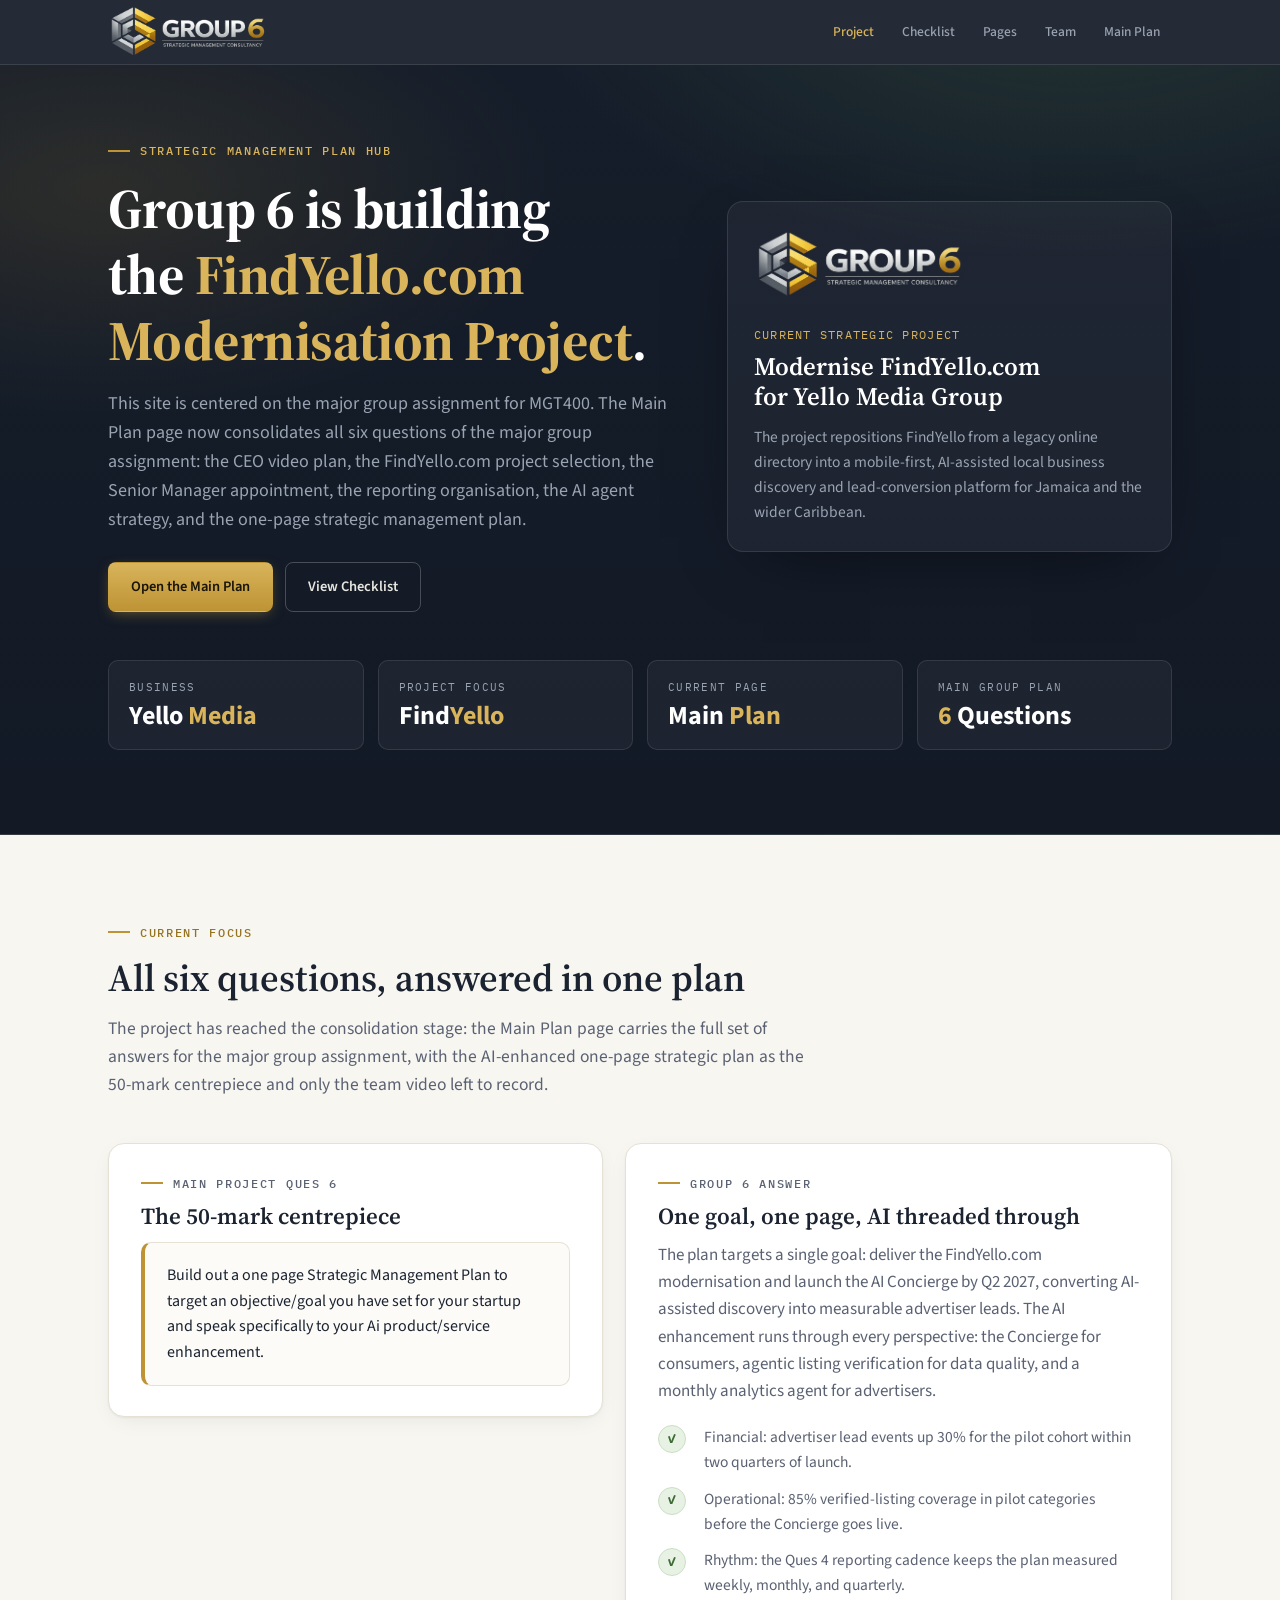
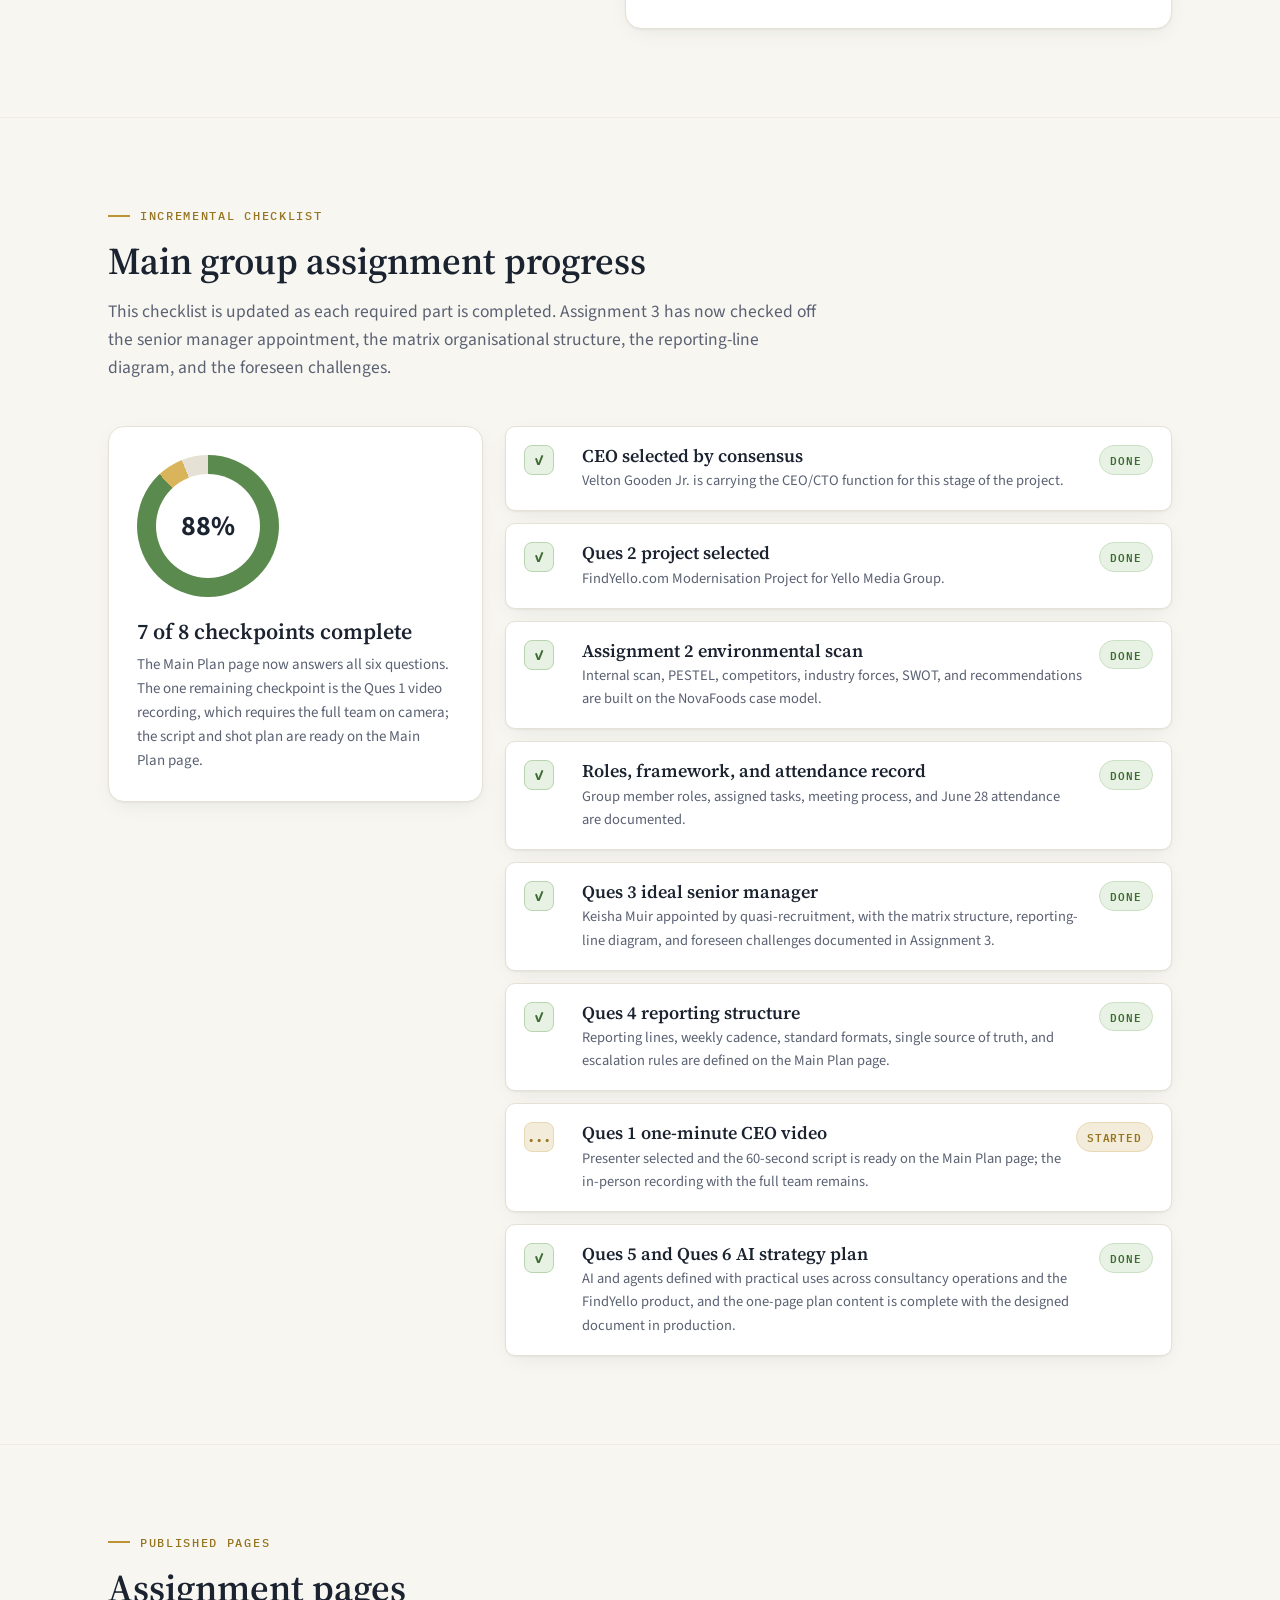
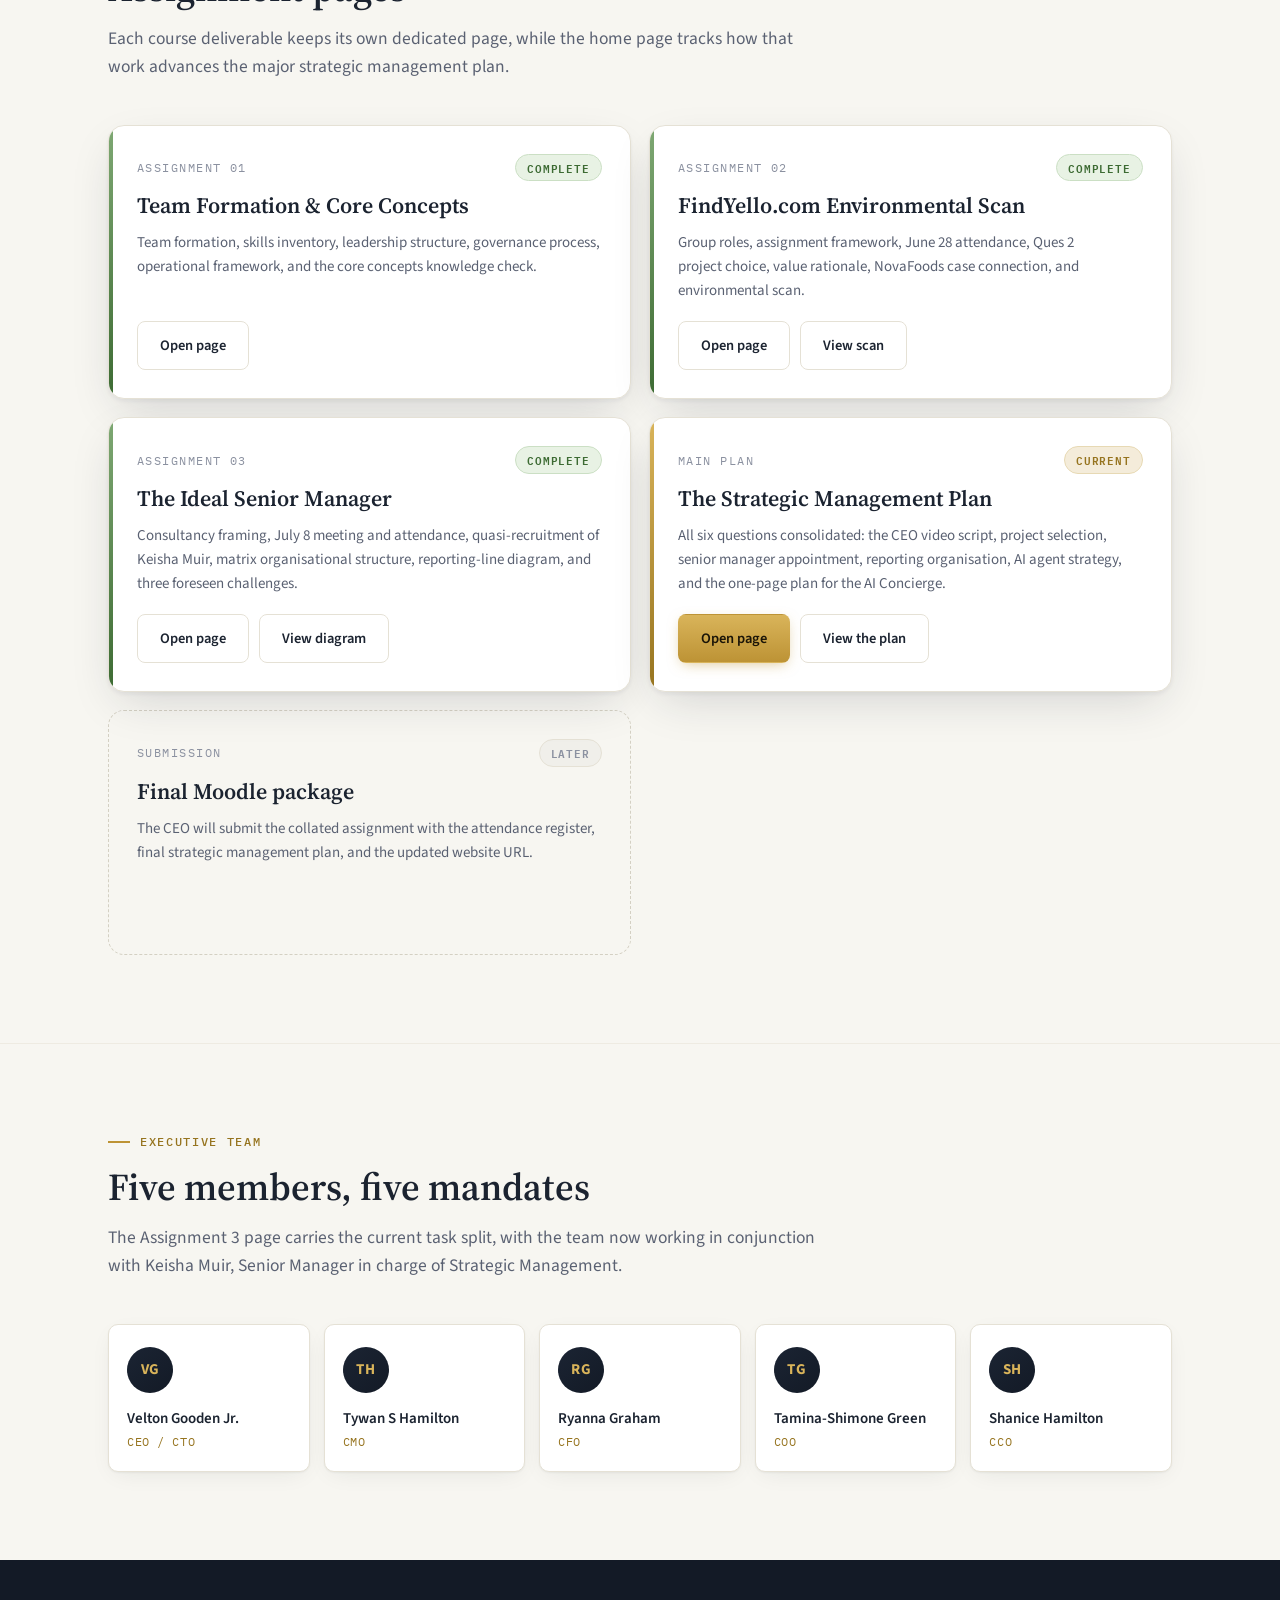
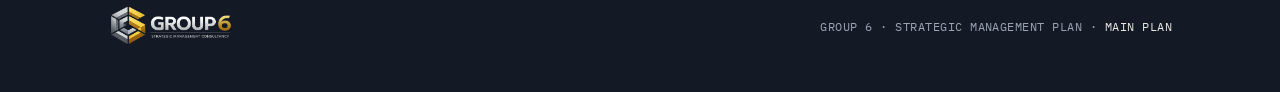
<file: index.html>
<!DOCTYPE html>
<html lang="en">
<head>
<meta charset="UTF-8">
<meta name="viewport" content="width=device-width, initial-scale=1.0">
<title>Group 6 | Strategic Management Plan Hub</title>
<link rel="preconnect" href="https://fonts.googleapis.com">
<link rel="preconnect" href="https://fonts.gstatic.com" crossorigin>
<link href="https://fonts.googleapis.com/css2?family=Source+Serif+4:wght@500;600;700&family=Source+Sans+3:wght@400;500;600;700&family=IBM+Plex+Mono:wght@400;500;600&display=swap" rel="stylesheet">
<link rel="stylesheet" href="assets/site.css">
<link rel="stylesheet" href="assets/charts.css">
<style>
  .project-hero {
    background:
      radial-gradient(900px 460px at 84% -12%, rgba(91, 138, 78, 0.22), transparent 62%),
      radial-gradient(720px 360px at 8% 16%, rgba(189, 147, 53, 0.14), transparent 64%),
      linear-gradient(180deg, #151D2A 0%, var(--dark) 100%);
    color: var(--dark-text);
    padding: 76px 0 84px;
    border-bottom: 1px solid var(--dark-line);
  }
  .project-hero .hero-grid {
    display: grid;
    grid-template-columns: minmax(0, 1.12fr) minmax(300px, 0.88fr);
    gap: 52px;
    align-items: center;
  }
  .project-hero h1 {
    font-size: clamp(34px, 4.6vw, 56px);
    font-weight: 700;
    color: #fff;
    letter-spacing: -0.01em;
    margin: 16px 0 16px;
    max-width: 820px;
  }
  .project-hero h1 span { color: var(--gold-bright); }
  .project-hero .hero-lede {
    font-size: 18px;
    color: var(--dark-text-soft);
    max-width: 660px;
    margin-bottom: 28px;
  }
  .hero-actions { display: flex; gap: 12px; flex-wrap: wrap; }
  .project-brief {
    background: rgba(255, 255, 255, 0.045);
    border: 1px solid var(--dark-line);
    border-radius: var(--radius-lg);
    padding: 26px;
    box-shadow: 0 22px 70px -36px rgba(0, 0, 0, 0.75);
  }
  .project-brief img {
    width: 210px;
    margin-bottom: 24px;
  }
  .brief-kicker {
    font-family: var(--font-mono);
    font-size: 11.5px;
    letter-spacing: 0.11em;
    text-transform: uppercase;
    color: var(--gold-bright);
    margin-bottom: 8px;
  }
  .project-brief h2 {
    color: #fff;
    font-size: 25px;
    margin-bottom: 14px;
  }
  .project-brief p {
    color: var(--dark-text-soft);
    font-size: 15.5px;
  }
  .project-hero .stat-grid { margin-top: 48px; }

  .assignment-focus {
    display: grid;
    grid-template-columns: minmax(0, 0.95fr) minmax(0, 1.05fr);
    gap: 22px;
    align-items: start;
  }
  .focus-card {
    padding: 30px 32px;
  }
  .focus-card h3 {
    font-size: 23px;
    margin: 10px 0 12px;
  }
  .focus-card p { color: var(--ink-soft); }
  .question-panel {
    background: #FCFBF8;
    border: 1px solid var(--line);
    border-left: 4px solid var(--gold);
    border-radius: var(--radius);
    padding: 20px 22px;
    color: var(--ink);
    font-size: 16px;
  }
  .decision-list {
    list-style: none;
    display: grid;
    gap: 12px;
    margin-top: 20px;
  }
  .decision-list li {
    display: grid;
    grid-template-columns: 34px 1fr;
    gap: 12px;
    align-items: start;
    color: var(--ink-soft);
    font-size: 15.5px;
  }
  .decision-list .marker {
    width: 28px;
    height: 28px;
    border-radius: 50%;
    background: #E8F2E4;
    color: #3D6B33;
    border: 1px solid #CBDFC4;
    display: flex;
    align-items: center;
    justify-content: center;
    font-family: var(--font-mono);
    font-size: 13px;
    font-weight: 700;
  }

  .checklist-layout {
    display: grid;
    grid-template-columns: minmax(260px, 0.36fr) minmax(0, 0.64fr);
    gap: 22px;
    align-items: start;
  }
  .progress-panel {
    padding: 28px;
    position: sticky;
    top: 88px;
  }
  .progress-ring {
    width: 142px;
    height: 142px;
    border-radius: 50%;
    background:
      conic-gradient(#5B8A4E 0 88%, #D9B45A 88% 94%, #E5E1D5 94% 100%);
    display: grid;
    place-items: center;
    margin-bottom: 22px;
  }
  .progress-ring::before {
    content: "88%";
    width: 104px;
    height: 104px;
    border-radius: 50%;
    background: var(--surface);
    display: grid;
    place-items: center;
    color: var(--ink);
    font-size: 28px;
    font-weight: 700;
  }
  .progress-panel h3 {
    font-size: 22px;
    margin-bottom: 8px;
  }
  .progress-panel p {
    color: var(--ink-soft);
    font-size: 15px;
  }
  .checklist {
    display: grid;
    gap: 12px;
  }
  .check-item {
    background: var(--surface);
    border: 1px solid var(--line);
    border-radius: var(--radius);
    box-shadow: var(--shadow);
    display: grid;
    grid-template-columns: 44px 1fr auto;
    gap: 14px;
    align-items: start;
    padding: 18px;
  }
  .check-box {
    width: 30px;
    height: 30px;
    border-radius: 8px;
    border: 1.5px solid var(--line);
    background: #F8F7F2;
    display: flex;
    align-items: center;
    justify-content: center;
    font-family: var(--font-mono);
    font-size: 14px;
    font-weight: 700;
    color: transparent;
  }
  .check-item.done .check-box {
    background: #E8F2E4;
    border-color: #B9D5B0;
    color: #3D6B33;
  }
  .check-item.active .check-box {
    background: var(--gold-tint);
    border-color: #E7D9B4;
    color: var(--gold-deep);
  }
  .check-copy h3 {
    font-size: 18px;
    margin-bottom: 3px;
  }
  .check-copy p {
    color: var(--ink-soft);
    font-size: 14.5px;
  }
  .check-status {
    font-family: var(--font-mono);
    font-size: 11px;
    font-weight: 600;
    letter-spacing: 0.08em;
    text-transform: uppercase;
    border-radius: 999px;
    padding: 5px 10px;
    white-space: nowrap;
  }
  .check-status.done {
    color: #3D6B33;
    background: #E8F2E4;
    border: 1px solid #CBDFC4;
  }
  .check-status.active {
    color: var(--gold-deep);
    background: var(--gold-tint);
    border: 1px solid #E7D9B4;
  }
  .check-status.todo {
    color: var(--ink-faint);
    background: #F0EFEA;
    border: 1px solid var(--line);
  }

  .assignment-grid {
    display: grid;
    grid-template-columns: repeat(2, 1fr);
    gap: 18px;
  }
  .assignment-card {
    border-radius: var(--radius-lg);
    padding: 28px;
    display: flex;
    flex-direction: column;
    gap: 12px;
    min-height: 245px;
  }
  .assignment-card.live {
    background: var(--surface);
    border: 1px solid var(--line);
    box-shadow: var(--shadow-lg);
    position: relative;
    overflow: hidden;
  }
  .assignment-card.live::before {
    content: "";
    position: absolute;
    inset: 0 auto 0 0;
    width: 4px;
    background: linear-gradient(180deg, var(--gold-bright), var(--gold-deep));
  }
  .assignment-card.complete::before {
    background: linear-gradient(180deg, #7EA873, #3D6B33);
  }
  .assignment-card.soon {
    border: 1.5px dashed #D4D0C3;
    background: transparent;
    justify-content: center;
  }
  .assignment-no {
    font-family: var(--font-mono);
    font-size: 12px;
    letter-spacing: 0.12em;
    text-transform: uppercase;
    color: var(--ink-faint);
    display: flex;
    align-items: center;
    gap: 10px;
    width: 100%;
  }
  .assignment-card h3 { font-size: 22px; }
  .assignment-card p {
    font-size: 15px;
    color: var(--ink-soft);
    flex-grow: 1;
  }
  .assignment-card .card-actions {
    display: flex;
    gap: 10px;
    flex-wrap: wrap;
    margin-top: 6px;
  }
  .status-pill {
    margin-left: auto;
    font-family: var(--font-mono);
    font-size: 11px;
    font-weight: 600;
    letter-spacing: 0.08em;
    text-transform: uppercase;
    padding: 4px 11px;
    border-radius: 999px;
    border: 1px solid var(--line);
  }
  .status-pill.live-pill {
    background: var(--gold-tint);
    color: var(--gold-deep);
    border-color: #E7D9B4;
  }
  .status-pill.done-pill {
    background: #E8F2E4;
    color: #3D6B33;
    border-color: #CBDFC4;
  }
  .status-pill.soon-pill {
    background: #F0EFEA;
    color: var(--ink-faint);
  }

  .roster-grid {
    display: grid;
    grid-template-columns: repeat(5, 1fr);
    gap: 14px;
  }
  .roster-card {
    background: var(--surface);
    border: 1px solid var(--line);
    border-radius: var(--radius);
    box-shadow: var(--shadow);
    padding: 22px 18px 20px;
    text-decoration: none;
    display: flex;
    flex-direction: column;
    gap: 4px;
    transition: transform 0.18s, box-shadow 0.18s, border-color 0.18s;
  }
  .roster-card:hover {
    transform: translateY(-3px);
    box-shadow: var(--shadow-lg);
    border-color: #DCCB9A;
  }
  .roster-avatar {
    width: 46px;
    height: 46px;
    border-radius: 50%;
    background: linear-gradient(140deg, var(--dark-2), var(--dark));
    color: var(--gold-bright);
    font-weight: 700;
    font-size: 15px;
    display: flex;
    align-items: center;
    justify-content: center;
    margin-bottom: 12px;
    letter-spacing: 0.03em;
  }
  .roster-card .roster-name {
    font-weight: 600;
    font-size: 15px;
    line-height: 1.3;
  }
  .roster-card .roster-role {
    font-family: var(--font-mono);
    font-size: 11.5px;
    letter-spacing: 0.05em;
    color: var(--gold-deep);
  }

  @media (max-width: 920px) {
    .project-hero .hero-grid,
    .assignment-focus,
    .checklist-layout {
      grid-template-columns: 1fr;
    }
    .progress-panel { position: static; }
    .assignment-grid { grid-template-columns: 1fr; }
    .roster-grid { grid-template-columns: repeat(2, 1fr); }
  }
  @media (max-width: 640px) {
    .check-item {
      grid-template-columns: 38px 1fr;
    }
    .check-status {
      grid-column: 2;
      justify-self: start;
    }
    .project-brief img { width: 180px; }
  }
</style>
</head>
<body>

<nav class="site-nav">
  <div class="container nav-inner">
    <a class="nav-brand" href="index.html">
      <img src="assets/img/group6-logo.png" alt="Group 6 logo">
    </a>
    <div class="nav-links">
      <a href="#project">Project</a>
      <a href="#checklist">Checklist</a>
      <a href="#assignments">Pages</a>
      <a href="#team">Team</a>
      <a href="assignments/main-plan.html">Main Plan</a>
    </div>
  </div>
</nav>

<header class="project-hero on-dark" id="project">
  <div class="container">
    <div class="hero-grid">
      <div>
        <p class="eyebrow">Strategic Management Plan Hub</p>
        <h1>Group 6 is building the <span>FindYello.com Modernisation Project</span>.</h1>
        <p class="hero-lede">This site is centered on the major group assignment for MGT400. The Main Plan page now consolidates all six questions of the major group assignment: the CEO video plan, the FindYello.com project selection, the Senior Manager appointment, the reporting organisation, the AI agent strategy, and the one-page strategic management plan.</p>
        <div class="hero-actions">
          <a class="btn btn-gold" href="assignments/main-plan.html">Open the Main Plan</a>
          <a class="btn btn-ghost-dark" href="#checklist">View Checklist</a>
        </div>
      </div>
      <aside class="project-brief">
        <img src="assets/img/group6-logo.png" alt="Group 6 Strategic Management Consultancy">
        <div class="brief-kicker">Current Strategic Project</div>
        <h2>Modernise FindYello.com for Yello Media Group</h2>
        <p>The project repositions FindYello from a legacy online directory into a mobile-first, AI-assisted local business discovery and lead-conversion platform for Jamaica and the wider Caribbean.</p>
      </aside>
    </div>
    <div class="stat-grid">
      <div class="stat-card">
        <div class="stat-label">Business</div>
        <div class="stat-value">Yello <span>Media</span></div>
      </div>
      <div class="stat-card">
        <div class="stat-label">Project Focus</div>
        <div class="stat-value">Find<span>Yello</span></div>
      </div>
      <div class="stat-card">
        <div class="stat-label">Current Page</div>
        <div class="stat-value">Main <span>Plan</span></div>
      </div>
      <div class="stat-card">
        <div class="stat-label">Main Group Plan</div>
        <div class="stat-value"><span>6</span> Questions</div>
      </div>
    </div>
  </div>
</header>

<section class="section" id="current">
  <div class="container">
    <div class="section-head">
      <p class="eyebrow">Current Focus</p>
      <h2>All six questions, answered in one plan</h2>
      <p class="lede">The project has reached the consolidation stage: the Main Plan page carries the full set of answers for the major group assignment, with the AI-enhanced one-page strategic plan as the 50-mark centrepiece and only the team video left to record.</p>
    </div>
    <div class="assignment-focus">
      <article class="card focus-card reveal">
        <p class="eyebrow">Main Project Ques 6</p>
        <h3>The 50-mark centrepiece</h3>
        <div class="question-panel">Build out a one page Strategic Management Plan to target an objective/goal you have set for your startup and speak specifically to your Ai product/service enhancement.</div>
      </article>
      <article class="card focus-card reveal">
        <p class="eyebrow">Group 6 Answer</p>
        <h3>One goal, one page, AI threaded through</h3>
        <p>The plan targets a single goal: deliver the FindYello.com modernisation and launch the AI Concierge by Q2 2027, converting AI-assisted discovery into measurable advertiser leads. The AI enhancement runs through every perspective: the Concierge for consumers, agentic listing verification for data quality, and a monthly analytics agent for advertisers.</p>
        <ul class="decision-list">
          <li><span class="marker">&#10003;</span><span>Financial: advertiser lead events up 30% for the pilot cohort within two quarters of launch.</span></li>
          <li><span class="marker">&#10003;</span><span>Operational: 85% verified-listing coverage in pilot categories before the Concierge goes live.</span></li>
          <li><span class="marker">&#10003;</span><span>Rhythm: the Ques 4 reporting cadence keeps the plan measured weekly, monthly, and quarterly.</span></li>
        </ul>
      </article>
    </div>
  </div>
</section>

<section class="section" id="checklist">
  <div class="container">
    <div class="section-head">
      <p class="eyebrow">Incremental Checklist</p>
      <h2>Main group assignment progress</h2>
      <p class="lede">This checklist is updated as each required part is completed. Assignment 3 has now checked off the senior manager appointment, the matrix organisational structure, the reporting-line diagram, and the foreseen challenges.</p>
    </div>
    <div class="checklist-layout">
      <aside class="card progress-panel reveal">
        <div class="progress-ring" aria-label="88 percent complete"></div>
        <h3>7 of 8 checkpoints complete</h3>
        <p>The Main Plan page now answers all six questions. The one remaining checkpoint is the Ques 1 video recording, which requires the full team on camera; the script and shot plan are ready on the Main Plan page.</p>
      </aside>
      <div class="checklist">
        <article class="check-item done reveal">
          <div class="check-box">&#10003;</div>
          <div class="check-copy">
            <h3>CEO selected by consensus</h3>
            <p>Velton Gooden Jr. is carrying the CEO/CTO function for this stage of the project.</p>
          </div>
          <div class="check-status done">Done</div>
        </article>
        <article class="check-item done reveal">
          <div class="check-box">&#10003;</div>
          <div class="check-copy">
            <h3>Ques 2 project selected</h3>
            <p>FindYello.com Modernisation Project for Yello Media Group.</p>
          </div>
          <div class="check-status done">Done</div>
        </article>
        <article class="check-item done reveal">
          <div class="check-box">&#10003;</div>
          <div class="check-copy">
            <h3>Assignment 2 environmental scan</h3>
            <p>Internal scan, PESTEL, competitors, industry forces, SWOT, and recommendations are built on the NovaFoods case model.</p>
          </div>
          <div class="check-status done">Done</div>
        </article>
        <article class="check-item done reveal">
          <div class="check-box">&#10003;</div>
          <div class="check-copy">
            <h3>Roles, framework, and attendance record</h3>
            <p>Group member roles, assigned tasks, meeting process, and June 28 attendance are documented.</p>
          </div>
          <div class="check-status done">Done</div>
        </article>
        <article class="check-item done reveal">
          <div class="check-box">&#10003;</div>
          <div class="check-copy">
            <h3>Ques 3 ideal senior manager</h3>
            <p>Keisha Muir appointed by quasi-recruitment, with the matrix structure, reporting-line diagram, and foreseen challenges documented in Assignment 3.</p>
          </div>
          <div class="check-status done">Done</div>
        </article>
        <article class="check-item done reveal">
          <div class="check-box">&#10003;</div>
          <div class="check-copy">
            <h3>Ques 4 reporting structure</h3>
            <p>Reporting lines, weekly cadence, standard formats, single source of truth, and escalation rules are defined on the Main Plan page.</p>
          </div>
          <div class="check-status done">Done</div>
        </article>
        <article class="check-item active reveal">
          <div class="check-box">...</div>
          <div class="check-copy">
            <h3>Ques 1 one-minute CEO video</h3>
            <p>Presenter selected and the 60-second script is ready on the Main Plan page; the in-person recording with the full team remains.</p>
          </div>
          <div class="check-status active">Started</div>
        </article>
        <article class="check-item done reveal">
          <div class="check-box">&#10003;</div>
          <div class="check-copy">
            <h3>Ques 5 and Ques 6 AI strategy plan</h3>
            <p>AI and agents defined with practical uses across consultancy operations and the FindYello product, and the one-page plan content is complete with the designed document in production.</p>
          </div>
          <div class="check-status done">Done</div>
        </article>
      </div>
    </div>
  </div>
</section>

<section class="section" id="assignments">
  <div class="container">
    <div class="section-head">
      <p class="eyebrow">Published Pages</p>
      <h2>Assignment pages</h2>
      <p class="lede">Each course deliverable keeps its own dedicated page, while the home page tracks how that work advances the major strategic management plan.</p>
    </div>
    <div class="assignment-grid">
      <article class="assignment-card live complete reveal">
        <div class="assignment-no">Assignment 01 <span class="status-pill done-pill">Complete</span></div>
        <h3>Team Formation &amp; Core Concepts</h3>
        <p>Team formation, skills inventory, leadership structure, governance process, operational framework, and the core concepts knowledge check.</p>
        <div class="card-actions">
          <a class="btn btn-ghost-light" href="assignments/assignment-1.html">Open page</a>
        </div>
      </article>
      <article class="assignment-card live complete reveal">
        <div class="assignment-no">Assignment 02 <span class="status-pill done-pill">Complete</span></div>
        <h3>FindYello.com Environmental Scan</h3>
        <p>Group roles, assignment framework, June 28 attendance, Ques 2 project choice, value rationale, NovaFoods case connection, and environmental scan.</p>
        <div class="card-actions">
          <a class="btn btn-ghost-light" href="assignments/assignment-2.html">Open page</a>
          <a class="btn btn-ghost-light" href="assignments/assignment-2.html#scan">View scan</a>
        </div>
      </article>
      <article class="assignment-card live complete reveal">
        <div class="assignment-no">Assignment 03 <span class="status-pill done-pill">Complete</span></div>
        <h3>The Ideal Senior Manager</h3>
        <p>Consultancy framing, July 8 meeting and attendance, quasi-recruitment of Keisha Muir, matrix organisational structure, reporting-line diagram, and three foreseen challenges.</p>
        <div class="card-actions">
          <a class="btn btn-ghost-light" href="assignments/assignment-3.html">Open page</a>
          <a class="btn btn-ghost-light" href="assignments/assignment-3.html#diagram">View diagram</a>
        </div>
      </article>
      <article class="assignment-card live reveal">
        <div class="assignment-no">Main Plan <span class="status-pill live-pill">Current</span></div>
        <h3>The Strategic Management Plan</h3>
        <p>All six questions consolidated: the CEO video script, project selection, senior manager appointment, reporting organisation, AI agent strategy, and the one-page plan for the AI Concierge.</p>
        <div class="card-actions">
          <a class="btn btn-gold" href="assignments/main-plan.html">Open page</a>
          <a class="btn btn-ghost-light" href="assignments/main-plan.html#q6">View the plan</a>
        </div>
      </article>
      <article class="assignment-card soon reveal">
        <div class="assignment-no">Submission <span class="status-pill soon-pill">Later</span></div>
        <h3>Final Moodle package</h3>
        <p>The CEO will submit the collated assignment with the attendance register, final strategic management plan, and the updated website URL.</p>
      </article>
    </div>
  </div>
</section>

<section class="section" id="team">
  <div class="container">
    <div class="section-head">
      <p class="eyebrow">Executive Team</p>
      <h2>Five members, five mandates</h2>
      <p class="lede">The Assignment 3 page carries the current task split, with the team now working in conjunction with Keisha Muir, Senior Manager in charge of Strategic Management.</p>
    </div>
    <div class="roster-grid">
      <a class="roster-card reveal" href="assignments/assignment-3.html#roles">
        <div class="roster-avatar">VG</div>
        <div class="roster-name">Velton Gooden Jr.</div>
        <div class="roster-role">CEO / CTO</div>
      </a>
      <a class="roster-card reveal" href="assignments/assignment-3.html#roles">
        <div class="roster-avatar">TH</div>
        <div class="roster-name">Tywan S Hamilton</div>
        <div class="roster-role">CMO</div>
      </a>
      <a class="roster-card reveal" href="assignments/assignment-3.html#roles">
        <div class="roster-avatar">RG</div>
        <div class="roster-name">Ryanna Graham</div>
        <div class="roster-role">CFO</div>
      </a>
      <a class="roster-card reveal" href="assignments/assignment-3.html#roles">
        <div class="roster-avatar">TG</div>
        <div class="roster-name">Tamina-Shimone Green</div>
        <div class="roster-role">COO</div>
      </a>
      <a class="roster-card reveal" href="assignments/assignment-3.html#roles">
        <div class="roster-avatar">SH</div>
        <div class="roster-name">Shanice Hamilton</div>
        <div class="roster-role">CCO</div>
      </a>
    </div>
  </div>
</section>

<footer class="site-footer">
  <div class="container footer-inner">
    <div class="footer-brand">
      <img src="assets/img/group6-logo.png" alt="Group 6 logo">
    </div>
    <p class="footer-meta">GROUP 6 &middot; STRATEGIC MANAGEMENT PLAN &middot; <a href="assignments/main-plan.html">MAIN PLAN</a></p>
  </div>
</footer>

<script src="assets/charts.js"></script>
</body>
</html>
</file>
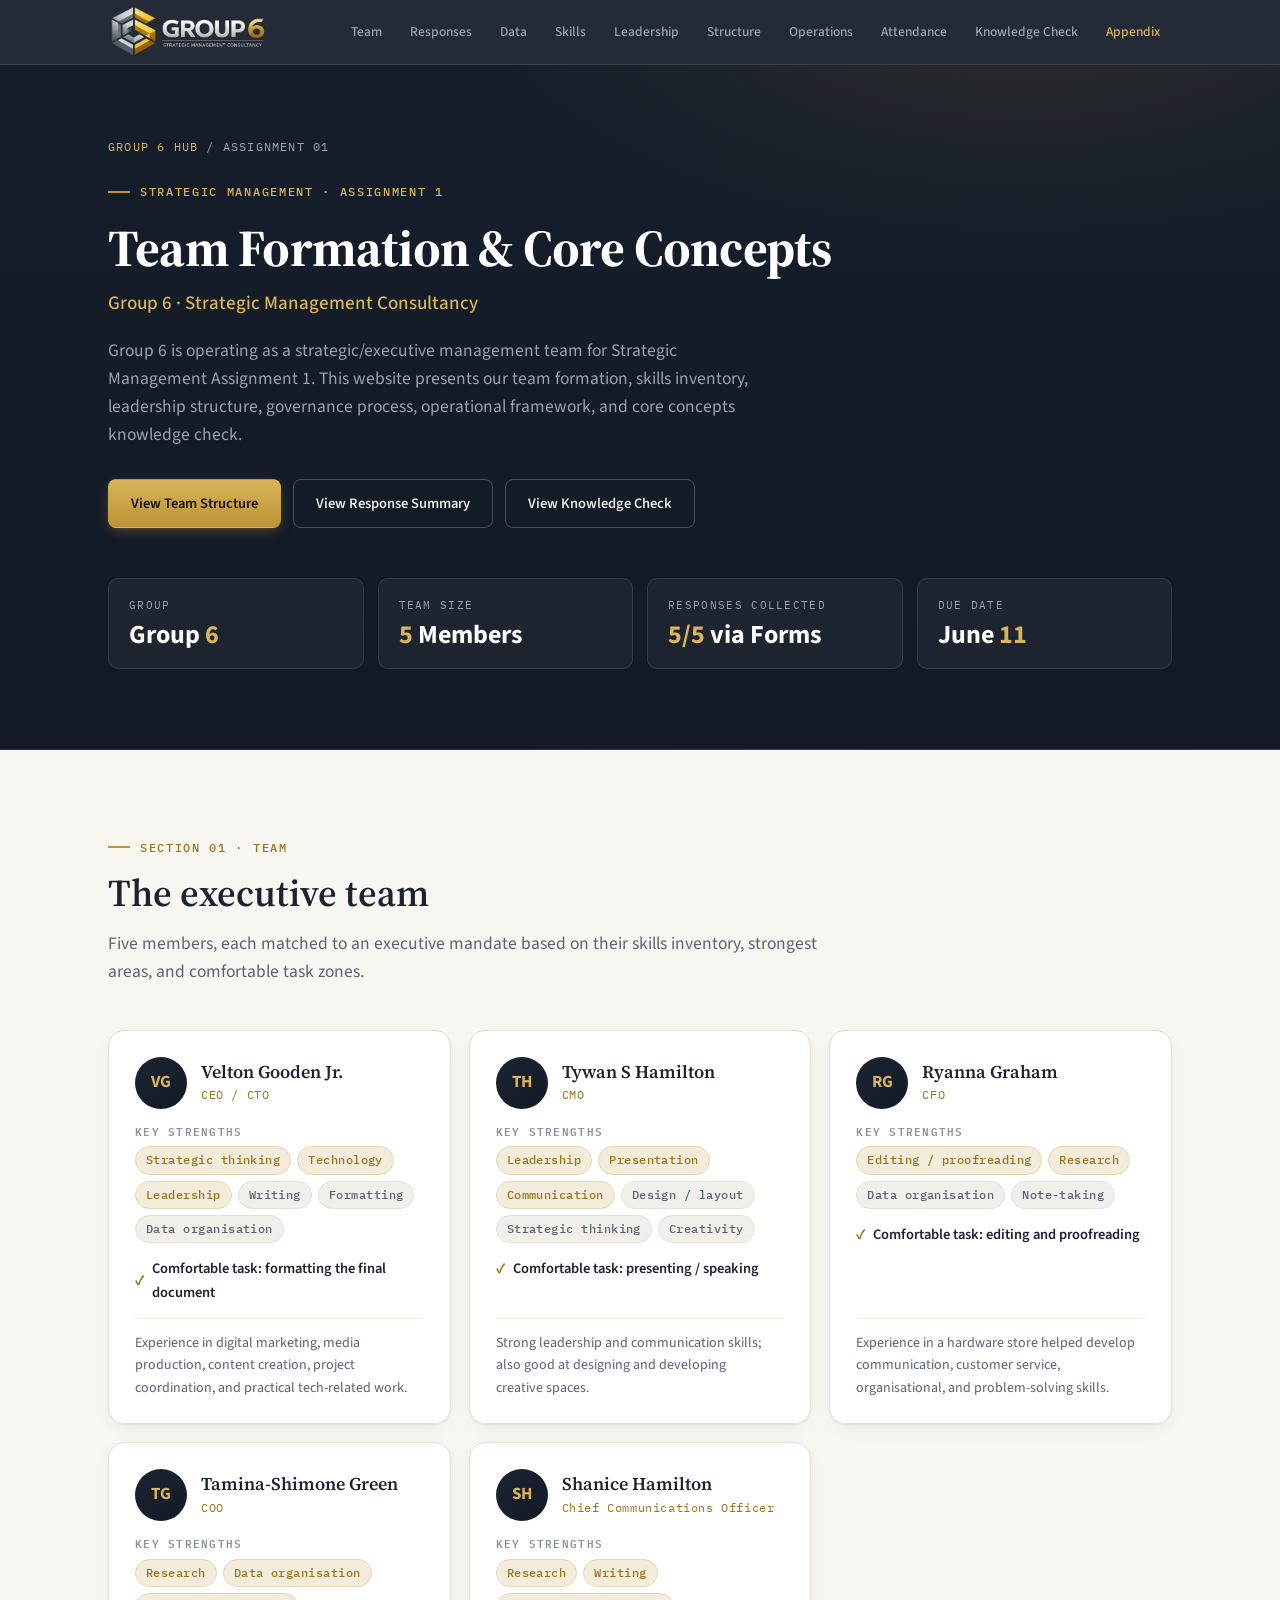
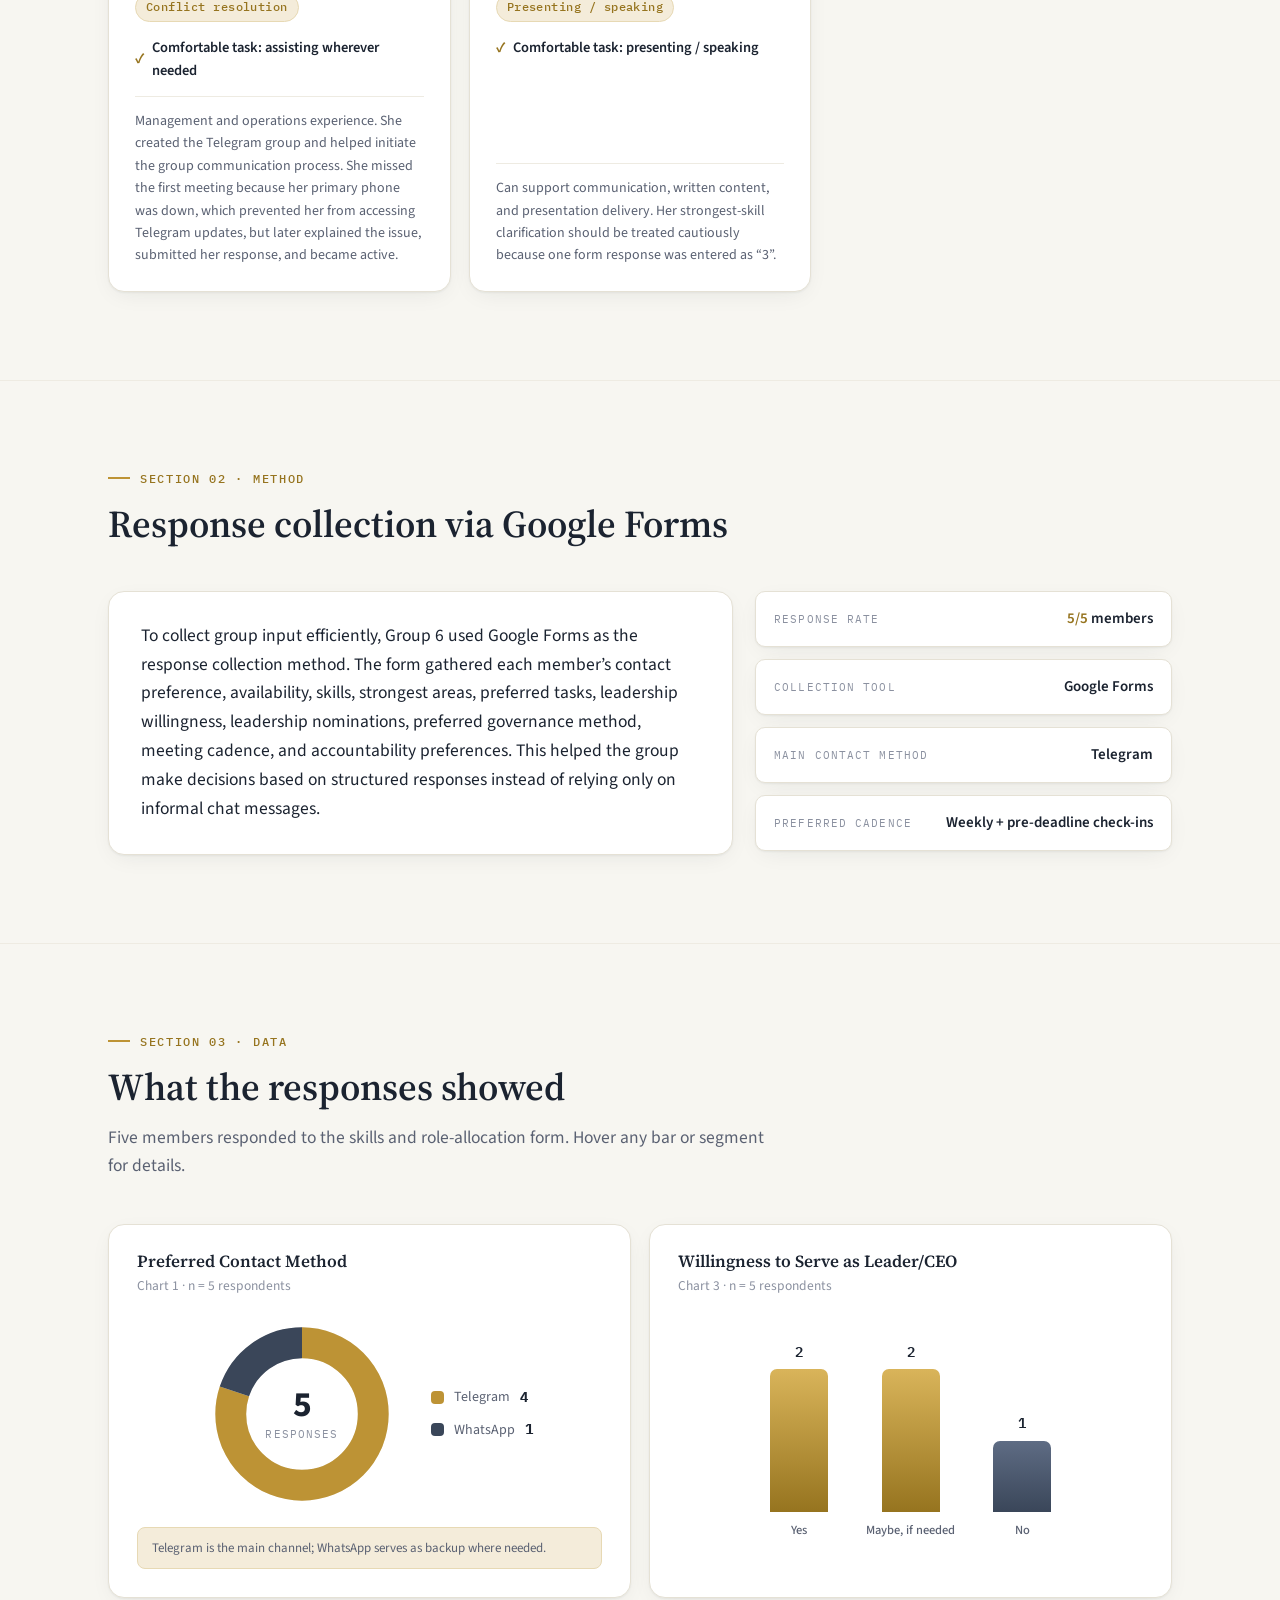
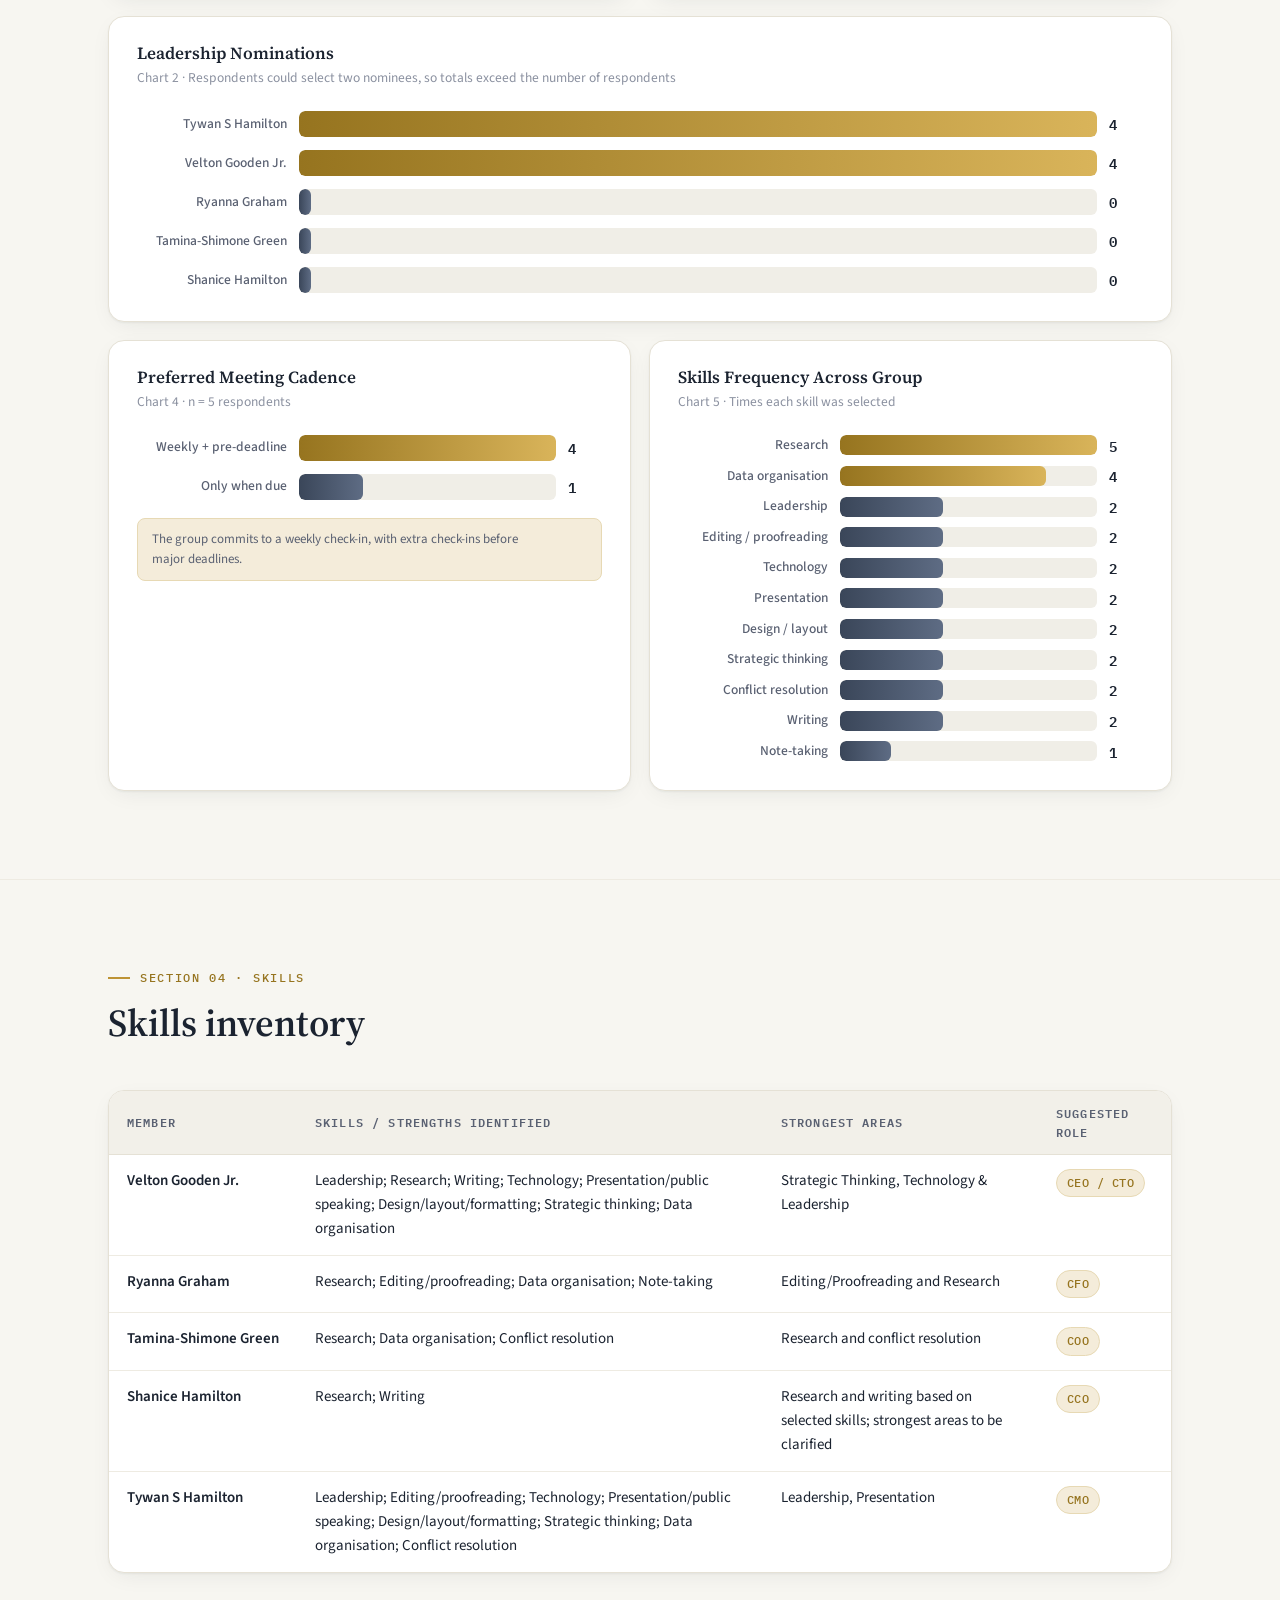
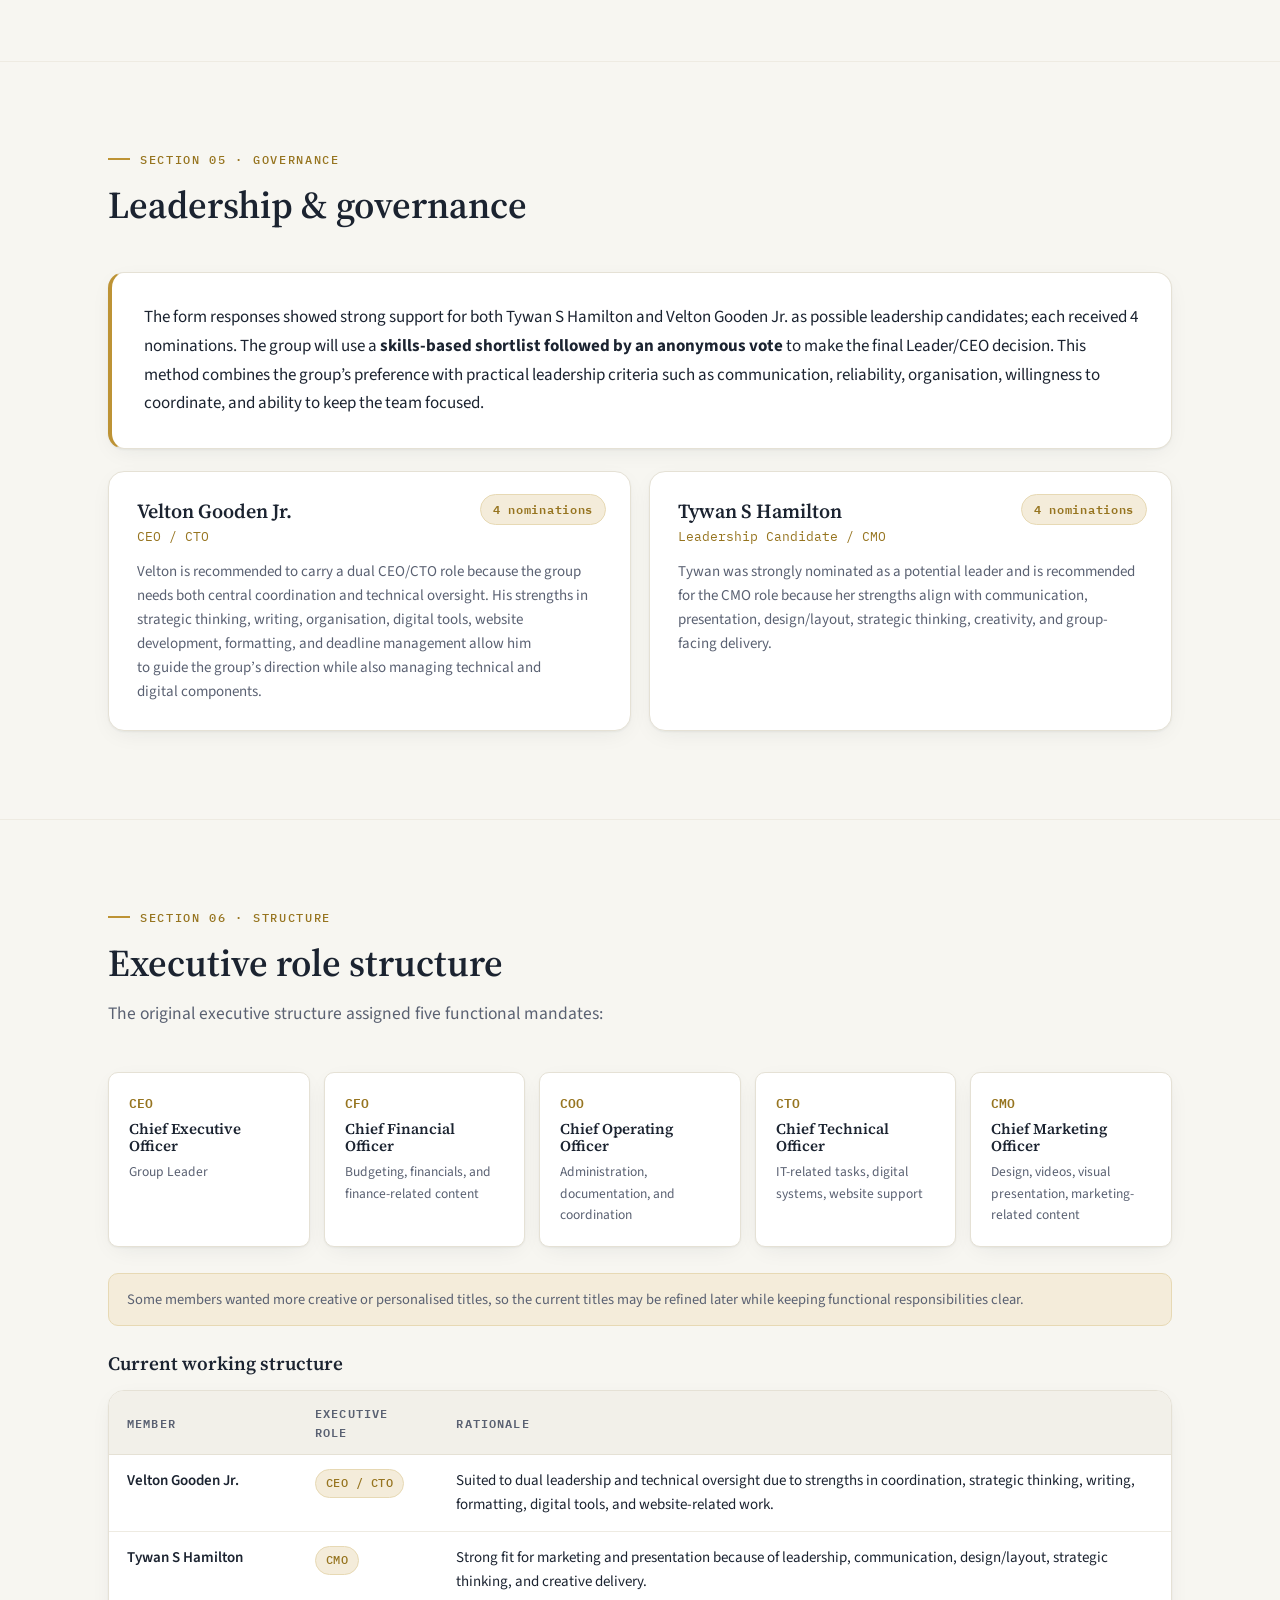
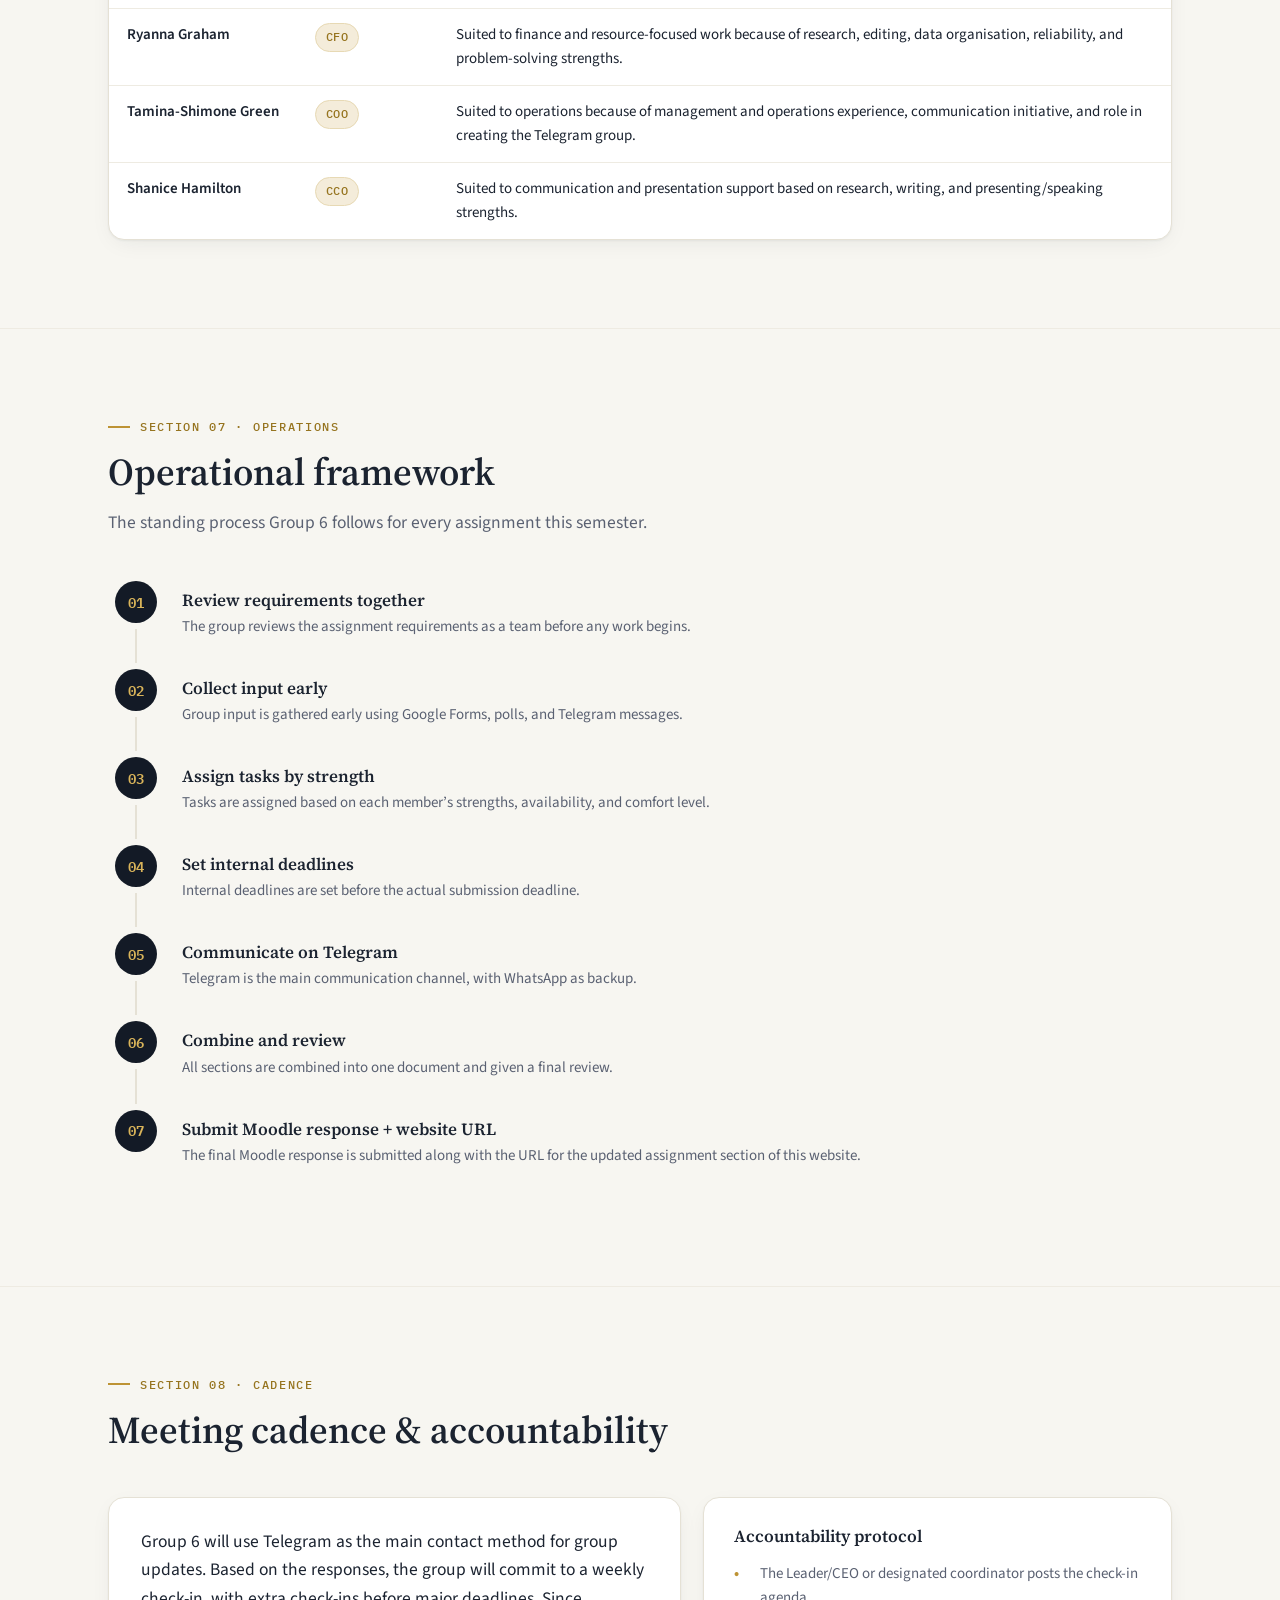
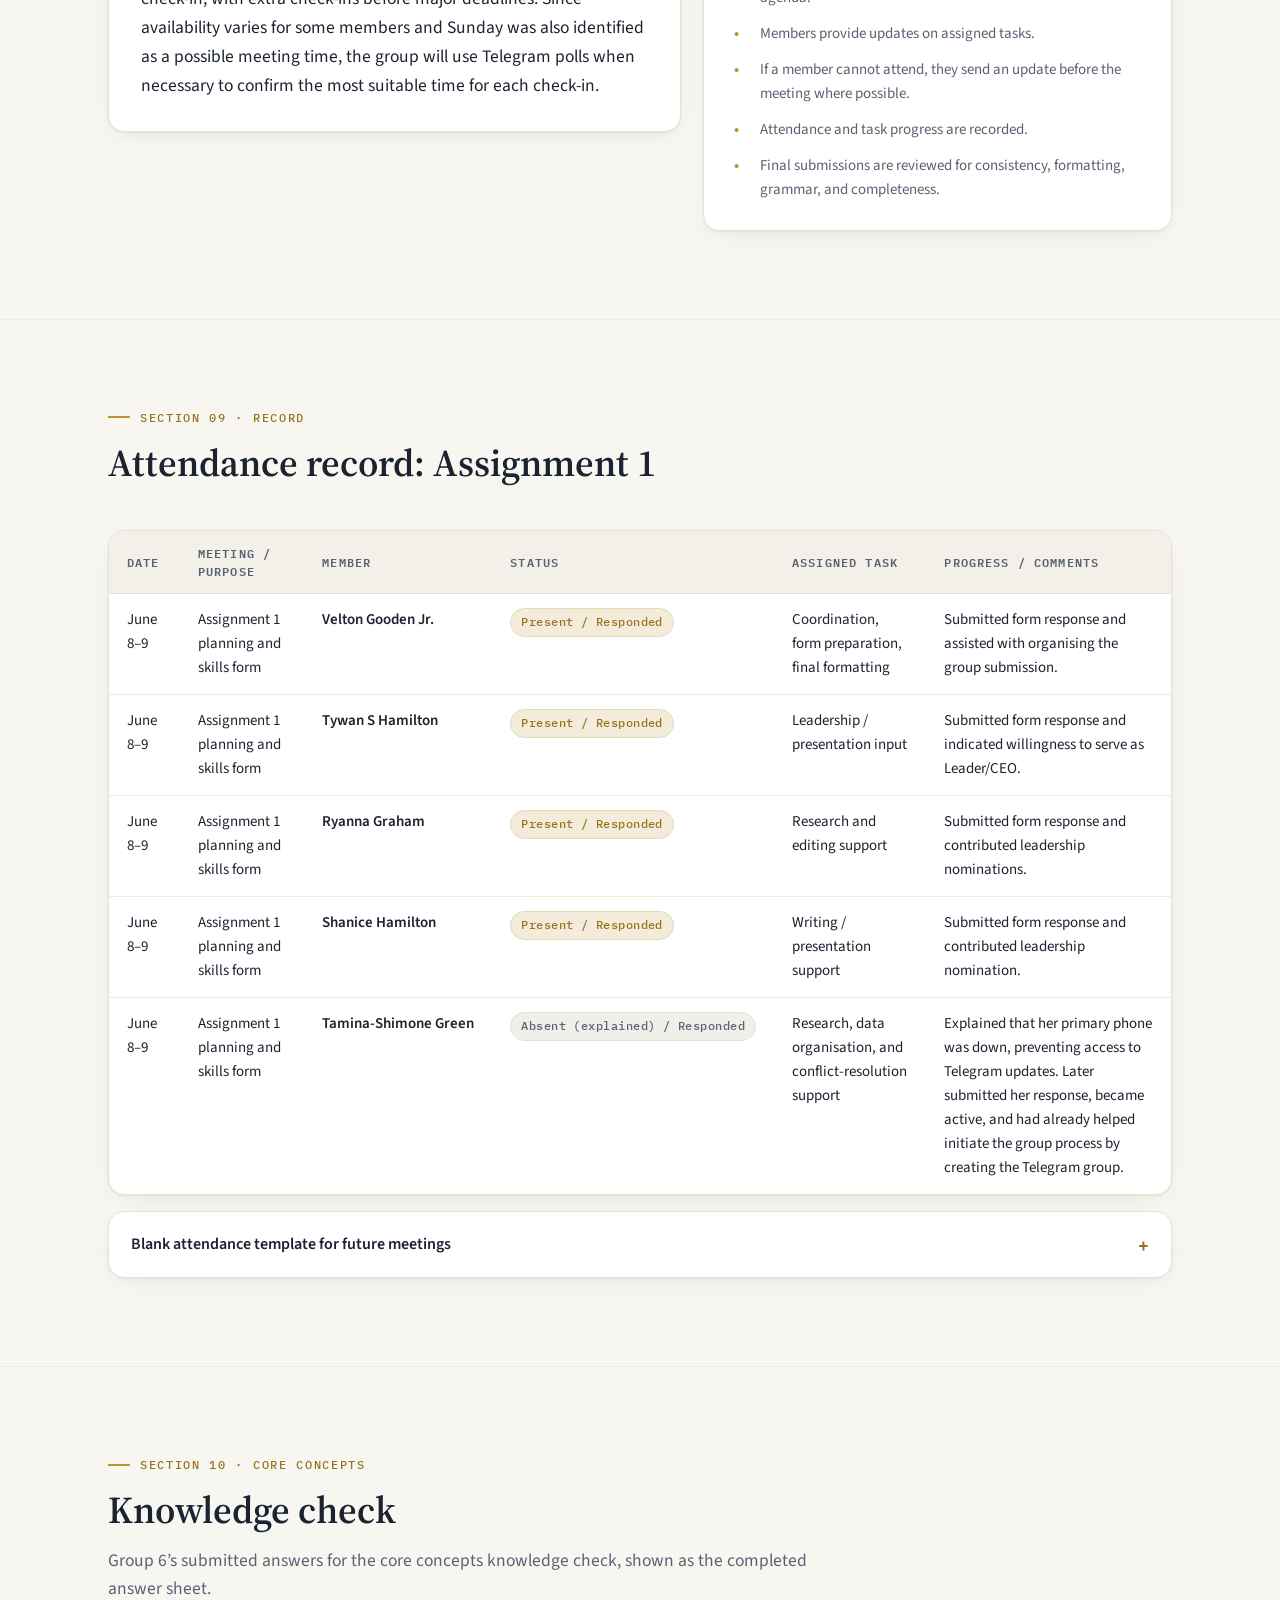
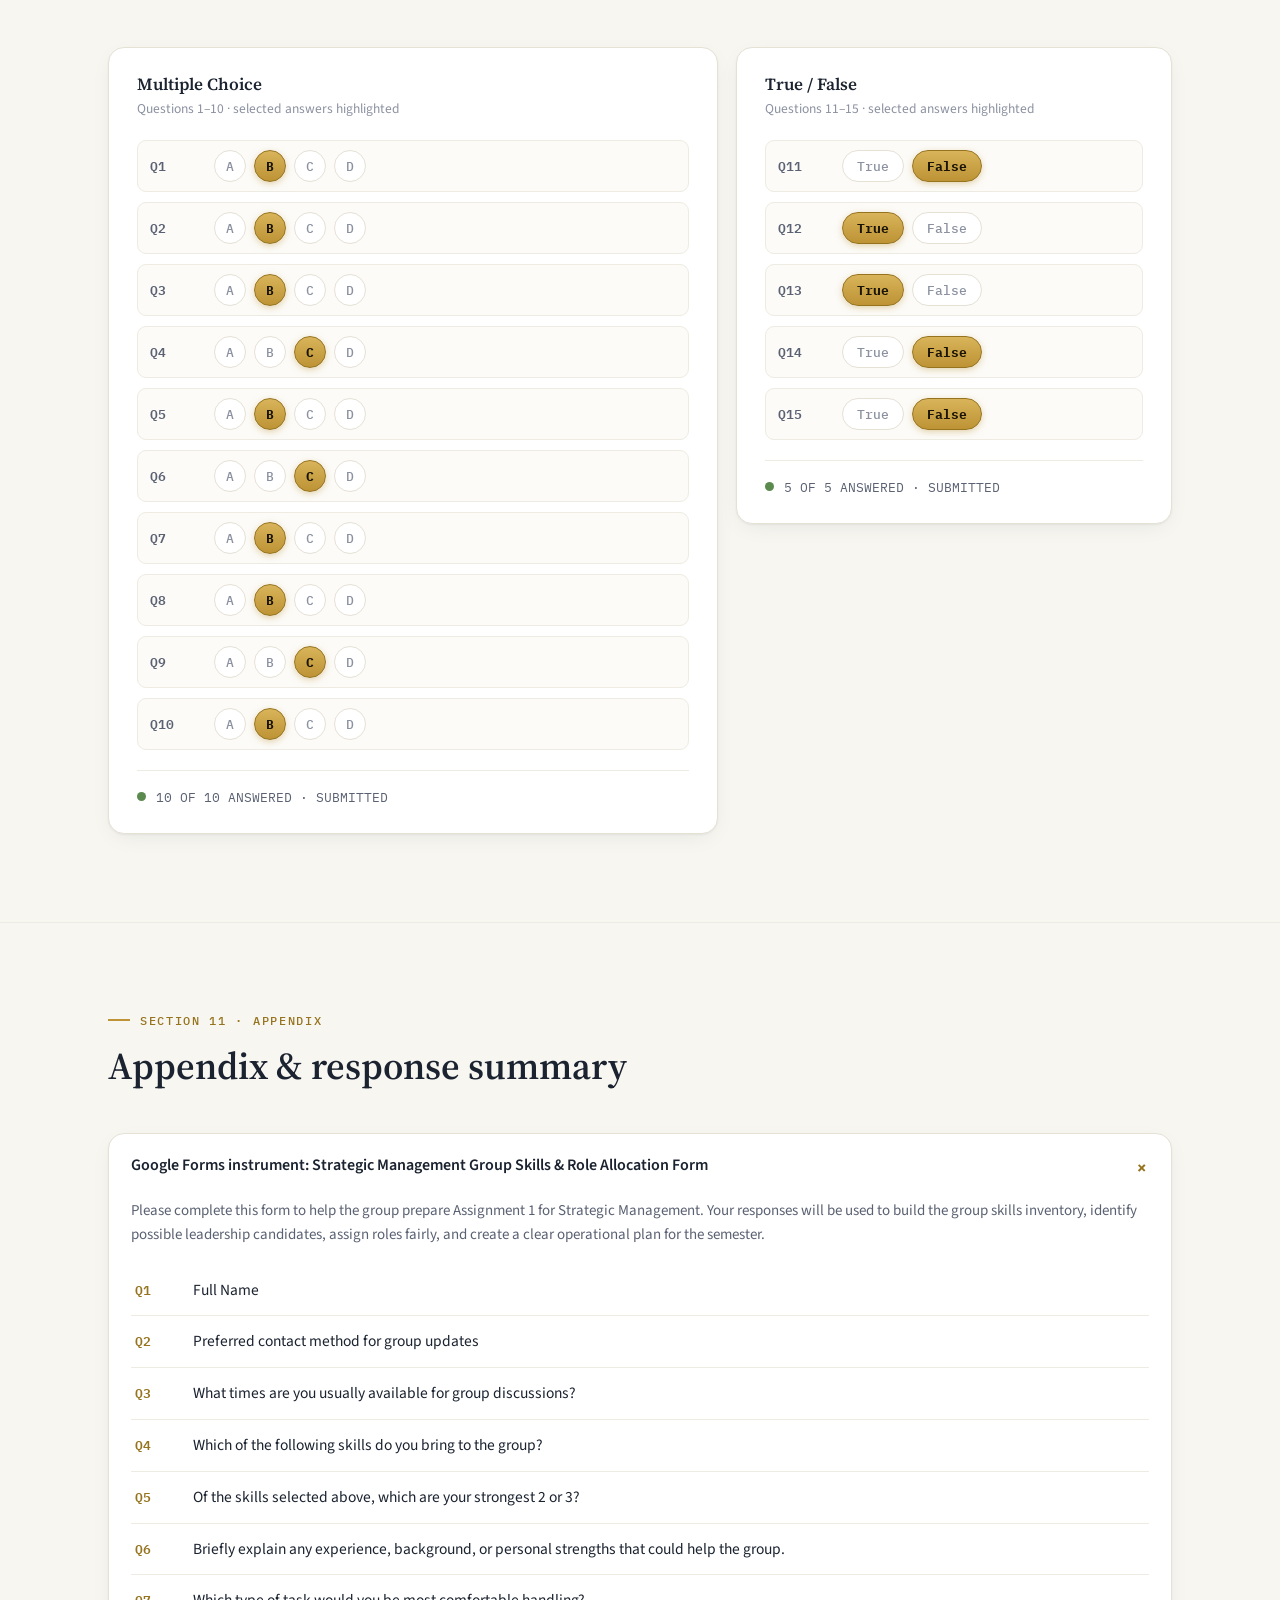
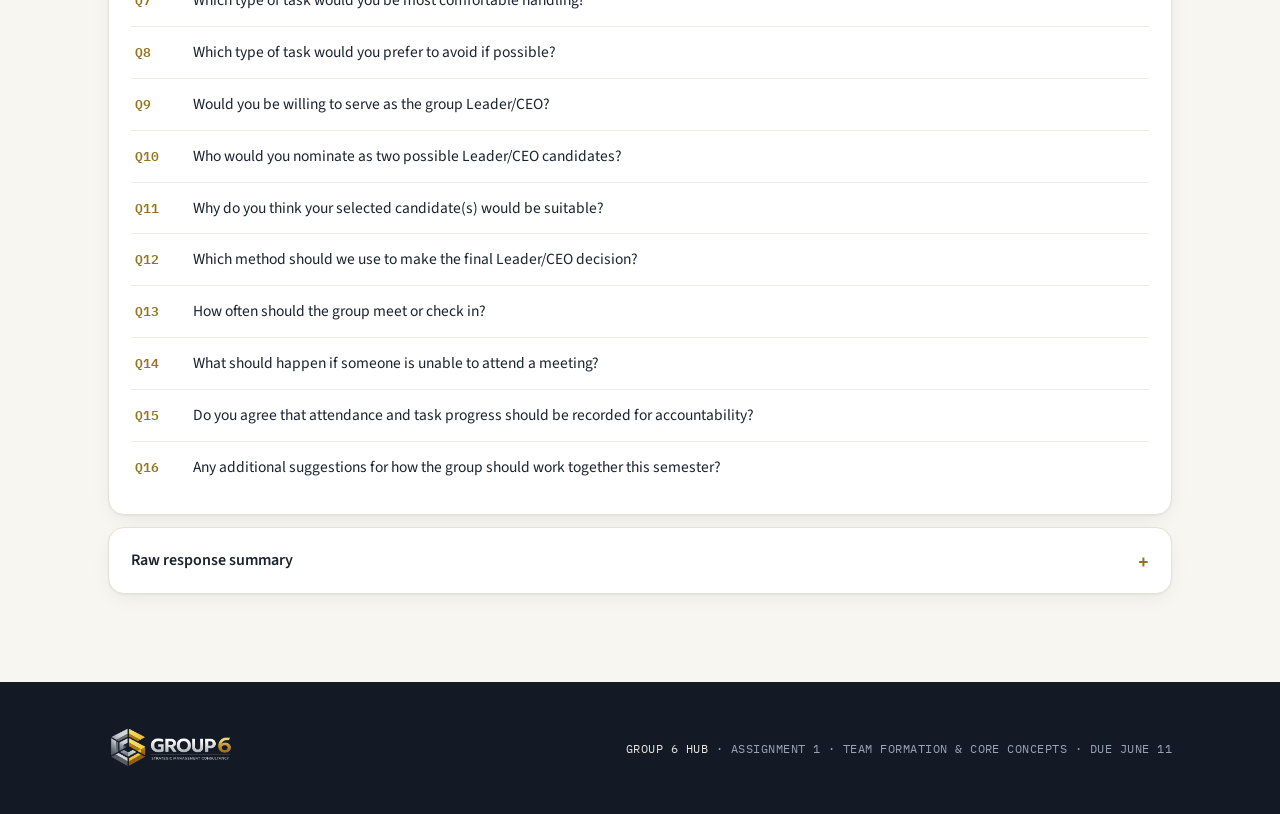
<file: assignments/assignment-1.html>
<!DOCTYPE html>
<html lang="en">
<head>
<meta charset="UTF-8">
<meta name="viewport" content="width=device-width, initial-scale=1.0">
<title>Assignment 1 | Team Formation &amp; Core Concepts · Group 6</title>
<link rel="preconnect" href="https://fonts.googleapis.com">
<link rel="preconnect" href="https://fonts.gstatic.com" crossorigin>
<link href="https://fonts.googleapis.com/css2?family=Source+Serif+4:wght@500;600;700&family=Source+Sans+3:wght@400;500;600;700&family=IBM+Plex+Mono:wght@400;500;600&display=swap" rel="stylesheet">
<link rel="stylesheet" href="../assets/site.css">
<link rel="stylesheet" href="../assets/charts.css">
<style>
  /* ---------- Hero ---------- */
  .a1-hero {
    background:
      radial-gradient(900px 420px at 80% -10%, rgba(189, 147, 53, 0.13), transparent 60%),
      linear-gradient(180deg, #161E2B 0%, var(--dark) 100%);
    color: var(--dark-text);
    padding: 72px 0 80px;
    border-bottom: 1px solid var(--dark-line);
  }
  .a1-hero .crumb {
    font-family: var(--font-mono);
    font-size: 12px;
    letter-spacing: 0.1em;
    text-transform: uppercase;
    color: var(--dark-text-soft);
    margin-bottom: 26px;
  }
  .a1-hero .crumb a { color: var(--gold-bright); text-decoration: none; }
  .a1-hero .crumb a:hover { text-decoration: underline; }
  .a1-hero h1 {
    font-size: clamp(32px, 4.4vw, 52px);
    font-weight: 700;
    color: #fff;
    letter-spacing: -0.015em;
    margin: 16px 0 10px;
    max-width: 800px;
  }
  .a1-hero .hero-sub {
    font-size: 19px;
    font-weight: 500;
    color: var(--gold-bright);
    margin-bottom: 18px;
  }
  .a1-hero .hero-lede {
    font-size: 17.5px;
    color: var(--dark-text-soft);
    max-width: 680px;
    margin-bottom: 30px;
  }
  .a1-hero .hero-ctas { display: flex; gap: 12px; flex-wrap: wrap; }
  .a1-hero .stat-grid { margin-top: 50px; }

  /* ---------- Team cards ---------- */
  .team-grid {
    display: grid;
    grid-template-columns: repeat(auto-fit, minmax(310px, 1fr));
    gap: 18px;
  }
  .member-card { padding: 26px 26px 24px; display: flex; flex-direction: column; gap: 14px; }
  .member-head { display: flex; align-items: center; gap: 14px; }
  .member-avatar {
    width: 52px;
    height: 52px;
    border-radius: 50%;
    background: linear-gradient(140deg, var(--dark-2), var(--dark));
    color: var(--gold-bright);
    font-weight: 700;
    font-size: 17px;
    display: flex;
    align-items: center;
    justify-content: center;
    flex-shrink: 0;
  }
  .member-head h3 { font-size: 18px; line-height: 1.2; }
  .member-head .member-role {
    font-family: var(--font-mono);
    font-size: 12px;
    letter-spacing: 0.05em;
    color: var(--gold-deep);
    margin-top: 3px;
  }
  .member-field .field-label {
    font-family: var(--font-mono);
    font-size: 10.5px;
    font-weight: 600;
    letter-spacing: 0.12em;
    text-transform: uppercase;
    color: var(--ink-faint);
    margin-bottom: 7px;
  }
  .strength-tags { display: flex; flex-wrap: wrap; gap: 6px; }
  .member-task {
    font-size: 14.5px;
    font-weight: 600;
    display: flex;
    align-items: center;
    gap: 8px;
  }
  .member-task::before { content: "✓"; color: var(--gold-deep); font-weight: 700; }
  .member-note {
    font-size: 14px;
    color: var(--ink-soft);
    border-top: 1px solid var(--line-soft);
    padding-top: 13px;
    margin-top: auto;
  }

  /* ---------- Forms method panel ---------- */
  .method-grid {
    display: grid;
    grid-template-columns: 1.2fr 0.8fr;
    gap: 22px;
    align-items: start;
  }
  .method-copy { padding: 30px 32px; font-size: 16.5px; color: var(--ink-soft); }
  .method-copy .big-quote {
    font-size: 17.5px;
    color: var(--ink);
    line-height: 1.65;
  }
  .mini-stats { display: grid; gap: 12px; }
  .mini-stat {
    background: var(--surface);
    border: 1px solid var(--line);
    border-radius: var(--radius);
    box-shadow: var(--shadow);
    padding: 15px 18px;
    display: flex;
    align-items: baseline;
    justify-content: space-between;
    gap: 14px;
  }
  .mini-stat .ms-label {
    font-family: var(--font-mono);
    font-size: 11px;
    letter-spacing: 0.1em;
    text-transform: uppercase;
    color: var(--ink-faint);
  }
  .mini-stat .ms-value { font-weight: 600; font-size: 15px; text-align: right; }
  .mini-stat .ms-value span { color: var(--gold-deep); }

  /* ---------- Charts grid ---------- */
  .charts-grid {
    display: grid;
    grid-template-columns: repeat(2, 1fr);
    gap: 18px;
  }
  .charts-grid .span-2 { grid-column: span 2; }

  /* ---------- Leadership ---------- */
  .governance-callout {
    padding: 30px 32px;
    font-size: 17px;
    line-height: 1.7;
    color: var(--ink);
    border-left: 4px solid var(--gold);
    margin-bottom: 22px;
  }
  .candidate-grid { display: grid; grid-template-columns: 1fr 1fr; gap: 18px; }
  .candidate-card { padding: 28px 28px 26px; position: relative; }
  .candidate-card .nom-badge {
    position: absolute;
    top: 22px;
    right: 24px;
    font-family: var(--font-mono);
    font-size: 11.5px;
    font-weight: 600;
    letter-spacing: 0.06em;
    background: var(--gold-tint);
    color: var(--gold-deep);
    border: 1px solid #E7D9B4;
    border-radius: 999px;
    padding: 5px 12px;
  }
  .candidate-card h3 { font-size: 20px; margin-bottom: 2px; padding-right: 130px; }
  .candidate-card .cand-role {
    font-family: var(--font-mono);
    font-size: 12.5px;
    color: var(--gold-deep);
    margin-bottom: 14px;
  }
  .candidate-card p { font-size: 15px; color: var(--ink-soft); }

  /* ---------- Role structure ---------- */
  .role-orig-grid {
    display: grid;
    grid-template-columns: repeat(auto-fit, minmax(200px, 1fr));
    gap: 14px;
    margin-bottom: 26px;
  }
  .role-orig {
    background: var(--surface);
    border: 1px solid var(--line);
    border-radius: var(--radius);
    box-shadow: var(--shadow);
    padding: 20px;
  }
  .role-orig .role-abbr {
    font-family: var(--font-mono);
    font-size: 13px;
    font-weight: 600;
    color: var(--gold-deep);
    margin-bottom: 6px;
  }
  .role-orig h4 { font-size: 15px; margin-bottom: 6px; }
  .role-orig p { font-size: 13.5px; color: var(--ink-soft); }
  .role-note {
    font-size: 14.5px;
    color: var(--ink-soft);
    background: var(--gold-tint);
    border: 1px solid #E7D9B4;
    border-radius: var(--radius);
    padding: 14px 18px;
    margin-bottom: 26px;
  }

  /* ---------- Timeline ---------- */
  .timeline { display: grid; gap: 0; max-width: 760px; }
  .tl-step { display: grid; grid-template-columns: 56px 1fr; gap: 18px; }
  .tl-marker { display: flex; flex-direction: column; align-items: center; }
  .tl-num {
    width: 42px;
    height: 42px;
    border-radius: 50%;
    background: var(--dark);
    color: var(--gold-bright);
    font-family: var(--font-mono);
    font-weight: 600;
    font-size: 14px;
    display: flex;
    align-items: center;
    justify-content: center;
    flex-shrink: 0;
  }
  .tl-line { width: 2px; flex-grow: 1; background: var(--line); margin: 6px 0; }
  .tl-step:last-child .tl-line { display: none; }
  .tl-body { padding-bottom: 30px; }
  .tl-body h3 { font-size: 17px; margin-top: 9px; margin-bottom: 5px; }
  .tl-body p { font-size: 15px; color: var(--ink-soft); }

  /* ---------- Accountability ---------- */
  .cadence-grid { display: grid; grid-template-columns: 1.1fr 0.9fr; gap: 22px; align-items: start; }
  .protocol-list { padding: 28px 30px; }
  .protocol-list h3 { font-size: 17px; margin-bottom: 16px; }
  .protocol-list ul { list-style: none; display: grid; gap: 12px; }
  .protocol-list li {
    font-size: 15px;
    color: var(--ink-soft);
    padding-left: 26px;
    position: relative;
  }
  .protocol-list li::before {
    content: "\2022";
    position: absolute;
    left: 0;
    color: var(--gold);
    font-weight: 700;
  }

  /* ---------- Quiz ---------- */
  .quiz-grid { display: grid; grid-template-columns: 1.4fr 1fr; gap: 18px; align-items: start; }
  .quiz-card { padding: 26px 28px; }
  .quiz-card h3 { font-size: 17px; margin-bottom: 4px; }
  .quiz-card .quiz-sub { font-size: 13.5px; color: var(--ink-faint); margin-bottom: 20px; }
  .quiz-rows { display: grid; gap: 10px; }
  .quiz-row {
    display: grid;
    grid-template-columns: 52px 1fr;
    align-items: center;
    gap: 12px;
    padding: 9px 12px;
    border: 1px solid var(--line-soft);
    border-radius: 9px;
    background: #FCFBF8;
  }
  .quiz-row .q-no {
    font-family: var(--font-mono);
    font-size: 12.5px;
    font-weight: 600;
    color: var(--ink-soft);
  }
  .quiz-opts { display: flex; gap: 8px; }
  .quiz-opt {
    width: 32px;
    height: 32px;
    border-radius: 50%;
    border: 1.5px solid var(--line);
    background: var(--surface);
    color: var(--ink-faint);
    font-family: var(--font-mono);
    font-size: 12.5px;
    font-weight: 500;
    display: flex;
    align-items: center;
    justify-content: center;
  }
  .quiz-opt.sel {
    background: linear-gradient(180deg, var(--gold-bright), var(--gold));
    border-color: var(--gold-deep);
    color: #1A1407;
    font-weight: 700;
    box-shadow: 0 2px 8px -2px rgba(189, 147, 53, 0.6);
  }
  .quiz-opt.tf { width: auto; border-radius: 999px; padding: 0 14px; }
  .quiz-score {
    display: flex;
    align-items: center;
    gap: 10px;
    margin-top: 20px;
    padding-top: 16px;
    border-top: 1px solid var(--line-soft);
    font-family: var(--font-mono);
    font-size: 12.5px;
    color: var(--ink-soft);
  }
  .quiz-score .dot { width: 9px; height: 9px; border-radius: 50%; background: #5B8A4E; }

  /* ---------- Appendix form ---------- */
  .form-q-list { list-style: none; counter-reset: fq; display: grid; gap: 0; }
  .form-q-list li {
    counter-increment: fq;
    display: grid;
    grid-template-columns: 44px 1fr;
    gap: 14px;
    align-items: baseline;
    padding: 13px 4px;
    font-size: 15.5px;
    border-bottom: 1px solid var(--line-soft);
  }
  .form-q-list li:last-child { border-bottom: none; }
  .form-q-list li::before {
    content: "Q" counter(fq);
    font-family: var(--font-mono);
    font-size: 12.5px;
    font-weight: 600;
    color: var(--gold-deep);
  }

  @media (max-width: 880px) {
    .method-grid, .candidate-grid, .charts-grid, .cadence-grid, .quiz-grid { grid-template-columns: 1fr; }
    .charts-grid .span-2 { grid-column: span 1; }
    .candidate-card h3 { padding-right: 0; }
    .candidate-card .nom-badge { position: static; display: inline-block; margin-bottom: 10px; }
  }
</style>
</head>
<body>

<nav class="site-nav">
  <div class="container nav-inner">
    <a class="nav-brand" href="../index.html">
      <img src="../assets/img/group6-logo.png" alt="Group 6 logo">
    </a>
    <div class="nav-links">
      <a href="#team">Team</a>
      <a href="#form-method">Responses</a>
      <a href="#data">Data</a>
      <a href="#skills">Skills</a>
      <a href="#leadership">Leadership</a>
      <a href="#structure">Structure</a>
      <a href="#framework">Operations</a>
      <a href="#attendance">Attendance</a>
      <a href="#knowledge">Knowledge Check</a>
      <a href="#appendix">Appendix</a>
    </div>
  </div>
</nav>

<header class="a1-hero on-dark" id="overview" data-screen-label="Hero">
  <div class="container">
    <p class="crumb"><a href="../index.html">Group 6 Hub</a> / Assignment 01</p>
    <p class="eyebrow">Strategic Management · Assignment 1</p>
    <h1>Team Formation &amp; Core Concepts</h1>
    <p class="hero-sub">Group 6 · Strategic Management Consultancy</p>
    <p class="hero-lede">Group 6 is operating as a strategic/executive management team for Strategic Management Assignment 1. This website presents our team formation, skills inventory, leadership structure, governance process, operational framework, and core concepts knowledge check.</p>
    <div class="hero-ctas">
      <a class="btn btn-gold" href="#structure">View Team Structure</a>
      <a class="btn btn-ghost-dark" href="#data">View Response Summary</a>
      <a class="btn btn-ghost-dark" href="#knowledge">View Knowledge Check</a>
    </div>
    <div class="stat-grid">
      <div class="stat-card">
        <div class="stat-label">Group</div>
        <div class="stat-value">Group <span>6</span></div>
      </div>
      <div class="stat-card">
        <div class="stat-label">Team Size</div>
        <div class="stat-value"><span>5</span> Members</div>
      </div>
      <div class="stat-card">
        <div class="stat-label">Responses Collected</div>
        <div class="stat-value"><span>5/5</span> via Forms</div>
      </div>
      <div class="stat-card">
        <div class="stat-label">Due Date</div>
        <div class="stat-value">June <span>11</span></div>
      </div>
    </div>
  </div>
</header>

<section class="section" id="team" data-screen-label="Team Members">
  <div class="container">
    <div class="section-head">
      <p class="eyebrow">Section 01 · Team</p>
      <h2>The executive team</h2>
      <p class="lede">Five members, each matched to an executive mandate based on their skills inventory, strongest areas, and comfortable task zones.</p>
    </div>
    <div class="team-grid">
      <article class="card member-card reveal">
        <div class="member-head">
          <div class="member-avatar">VG</div>
          <div>
            <h3>Velton Gooden Jr.</h3>
            <div class="member-role">CEO / CTO</div>
          </div>
        </div>
        <div class="member-field">
          <div class="field-label">Key strengths</div>
          <div class="strength-tags">
            <span class="tag">Strategic thinking</span>
            <span class="tag">Technology</span>
            <span class="tag">Leadership</span>
            <span class="tag neutral">Writing</span>
            <span class="tag neutral">Formatting</span>
            <span class="tag neutral">Data organisation</span>
          </div>
        </div>
        <div class="member-task">Comfortable task: formatting the final document</div>
        <p class="member-note">Experience in digital marketing, media production, content creation, project coordination, and practical tech-related work.</p>
      </article>

      <article class="card member-card reveal">
        <div class="member-head">
          <div class="member-avatar">TH</div>
          <div>
            <h3>Tywan S Hamilton</h3>
            <div class="member-role">CMO</div>
          </div>
        </div>
        <div class="member-field">
          <div class="field-label">Key strengths</div>
          <div class="strength-tags">
            <span class="tag">Leadership</span>
            <span class="tag">Presentation</span>
            <span class="tag">Communication</span>
            <span class="tag neutral">Design / layout</span>
            <span class="tag neutral">Strategic thinking</span>
            <span class="tag neutral">Creativity</span>
          </div>
        </div>
        <div class="member-task">Comfortable task: presenting / speaking</div>
        <p class="member-note">Strong leadership and communication skills; also good at designing and developing creative spaces.</p>
      </article>

      <article class="card member-card reveal">
        <div class="member-head">
          <div class="member-avatar">RG</div>
          <div>
            <h3>Ryanna Graham</h3>
            <div class="member-role">CFO</div>
          </div>
        </div>
        <div class="member-field">
          <div class="field-label">Key strengths</div>
          <div class="strength-tags">
            <span class="tag">Editing / proofreading</span>
            <span class="tag">Research</span>
            <span class="tag neutral">Data organisation</span>
            <span class="tag neutral">Note-taking</span>
          </div>
        </div>
        <div class="member-task">Comfortable task: editing and proofreading</div>
        <p class="member-note">Experience in a hardware store helped develop communication, customer service, organisational, and problem-solving skills.</p>
      </article>

      <article class="card member-card reveal">
        <div class="member-head">
          <div class="member-avatar">TG</div>
          <div>
            <h3>Tamina-Shimone Green</h3>
            <div class="member-role">COO</div>
          </div>
        </div>
        <div class="member-field">
          <div class="field-label">Key strengths</div>
          <div class="strength-tags">
            <span class="tag">Research</span>
            <span class="tag">Data organisation</span>
            <span class="tag">Conflict resolution</span>
          </div>
        </div>
        <div class="member-task">Comfortable task: assisting wherever needed</div>
        <p class="member-note">Management and operations experience. She created the Telegram group and helped initiate the group communication process. She missed the first meeting because her primary phone was down, which prevented her from accessing Telegram updates, but later explained the issue, submitted her response, and became active.</p>
      </article>

      <article class="card member-card reveal">
        <div class="member-head">
          <div class="member-avatar">SH</div>
          <div>
            <h3>Shanice Hamilton</h3>
            <div class="member-role">Chief Communications Officer</div>
          </div>
        </div>
        <div class="member-field">
          <div class="field-label">Key strengths</div>
          <div class="strength-tags">
            <span class="tag">Research</span>
            <span class="tag">Writing</span>
            <span class="tag">Presenting / speaking</span>
          </div>
        </div>
        <div class="member-task">Comfortable task: presenting / speaking</div>
        <p class="member-note">Can support communication, written content, and presentation delivery. Her strongest-skill clarification should be treated cautiously because one form response was entered as &ldquo;3&rdquo;.</p>
      </article>
    </div>
  </div>
</section>

<section class="section" id="form-method" data-screen-label="Response Collection">
  <div class="container">
    <div class="section-head">
      <p class="eyebrow">Section 02 · Method</p>
      <h2>Response collection via Google Forms</h2>
    </div>
    <div class="method-grid">
      <div class="card method-copy">
        <p class="big-quote">To collect group input efficiently, Group 6 used Google Forms as the response collection method. The form gathered each member&rsquo;s contact preference, availability, skills, strongest areas, preferred tasks, leadership willingness, leadership nominations, preferred governance method, meeting cadence, and accountability preferences. This helped the group make decisions based on structured responses instead of relying only on informal chat messages.</p>
      </div>
      <div class="mini-stats">
        <div class="mini-stat">
          <span class="ms-label">Response rate</span>
          <span class="ms-value"><span>5/5</span> members</span>
        </div>
        <div class="mini-stat">
          <span class="ms-label">Collection tool</span>
          <span class="ms-value">Google Forms</span>
        </div>
        <div class="mini-stat">
          <span class="ms-label">Main contact method</span>
          <span class="ms-value">Telegram</span>
        </div>
        <div class="mini-stat">
          <span class="ms-label">Preferred cadence</span>
          <span class="ms-value">Weekly + pre-deadline check-ins</span>
        </div>
      </div>
    </div>
  </div>
</section>

<section class="section" id="data" data-screen-label="Data Visualisation">
  <div class="container">
    <div class="section-head">
      <p class="eyebrow">Section 03 · Data</p>
      <h2>What the responses showed</h2>
      <p class="lede">Five members responded to the skills and role-allocation form. Hover any bar or segment for details.</p>
    </div>
    <div class="charts-grid">

      <div class="chart-card chart-animate reveal">
        <h3>Preferred Contact Method</h3>
        <p class="chart-sub">Chart 1 · n = 5 respondents</p>
        <div class="donut-wrap">
          <svg class="donut-svg" viewBox="0 0 160 160" aria-label="Pie chart: Telegram 4, WhatsApp 1">
            <g transform="rotate(-90 80 80)">
              <circle cx="80" cy="80" r="60" fill="none" stroke="#F0EEE7" stroke-width="26"></circle>
              <circle class="donut-seg" cx="80" cy="80" r="60" stroke="#BD9335" style="--arc: 301.6 376.99;" data-tip="Telegram: 4 of 5 members (80%)"></circle>
              <circle class="donut-seg" cx="80" cy="80" r="60" stroke="#3A4659" stroke-dashoffset="-301.6" style="--arc: 75.4 376.99;" data-tip="WhatsApp: 1 of 5 members (20%)"></circle>
            </g>
            <text class="donut-center-num" x="80" y="82" text-anchor="middle">5</text>
            <text class="donut-center-label" x="80" y="100" text-anchor="middle">RESPONSES</text>
          </svg>
          <div class="legend">
            <div class="legend-item"><span class="legend-swatch" style="background: #BD9335;"></span> Telegram <strong>4</strong></div>
            <div class="legend-item"><span class="legend-swatch" style="background: #3A4659;"></span> WhatsApp <strong>1</strong></div>
          </div>
        </div>
        <p class="chart-note">Telegram is the main channel; WhatsApp serves as backup where needed.</p>
      </div>

      <div class="chart-card chart-animate reveal">
        <h3>Willingness to Serve as Leader/CEO</h3>
        <p class="chart-sub">Chart 3 · n = 5 respondents</p>
        <div class="col-chart">
          <div class="col-item">
            <div class="col-stack" data-tip="Yes: 2 members">
              <div class="col-val">2</div>
              <div class="col-fill" style="--h: 78%;"></div>
            </div>
            <div class="col-label">Yes</div>
          </div>
          <div class="col-item">
            <div class="col-stack" data-tip="Maybe, if the group needs me: 2 members">
              <div class="col-val">2</div>
              <div class="col-fill" style="--h: 78%;"></div>
            </div>
            <div class="col-label">Maybe, if needed</div>
          </div>
          <div class="col-item">
            <div class="col-stack" data-tip="No: 1 member">
              <div class="col-val">1</div>
              <div class="col-fill neutral" style="--h: 39%;"></div>
            </div>
            <div class="col-label">No</div>
          </div>
        </div>
      </div>

      <div class="chart-card chart-animate reveal span-2">
        <h3>Leadership Nominations</h3>
        <p class="chart-sub">Chart 2 · Respondents could select two nominees, so totals exceed the number of respondents</p>
        <div class="hbar">
          <div class="hbar-row" data-tip="Tywan S Hamilton: 4 nominations">
            <div class="hbar-label">Tywan S Hamilton</div>
            <div class="hbar-track"><div class="hbar-fill" style="--w: 100%;"></div></div>
            <div class="hbar-val">4</div>
          </div>
          <div class="hbar-row" data-tip="Velton Gooden Jr.: 4 nominations">
            <div class="hbar-label">Velton Gooden Jr.</div>
            <div class="hbar-track"><div class="hbar-fill" style="--w: 100%;"></div></div>
            <div class="hbar-val">4</div>
          </div>
          <div class="hbar-row" data-tip="Ryanna Graham: 0 nominations">
            <div class="hbar-label">Ryanna Graham</div>
            <div class="hbar-track"><div class="hbar-fill neutral" style="--w: 1.5%;"></div></div>
            <div class="hbar-val">0</div>
          </div>
          <div class="hbar-row" data-tip="Tamina-Shimone Green: 0 nominations">
            <div class="hbar-label">Tamina-Shimone Green</div>
            <div class="hbar-track"><div class="hbar-fill neutral" style="--w: 1.5%;"></div></div>
            <div class="hbar-val">0</div>
          </div>
          <div class="hbar-row" data-tip="Shanice Hamilton: 0 nominations">
            <div class="hbar-label">Shanice Hamilton</div>
            <div class="hbar-track"><div class="hbar-fill neutral" style="--w: 1.5%;"></div></div>
            <div class="hbar-val">0</div>
          </div>
        </div>
      </div>

      <div class="chart-card chart-animate reveal">
        <h3>Preferred Meeting Cadence</h3>
        <p class="chart-sub">Chart 4 · n = 5 respondents</p>
        <div class="hbar">
          <div class="hbar-row" data-tip="Weekly check-in plus extra check-ins before deadlines: 4 members">
            <div class="hbar-label">Weekly + pre-deadline</div>
            <div class="hbar-track"><div class="hbar-fill" style="--w: 100%;"></div></div>
            <div class="hbar-val">4</div>
          </div>
          <div class="hbar-row" data-tip="Only when assignments are due: 1 member">
            <div class="hbar-label">Only when due</div>
            <div class="hbar-track"><div class="hbar-fill neutral" style="--w: 25%;"></div></div>
            <div class="hbar-val">1</div>
          </div>
        </div>
        <p class="chart-note">The group commits to a weekly check-in, with extra check-ins before major deadlines.</p>
      </div>

      <div class="chart-card chart-animate reveal">
        <h3>Skills Frequency Across Group</h3>
        <p class="chart-sub">Chart 5 · Times each skill was selected</p>
        <div class="hbar" style="gap: 9px;">
          <div class="hbar-row" data-tip="Research: selected by all 5 members">
            <div class="hbar-label">Research</div>
            <div class="hbar-track" style="height: 20px;"><div class="hbar-fill" style="--w: 100%;"></div></div>
            <div class="hbar-val">5</div>
          </div>
          <div class="hbar-row" data-tip="Data organisation: 4 members">
            <div class="hbar-label">Data organisation</div>
            <div class="hbar-track" style="height: 20px;"><div class="hbar-fill" style="--w: 80%;"></div></div>
            <div class="hbar-val">4</div>
          </div>
          <div class="hbar-row" data-tip="Leadership: 2 members">
            <div class="hbar-label">Leadership</div>
            <div class="hbar-track" style="height: 20px;"><div class="hbar-fill neutral" style="--w: 40%;"></div></div>
            <div class="hbar-val">2</div>
          </div>
          <div class="hbar-row" data-tip="Editing/proofreading: 2 members">
            <div class="hbar-label">Editing / proofreading</div>
            <div class="hbar-track" style="height: 20px;"><div class="hbar-fill neutral" style="--w: 40%;"></div></div>
            <div class="hbar-val">2</div>
          </div>
          <div class="hbar-row" data-tip="Technology: 2 members">
            <div class="hbar-label">Technology</div>
            <div class="hbar-track" style="height: 20px;"><div class="hbar-fill neutral" style="--w: 40%;"></div></div>
            <div class="hbar-val">2</div>
          </div>
          <div class="hbar-row" data-tip="Presentation/public speaking: 2 members">
            <div class="hbar-label">Presentation</div>
            <div class="hbar-track" style="height: 20px;"><div class="hbar-fill neutral" style="--w: 40%;"></div></div>
            <div class="hbar-val">2</div>
          </div>
          <div class="hbar-row" data-tip="Design/layout/formatting: 2 members">
            <div class="hbar-label">Design / layout</div>
            <div class="hbar-track" style="height: 20px;"><div class="hbar-fill neutral" style="--w: 40%;"></div></div>
            <div class="hbar-val">2</div>
          </div>
          <div class="hbar-row" data-tip="Strategic thinking: 2 members">
            <div class="hbar-label">Strategic thinking</div>
            <div class="hbar-track" style="height: 20px;"><div class="hbar-fill neutral" style="--w: 40%;"></div></div>
            <div class="hbar-val">2</div>
          </div>
          <div class="hbar-row" data-tip="Conflict resolution: 2 members">
            <div class="hbar-label">Conflict resolution</div>
            <div class="hbar-track" style="height: 20px;"><div class="hbar-fill neutral" style="--w: 40%;"></div></div>
            <div class="hbar-val">2</div>
          </div>
          <div class="hbar-row" data-tip="Writing: 2 members">
            <div class="hbar-label">Writing</div>
            <div class="hbar-track" style="height: 20px;"><div class="hbar-fill neutral" style="--w: 40%;"></div></div>
            <div class="hbar-val">2</div>
          </div>
          <div class="hbar-row" data-tip="Note-taking: 1 member">
            <div class="hbar-label">Note-taking</div>
            <div class="hbar-track" style="height: 20px;"><div class="hbar-fill neutral" style="--w: 20%;"></div></div>
            <div class="hbar-val">1</div>
          </div>
        </div>
      </div>

    </div>
  </div>
</section>

<section class="section" id="skills" data-screen-label="Skills Inventory">
  <div class="container">
    <div class="section-head">
      <p class="eyebrow">Section 04 · Skills</p>
      <h2>Skills inventory</h2>
    </div>
    <div class="table-wrap reveal">
      <table class="data">
        <thead>
          <tr>
            <th>Member</th>
            <th>Skills / Strengths Identified</th>
            <th>Strongest Areas</th>
            <th>Suggested Role</th>
          </tr>
        </thead>
        <tbody>
          <tr>
            <td class="member-name">Velton Gooden Jr.</td>
            <td>Leadership; Research; Writing; Technology; Presentation/public speaking; Design/layout/formatting; Strategic thinking; Data organisation</td>
            <td>Strategic Thinking, Technology &amp; Leadership</td>
            <td><span class="tag">CEO / CTO</span></td>
          </tr>
          <tr>
            <td class="member-name">Ryanna Graham</td>
            <td>Research; Editing/proofreading; Data organisation; Note-taking</td>
            <td>Editing/Proofreading and Research</td>
            <td><span class="tag">CFO</span></td>
          </tr>
          <tr>
            <td class="member-name">Tamina-Shimone Green</td>
            <td>Research; Data organisation; Conflict resolution</td>
            <td>Research and conflict resolution</td>
            <td><span class="tag">COO</span></td>
          </tr>
          <tr>
            <td class="member-name">Shanice Hamilton</td>
            <td>Research; Writing</td>
            <td>Research and writing based on selected skills; strongest areas to be clarified</td>
            <td><span class="tag">CCO</span></td>
          </tr>
          <tr>
            <td class="member-name">Tywan S Hamilton</td>
            <td>Leadership; Editing/proofreading; Technology; Presentation/public speaking; Design/layout/formatting; Strategic thinking; Data organisation; Conflict resolution</td>
            <td>Leadership, Presentation</td>
            <td><span class="tag">CMO</span></td>
          </tr>
        </tbody>
      </table>
    </div>
  </div>
</section>

<section class="section" id="leadership" data-screen-label="Leadership & Governance">
  <div class="container">
    <div class="section-head">
      <p class="eyebrow">Section 05 · Governance</p>
      <h2>Leadership &amp; governance</h2>
    </div>
    <div class="card governance-callout reveal">
      The form responses showed strong support for both Tywan S Hamilton and Velton Gooden Jr. as possible leadership candidates; each received 4 nominations. The group will use a <strong>skills-based shortlist followed by an anonymous vote</strong> to make the final Leader/CEO decision. This method combines the group&rsquo;s preference with practical leadership criteria such as communication, reliability, organisation, willingness to coordinate, and ability to keep the team focused.
    </div>
    <div class="candidate-grid">
      <article class="card candidate-card reveal">
        <span class="nom-badge">4 nominations</span>
        <h3>Velton Gooden Jr.</h3>
        <p class="cand-role">CEO / CTO</p>
        <p>Velton is recommended to carry a dual CEO/CTO role because the group needs both central coordination and technical oversight. His strengths in strategic thinking, writing, organisation, digital tools, website development, formatting, and deadline management allow him to guide the group&rsquo;s direction while also managing technical and digital components.</p>
      </article>
      <article class="card candidate-card reveal">
        <span class="nom-badge">4 nominations</span>
        <h3>Tywan S Hamilton</h3>
        <p class="cand-role">Leadership Candidate / CMO</p>
        <p>Tywan was strongly nominated as a potential leader and is recommended for the CMO role because her strengths align with communication, presentation, design/layout, strategic thinking, creativity, and group-facing delivery.</p>
      </article>
    </div>
  </div>
</section>

<section class="section" id="structure" data-screen-label="Executive Role Structure">
  <div class="container">
    <div class="section-head">
      <p class="eyebrow">Section 06 · Structure</p>
      <h2>Executive role structure</h2>
      <p class="lede">The original executive structure assigned five functional mandates:</p>
    </div>
    <div class="role-orig-grid">
      <div class="role-orig reveal">
        <div class="role-abbr">CEO</div>
        <h4>Chief Executive Officer</h4>
        <p>Group Leader</p>
      </div>
      <div class="role-orig reveal">
        <div class="role-abbr">CFO</div>
        <h4>Chief Financial Officer</h4>
        <p>Budgeting, financials, and finance-related content</p>
      </div>
      <div class="role-orig reveal">
        <div class="role-abbr">COO</div>
        <h4>Chief Operating Officer</h4>
        <p>Administration, documentation, and coordination</p>
      </div>
      <div class="role-orig reveal">
        <div class="role-abbr">CTO</div>
        <h4>Chief Technical Officer</h4>
        <p>IT-related tasks, digital systems, website support</p>
      </div>
      <div class="role-orig reveal">
        <div class="role-abbr">CMO</div>
        <h4>Chief Marketing Officer</h4>
        <p>Design, videos, visual presentation, marketing-related content</p>
      </div>
    </div>
    <p class="role-note">Some members wanted more creative or personalised titles, so the current titles may be refined later while keeping functional responsibilities clear.</p>
    <h3 style="font-size: 19px; margin-bottom: 16px;">Current working structure</h3>
    <div class="table-wrap reveal">
      <table class="data">
        <thead>
          <tr>
            <th>Member</th>
            <th>Executive Role</th>
            <th>Rationale</th>
          </tr>
        </thead>
        <tbody>
          <tr>
            <td class="member-name">Velton Gooden Jr.</td>
            <td><span class="tag">CEO / CTO</span></td>
            <td>Suited to dual leadership and technical oversight due to strengths in coordination, strategic thinking, writing, formatting, digital tools, and website-related work.</td>
          </tr>
          <tr>
            <td class="member-name">Tywan S Hamilton</td>
            <td><span class="tag">CMO</span></td>
            <td>Strong fit for marketing and presentation because of leadership, communication, design/layout, strategic thinking, and creative delivery.</td>
          </tr>
          <tr>
            <td class="member-name">Ryanna Graham</td>
            <td><span class="tag">CFO</span></td>
            <td>Suited to finance and resource-focused work because of research, editing, data organisation, reliability, and problem-solving strengths.</td>
          </tr>
          <tr>
            <td class="member-name">Tamina-Shimone Green</td>
            <td><span class="tag">COO</span></td>
            <td>Suited to operations because of management and operations experience, communication initiative, and role in creating the Telegram group.</td>
          </tr>
          <tr>
            <td class="member-name">Shanice Hamilton</td>
            <td><span class="tag">CCO</span></td>
            <td>Suited to communication and presentation support based on research, writing, and presenting/speaking strengths.</td>
          </tr>
        </tbody>
      </table>
    </div>
  </div>
</section>

<section class="section" id="framework" data-screen-label="Operational Framework">
  <div class="container">
    <div class="section-head">
      <p class="eyebrow">Section 07 · Operations</p>
      <h2>Operational framework</h2>
      <p class="lede">The standing process Group 6 follows for every assignment this semester.</p>
    </div>
    <div class="timeline">
      <div class="tl-step reveal">
        <div class="tl-marker"><div class="tl-num">01</div><div class="tl-line"></div></div>
        <div class="tl-body"><h3>Review requirements together</h3><p>The group reviews the assignment requirements as a team before any work begins.</p></div>
      </div>
      <div class="tl-step reveal">
        <div class="tl-marker"><div class="tl-num">02</div><div class="tl-line"></div></div>
        <div class="tl-body"><h3>Collect input early</h3><p>Group input is gathered early using Google Forms, polls, and Telegram messages.</p></div>
      </div>
      <div class="tl-step reveal">
        <div class="tl-marker"><div class="tl-num">03</div><div class="tl-line"></div></div>
        <div class="tl-body"><h3>Assign tasks by strength</h3><p>Tasks are assigned based on each member&rsquo;s strengths, availability, and comfort level.</p></div>
      </div>
      <div class="tl-step reveal">
        <div class="tl-marker"><div class="tl-num">04</div><div class="tl-line"></div></div>
        <div class="tl-body"><h3>Set internal deadlines</h3><p>Internal deadlines are set before the actual submission deadline.</p></div>
      </div>
      <div class="tl-step reveal">
        <div class="tl-marker"><div class="tl-num">05</div><div class="tl-line"></div></div>
        <div class="tl-body"><h3>Communicate on Telegram</h3><p>Telegram is the main communication channel, with WhatsApp as backup.</p></div>
      </div>
      <div class="tl-step reveal">
        <div class="tl-marker"><div class="tl-num">06</div><div class="tl-line"></div></div>
        <div class="tl-body"><h3>Combine and review</h3><p>All sections are combined into one document and given a final review.</p></div>
      </div>
      <div class="tl-step reveal">
        <div class="tl-marker"><div class="tl-num">07</div><div class="tl-line"></div></div>
        <div class="tl-body"><h3>Submit Moodle response + website URL</h3><p>The final Moodle response is submitted along with the URL for the updated assignment section of this website.</p></div>
      </div>
    </div>
  </div>
</section>

<section class="section" id="cadence" data-screen-label="Meeting Cadence & Accountability">
  <div class="container">
    <div class="section-head">
      <p class="eyebrow">Section 08 · Cadence</p>
      <h2>Meeting cadence &amp; accountability</h2>
    </div>
    <div class="cadence-grid">
      <div class="card method-copy reveal">
        <p class="big-quote">Group 6 will use Telegram as the main contact method for group updates. Based on the responses, the group will commit to a weekly check-in, with extra check-ins before major deadlines. Since availability varies for some members and Sunday was also identified as a possible meeting time, the group will use Telegram polls when necessary to confirm the most suitable time for each check-in.</p>
      </div>
      <div class="card protocol-list reveal">
        <h3>Accountability protocol</h3>
        <ul>
          <li>The Leader/CEO or designated coordinator posts the check-in agenda.</li>
          <li>Members provide updates on assigned tasks.</li>
          <li>If a member cannot attend, they send an update before the meeting where possible.</li>
          <li>Attendance and task progress are recorded.</li>
          <li>Final submissions are reviewed for consistency, formatting, grammar, and completeness.</li>
        </ul>
      </div>
    </div>
  </div>
</section>

<section class="section" id="attendance" data-screen-label="Attendance Record">
  <div class="container">
    <div class="section-head">
      <p class="eyebrow">Section 09 · Record</p>
      <h2>Attendance record: Assignment 1</h2>
    </div>
    <div class="table-wrap reveal">
      <table class="data">
        <thead>
          <tr>
            <th>Date</th>
            <th>Meeting / Purpose</th>
            <th>Member</th>
            <th>Status</th>
            <th>Assigned Task</th>
            <th>Progress / Comments</th>
          </tr>
        </thead>
        <tbody>
          <tr>
            <td>June 8&ndash;9</td>
            <td>Assignment 1 planning and skills form</td>
            <td class="member-name">Velton Gooden Jr.</td>
            <td><span class="tag">Present / Responded</span></td>
            <td>Coordination, form preparation, final formatting</td>
            <td>Submitted form response and assisted with organising the group submission.</td>
          </tr>
          <tr>
            <td>June 8&ndash;9</td>
            <td>Assignment 1 planning and skills form</td>
            <td class="member-name">Tywan S Hamilton</td>
            <td><span class="tag">Present / Responded</span></td>
            <td>Leadership / presentation input</td>
            <td>Submitted form response and indicated willingness to serve as Leader/CEO.</td>
          </tr>
          <tr>
            <td>June 8&ndash;9</td>
            <td>Assignment 1 planning and skills form</td>
            <td class="member-name">Ryanna Graham</td>
            <td><span class="tag">Present / Responded</span></td>
            <td>Research and editing support</td>
            <td>Submitted form response and contributed leadership nominations.</td>
          </tr>
          <tr>
            <td>June 8&ndash;9</td>
            <td>Assignment 1 planning and skills form</td>
            <td class="member-name">Shanice Hamilton</td>
            <td><span class="tag">Present / Responded</span></td>
            <td>Writing / presentation support</td>
            <td>Submitted form response and contributed leadership nomination.</td>
          </tr>
          <tr>
            <td>June 8&ndash;9</td>
            <td>Assignment 1 planning and skills form</td>
            <td class="member-name">Tamina-Shimone Green</td>
            <td><span class="tag neutral">Absent (explained) / Responded</span></td>
            <td>Research, data organisation, and conflict-resolution support</td>
            <td>Explained that her primary phone was down, preventing access to Telegram updates. Later submitted her response, became active, and had already helped initiate the group process by creating the Telegram group.</td>
          </tr>
        </tbody>
      </table>
    </div>
    <div style="margin-top: 16px;">
      <details class="accordion">
        <summary>Blank attendance template for future meetings</summary>
        <div class="accordion-body">
          <div class="table-wrap" style="box-shadow: none;">
            <table class="data">
              <thead>
                <tr>
                  <th>Date</th>
                  <th>Meeting Purpose</th>
                  <th>Member Name</th>
                  <th>Present / Absent</th>
                  <th>Assigned Task</th>
                  <th>Progress / Comments</th>
                </tr>
              </thead>
              <tbody>
                <tr><td>&nbsp;</td><td></td><td></td><td></td><td></td><td></td></tr>
                <tr><td>&nbsp;</td><td></td><td></td><td></td><td></td><td></td></tr>
                <tr><td>&nbsp;</td><td></td><td></td><td></td><td></td><td></td></tr>
                <tr><td>&nbsp;</td><td></td><td></td><td></td><td></td><td></td></tr>
                <tr><td>&nbsp;</td><td></td><td></td><td></td><td></td><td></td></tr>
              </tbody>
            </table>
          </div>
        </div>
      </details>
    </div>
  </div>
</section>

<section class="section" id="knowledge" data-screen-label="Knowledge Check">
  <div class="container">
    <div class="section-head">
      <p class="eyebrow">Section 10 · Core Concepts</p>
      <h2>Knowledge check</h2>
      <p class="lede">Group 6&rsquo;s submitted answers for the core concepts knowledge check, shown as the completed answer sheet.</p>
    </div>
    <div class="quiz-grid">
      <div class="card quiz-card reveal">
        <h3>Multiple Choice</h3>
        <p class="quiz-sub">Questions 1&ndash;10 · selected answers highlighted</p>
        <div class="quiz-rows">
          <div class="quiz-row"><span class="q-no">Q1</span><div class="quiz-opts"><span class="quiz-opt">A</span><span class="quiz-opt sel">B</span><span class="quiz-opt">C</span><span class="quiz-opt">D</span></div></div>
          <div class="quiz-row"><span class="q-no">Q2</span><div class="quiz-opts"><span class="quiz-opt">A</span><span class="quiz-opt sel">B</span><span class="quiz-opt">C</span><span class="quiz-opt">D</span></div></div>
          <div class="quiz-row"><span class="q-no">Q3</span><div class="quiz-opts"><span class="quiz-opt">A</span><span class="quiz-opt sel">B</span><span class="quiz-opt">C</span><span class="quiz-opt">D</span></div></div>
          <div class="quiz-row"><span class="q-no">Q4</span><div class="quiz-opts"><span class="quiz-opt">A</span><span class="quiz-opt">B</span><span class="quiz-opt sel">C</span><span class="quiz-opt">D</span></div></div>
          <div class="quiz-row"><span class="q-no">Q5</span><div class="quiz-opts"><span class="quiz-opt">A</span><span class="quiz-opt sel">B</span><span class="quiz-opt">C</span><span class="quiz-opt">D</span></div></div>
          <div class="quiz-row"><span class="q-no">Q6</span><div class="quiz-opts"><span class="quiz-opt">A</span><span class="quiz-opt">B</span><span class="quiz-opt sel">C</span><span class="quiz-opt">D</span></div></div>
          <div class="quiz-row"><span class="q-no">Q7</span><div class="quiz-opts"><span class="quiz-opt">A</span><span class="quiz-opt sel">B</span><span class="quiz-opt">C</span><span class="quiz-opt">D</span></div></div>
          <div class="quiz-row"><span class="q-no">Q8</span><div class="quiz-opts"><span class="quiz-opt">A</span><span class="quiz-opt sel">B</span><span class="quiz-opt">C</span><span class="quiz-opt">D</span></div></div>
          <div class="quiz-row"><span class="q-no">Q9</span><div class="quiz-opts"><span class="quiz-opt">A</span><span class="quiz-opt">B</span><span class="quiz-opt sel">C</span><span class="quiz-opt">D</span></div></div>
          <div class="quiz-row"><span class="q-no">Q10</span><div class="quiz-opts"><span class="quiz-opt">A</span><span class="quiz-opt sel">B</span><span class="quiz-opt">C</span><span class="quiz-opt">D</span></div></div>
        </div>
        <div class="quiz-score"><span class="dot"></span> 10 OF 10 ANSWERED · SUBMITTED</div>
      </div>
      <div class="card quiz-card reveal">
        <h3>True / False</h3>
        <p class="quiz-sub">Questions 11&ndash;15 · selected answers highlighted</p>
        <div class="quiz-rows">
          <div class="quiz-row"><span class="q-no">Q11</span><div class="quiz-opts"><span class="quiz-opt tf">True</span><span class="quiz-opt tf sel">False</span></div></div>
          <div class="quiz-row"><span class="q-no">Q12</span><div class="quiz-opts"><span class="quiz-opt tf sel">True</span><span class="quiz-opt tf">False</span></div></div>
          <div class="quiz-row"><span class="q-no">Q13</span><div class="quiz-opts"><span class="quiz-opt tf sel">True</span><span class="quiz-opt tf">False</span></div></div>
          <div class="quiz-row"><span class="q-no">Q14</span><div class="quiz-opts"><span class="quiz-opt tf">True</span><span class="quiz-opt tf sel">False</span></div></div>
          <div class="quiz-row"><span class="q-no">Q15</span><div class="quiz-opts"><span class="quiz-opt tf">True</span><span class="quiz-opt tf sel">False</span></div></div>
        </div>
        <div class="quiz-score"><span class="dot"></span> 5 OF 5 ANSWERED · SUBMITTED</div>
      </div>
    </div>
  </div>
</section>

<section class="section" id="appendix" data-screen-label="Appendix">
  <div class="container">
    <div class="section-head">
      <p class="eyebrow">Section 11 · Appendix</p>
      <h2>Appendix &amp; response summary</h2>
    </div>

    <details class="accordion reveal" open>
      <summary>Google Forms instrument: Strategic Management Group Skills &amp; Role Allocation Form</summary>
      <div class="accordion-body">
        <p style="font-size: 15px; color: var(--ink-soft); margin-bottom: 18px;">Please complete this form to help the group prepare Assignment 1 for Strategic Management. Your responses will be used to build the group skills inventory, identify possible leadership candidates, assign roles fairly, and create a clear operational plan for the semester.</p>
        <ol class="form-q-list">
          <li>Full Name</li>
          <li>Preferred contact method for group updates</li>
          <li>What times are you usually available for group discussions?</li>
          <li>Which of the following skills do you bring to the group?</li>
          <li>Of the skills selected above, which are your strongest 2 or 3?</li>
          <li>Briefly explain any experience, background, or personal strengths that could help the group.</li>
          <li>Which type of task would you be most comfortable handling?</li>
          <li>Which type of task would you prefer to avoid if possible?</li>
          <li>Would you be willing to serve as the group Leader/CEO?</li>
          <li>Who would you nominate as two possible Leader/CEO candidates?</li>
          <li>Why do you think your selected candidate(s) would be suitable?</li>
          <li>Which method should we use to make the final Leader/CEO decision?</li>
          <li>How often should the group meet or check in?</li>
          <li>What should happen if someone is unable to attend a meeting?</li>
          <li>Do you agree that attendance and task progress should be recorded for accountability?</li>
          <li>Any additional suggestions for how the group should work together this semester?</li>
        </ol>
      </div>
    </details>

    <details class="accordion reveal" id="responses">
      <summary>Raw response summary</summary>
      <div class="accordion-body">
        <div class="table-wrap" style="box-shadow: none;">
          <table class="data">
            <thead>
              <tr>
                <th>Area</th>
                <th>Summary</th>
              </tr>
            </thead>
            <tbody>
              <tr><td><strong>Responses received</strong></td><td>5 out of 5 members submitted responses.</td></tr>
              <tr><td><strong>Main communication channel</strong></td><td>Telegram was selected by four members; WhatsApp was selected by one member and can be used as backup.</td></tr>
              <tr><td><strong>Leadership nominations</strong></td><td>Tywan S Hamilton and Velton Gooden Jr. each received 4 nominations.</td></tr>
              <tr><td><strong>Leader selection process</strong></td><td>Skills-based shortlist followed by anonymous vote.</td></tr>
              <tr><td><strong>Meeting cadence</strong></td><td>Weekly check-in plus extra check-ins before deadlines.</td></tr>
              <tr><td><strong>Digital submission approach</strong></td><td>In addition to Moodle text submissions, the group will maintain a living website and provide a URL to the updated section with each assignment submission.</td></tr>
              <tr><td><strong>Executive role structure</strong></td><td>Velton Gooden Jr. as CEO/CTO, Tywan S Hamilton as CMO, Ryanna Graham as CFO, Tamina-Shimone Green as COO, and Shanice Hamilton as Chief Communications Officer.</td></tr>
            </tbody>
          </table>
        </div>
      </div>
    </details>
  </div>
</section>

<footer class="site-footer">
  <div class="container footer-inner">
    <div class="footer-brand">
      <img src="../assets/img/group6-logo.png" alt="Group 6 logo">
    </div>
    <p class="footer-meta"><a href="../index.html">GROUP 6 HUB</a> · ASSIGNMENT 1 · TEAM FORMATION &amp; CORE CONCEPTS · DUE JUNE 11</p>
  </div>
</footer>

<script src="../assets/charts.js"></script>
</body>
</html>
</file>
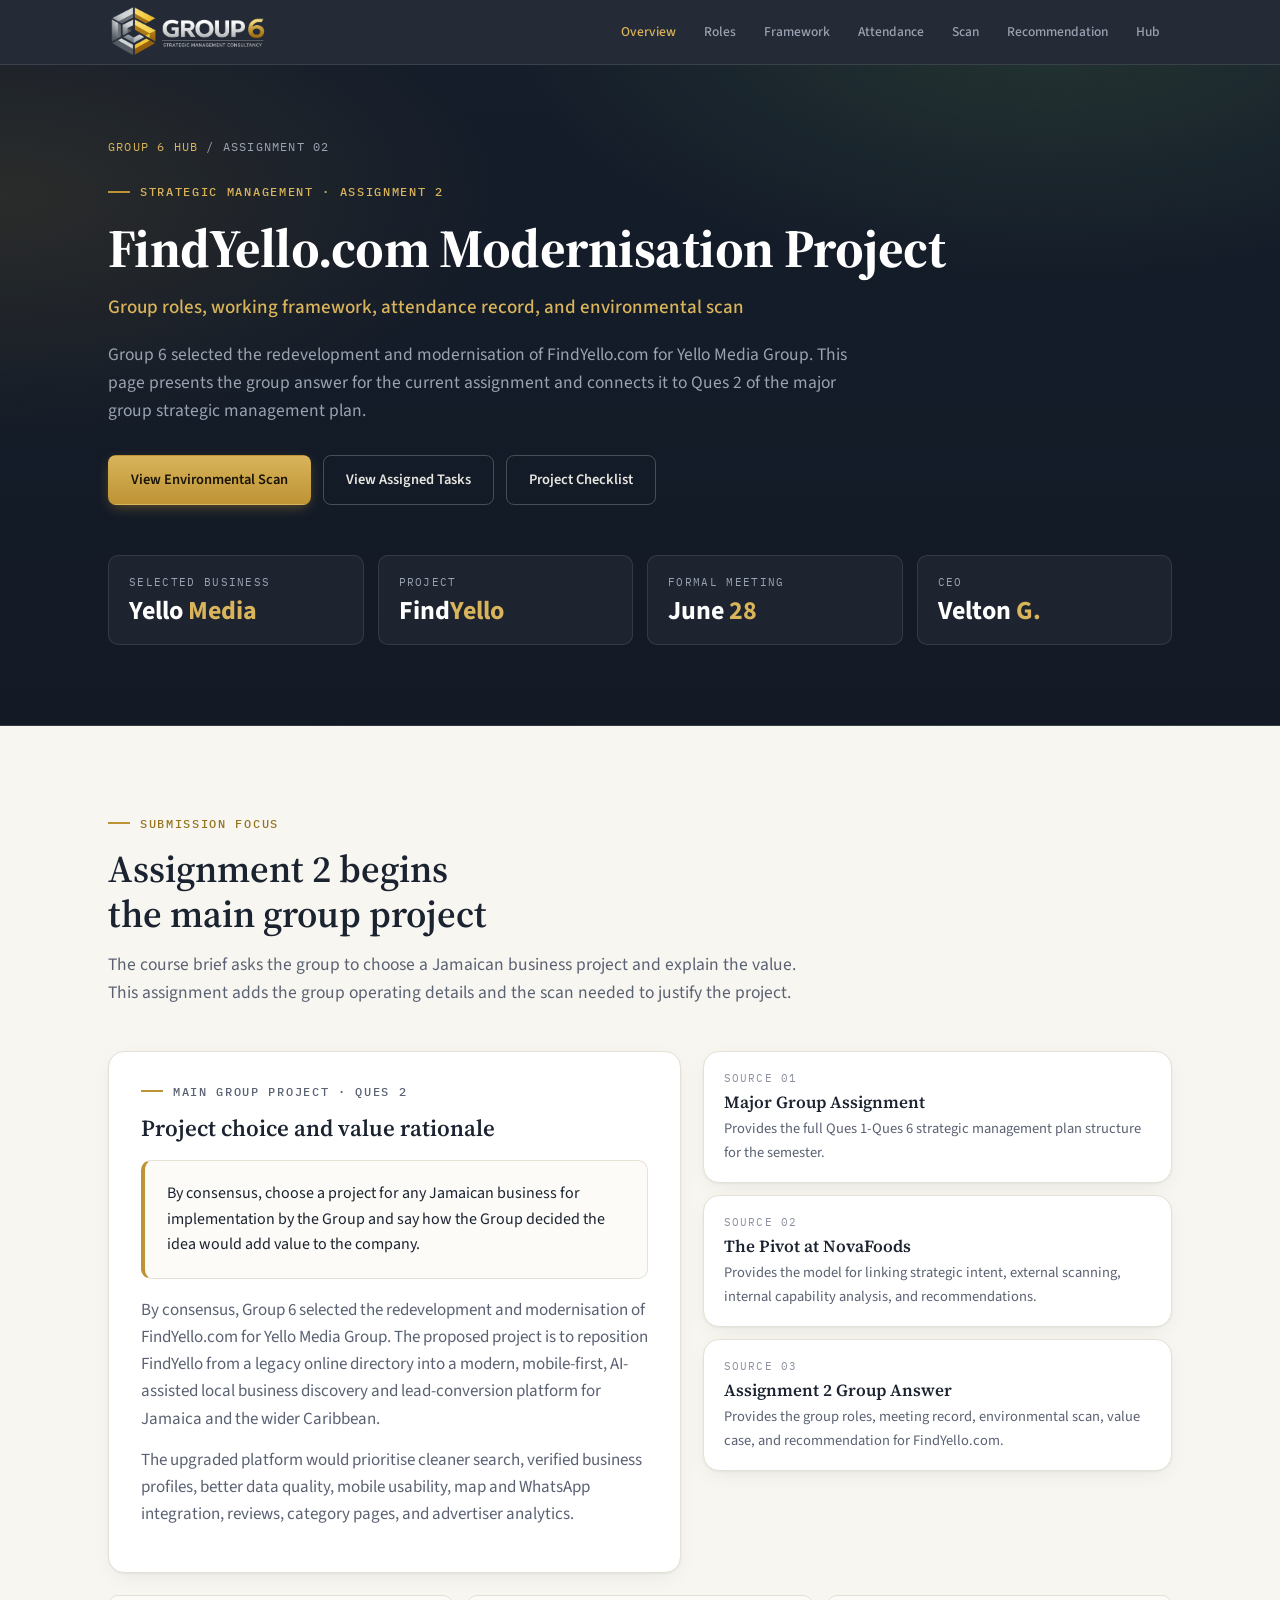
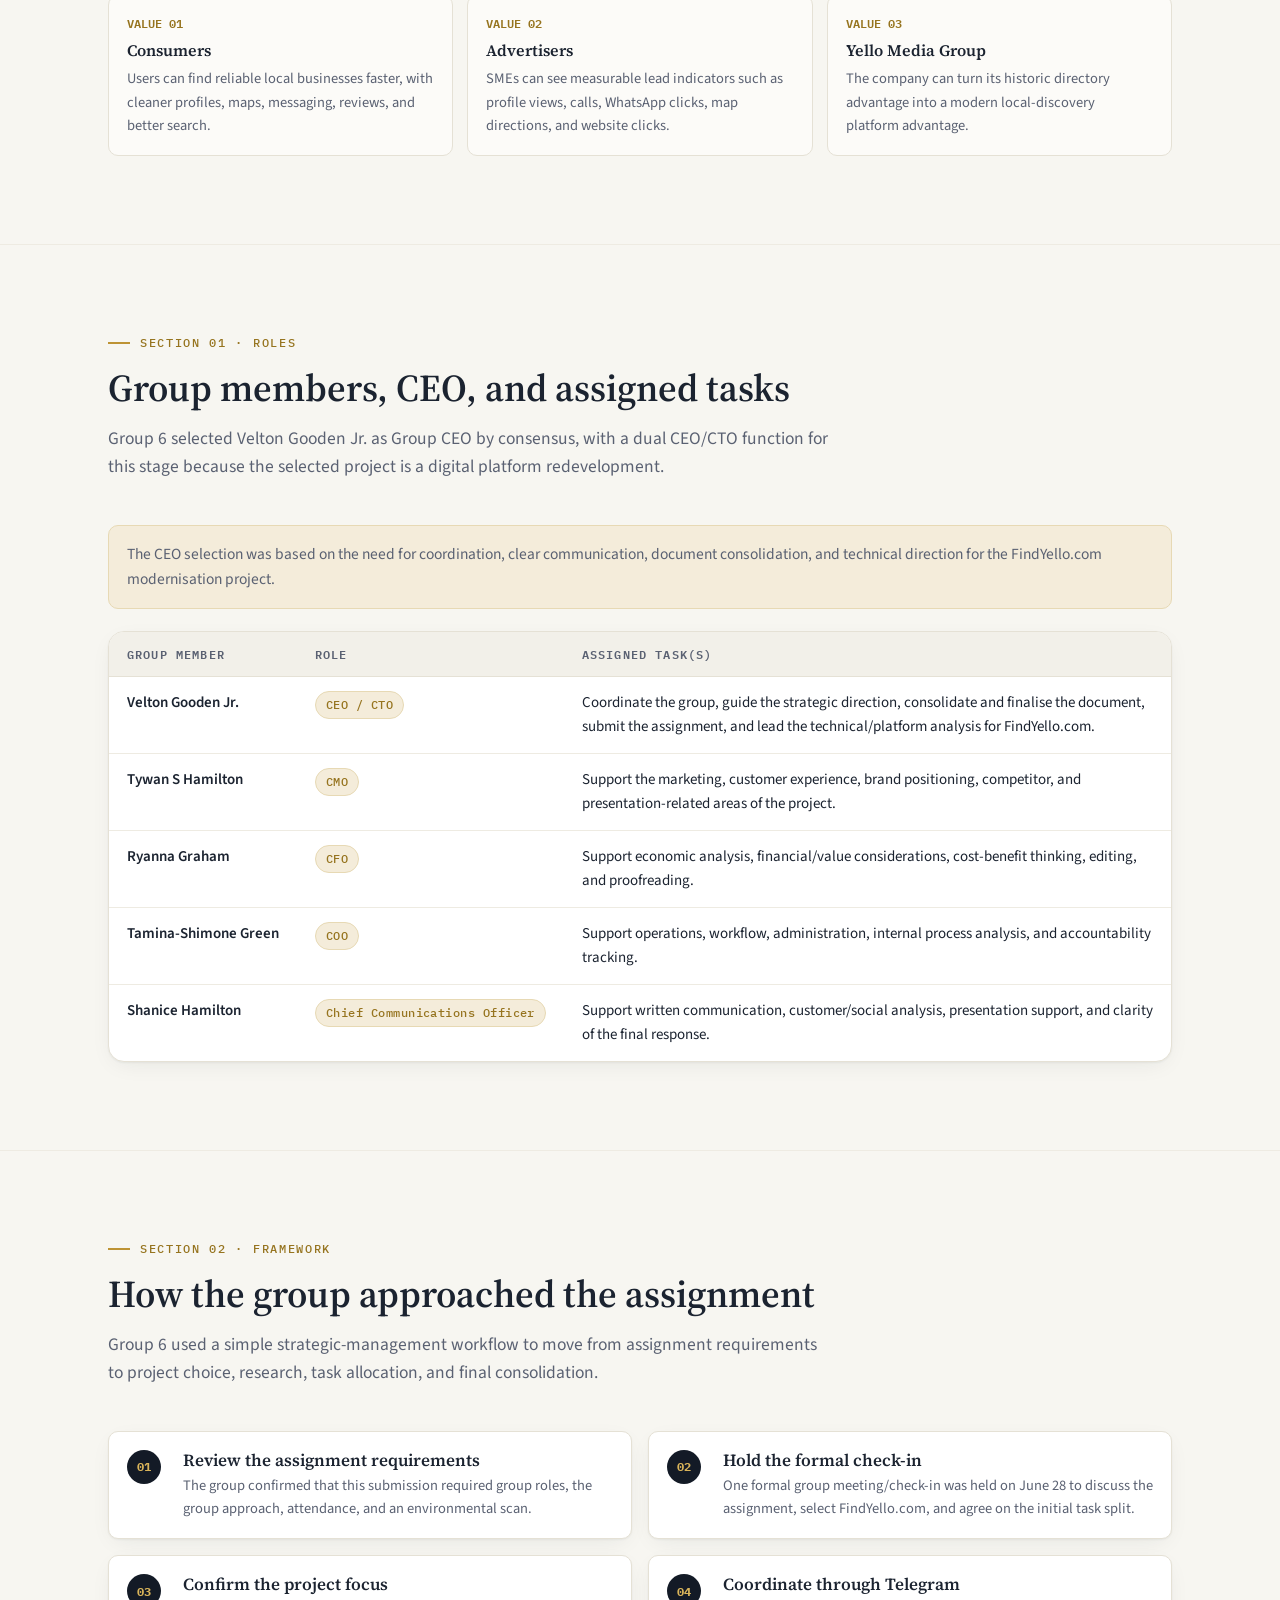
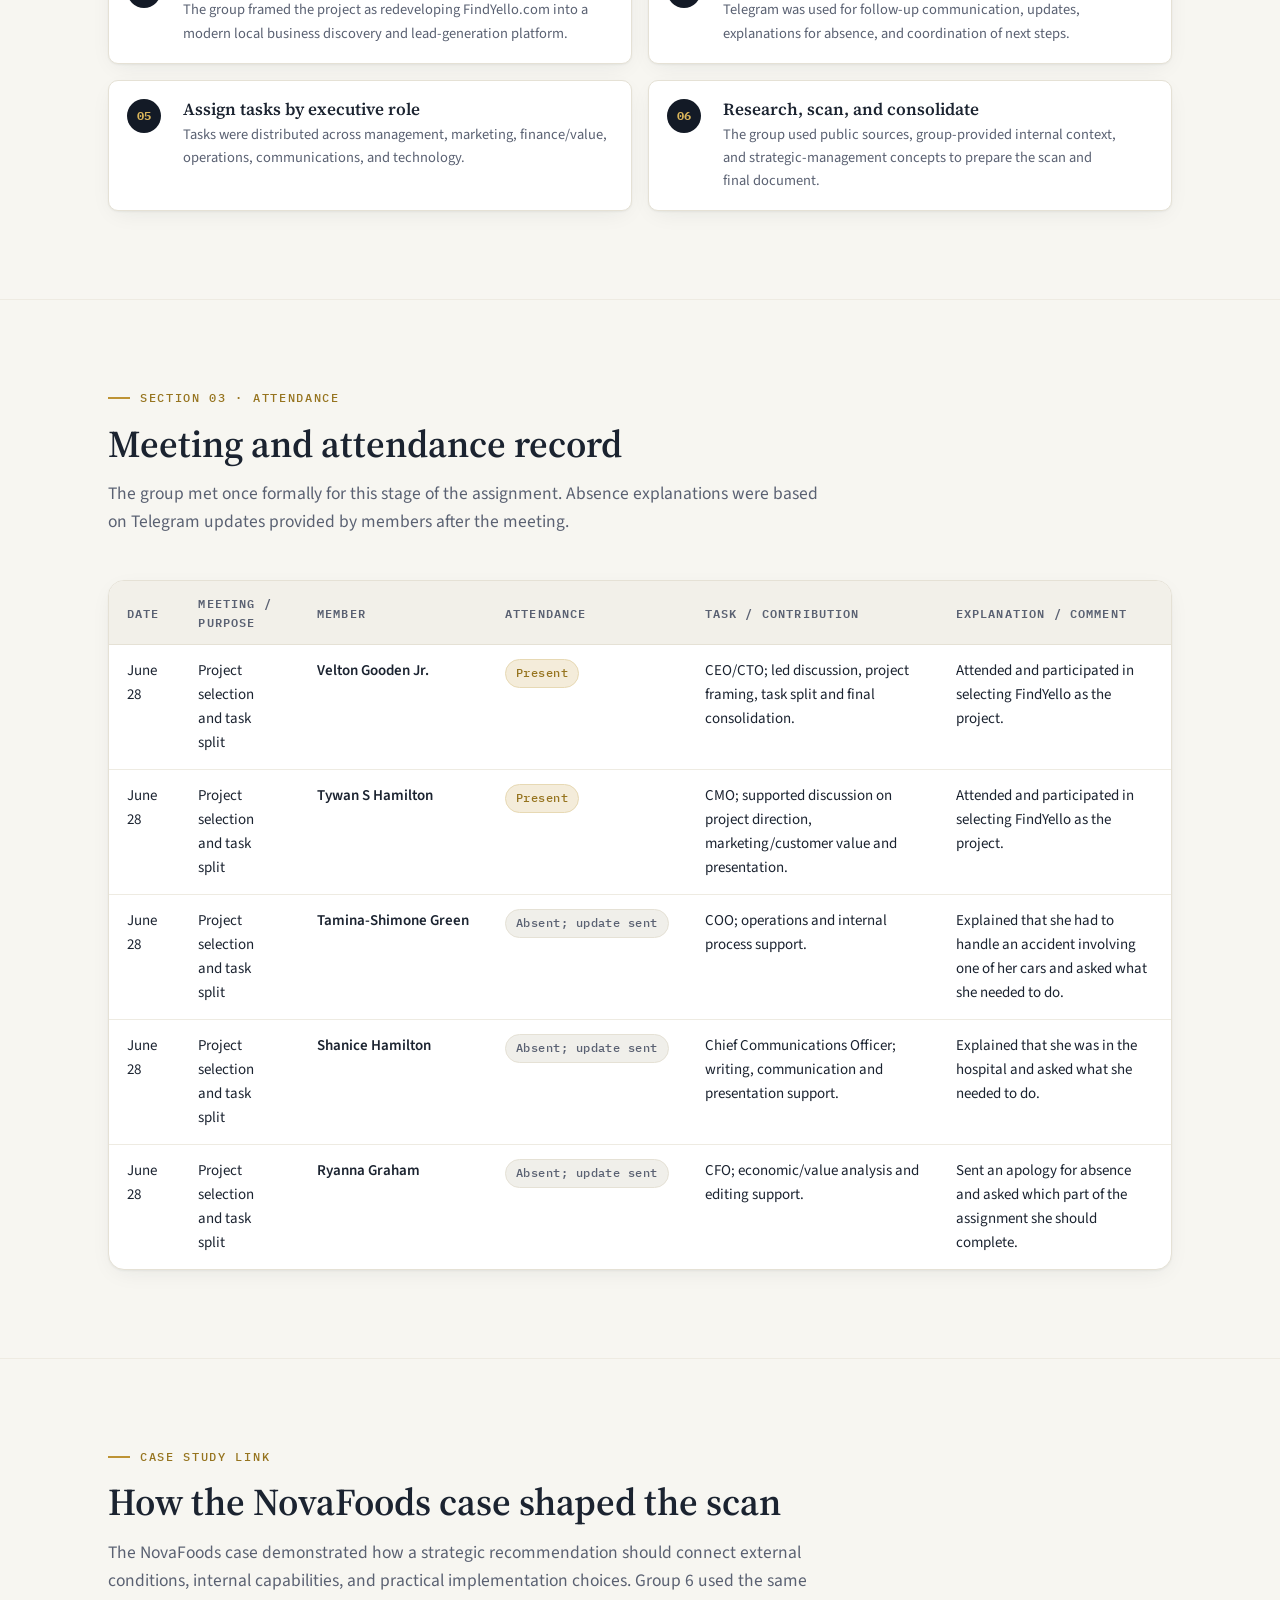
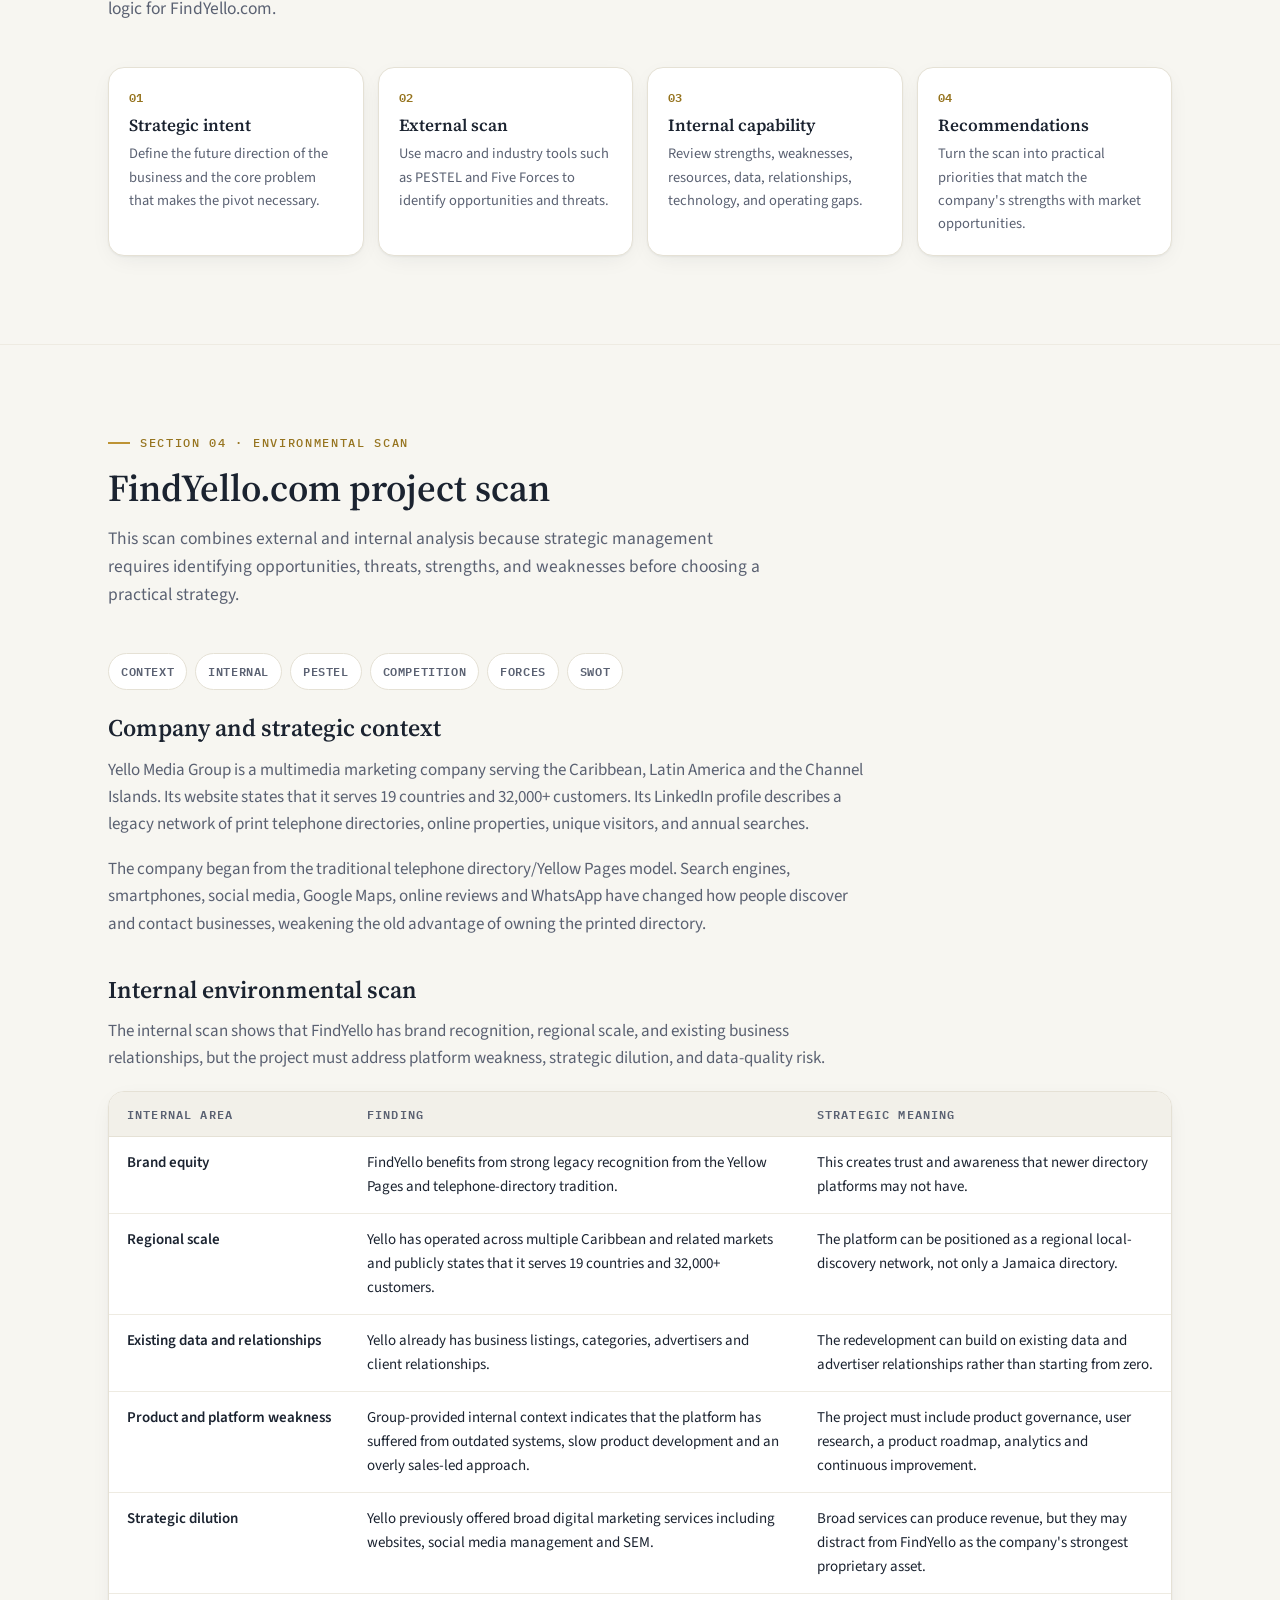
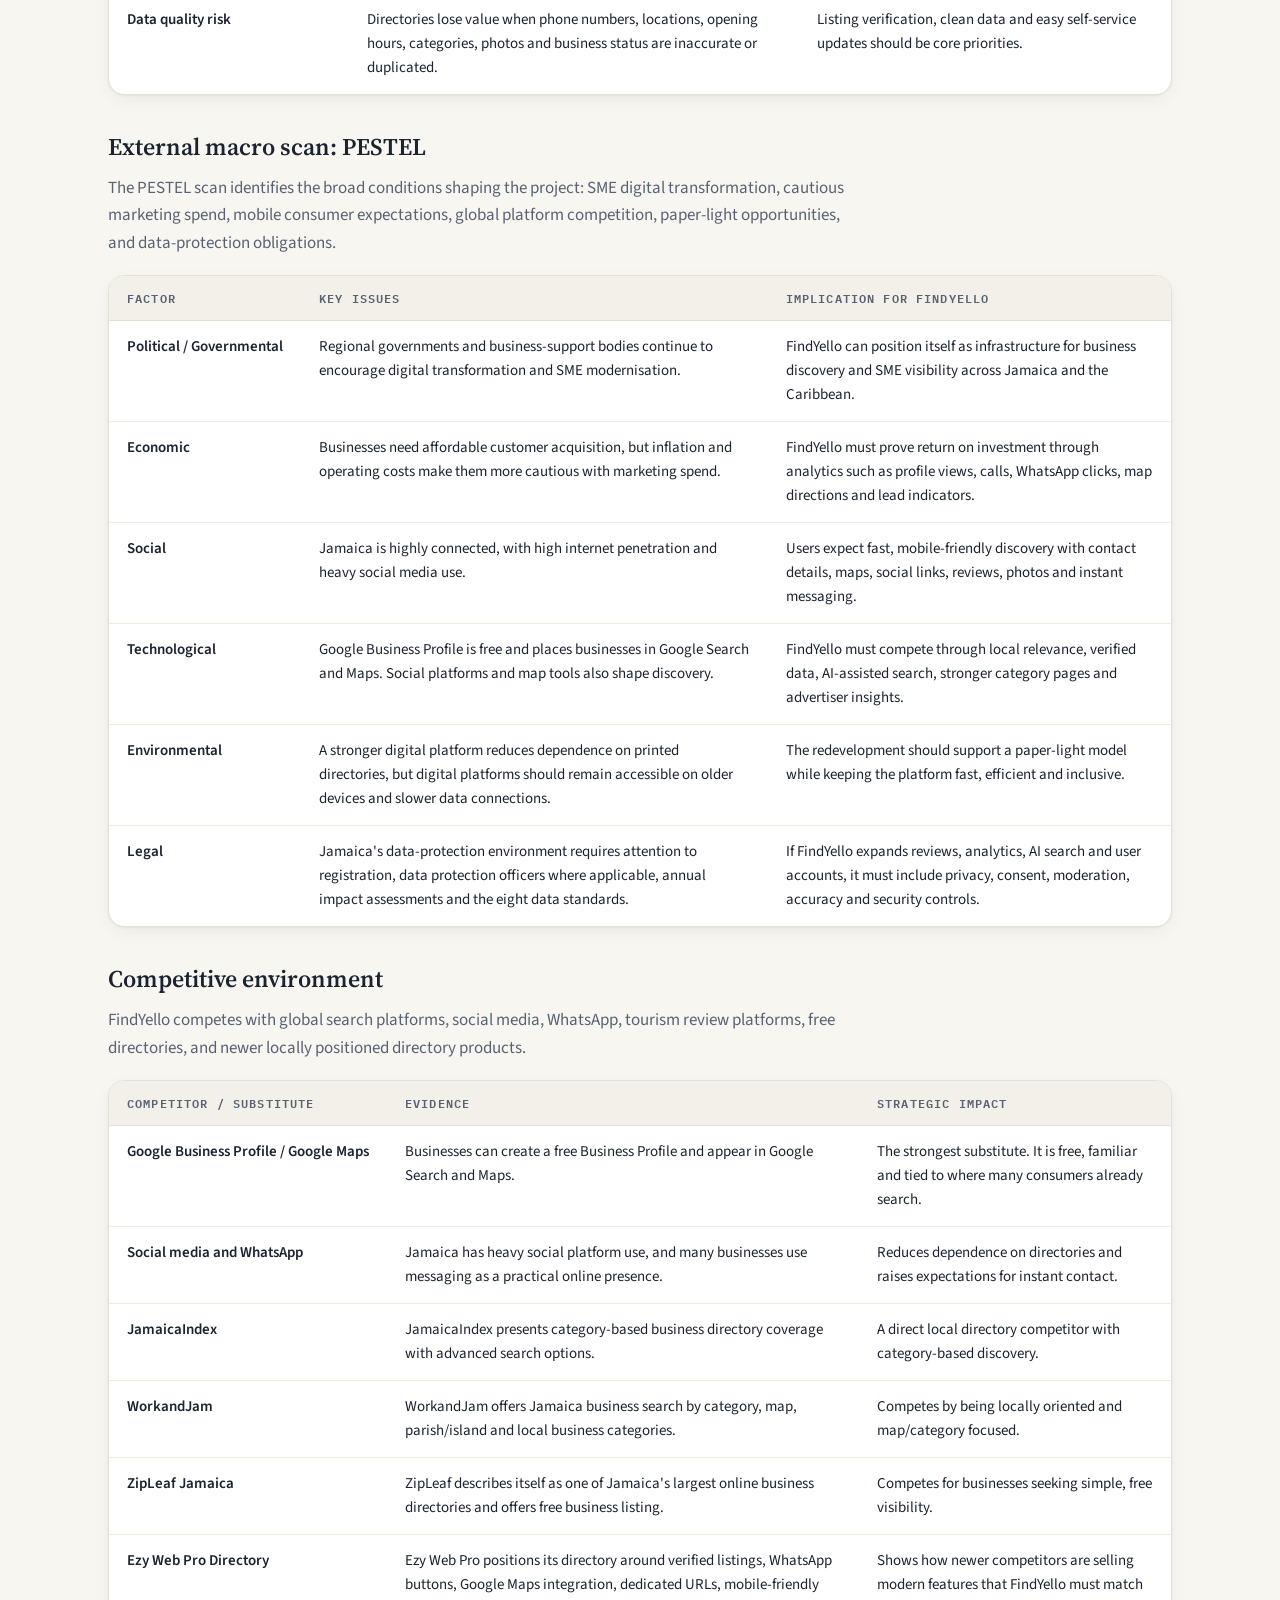
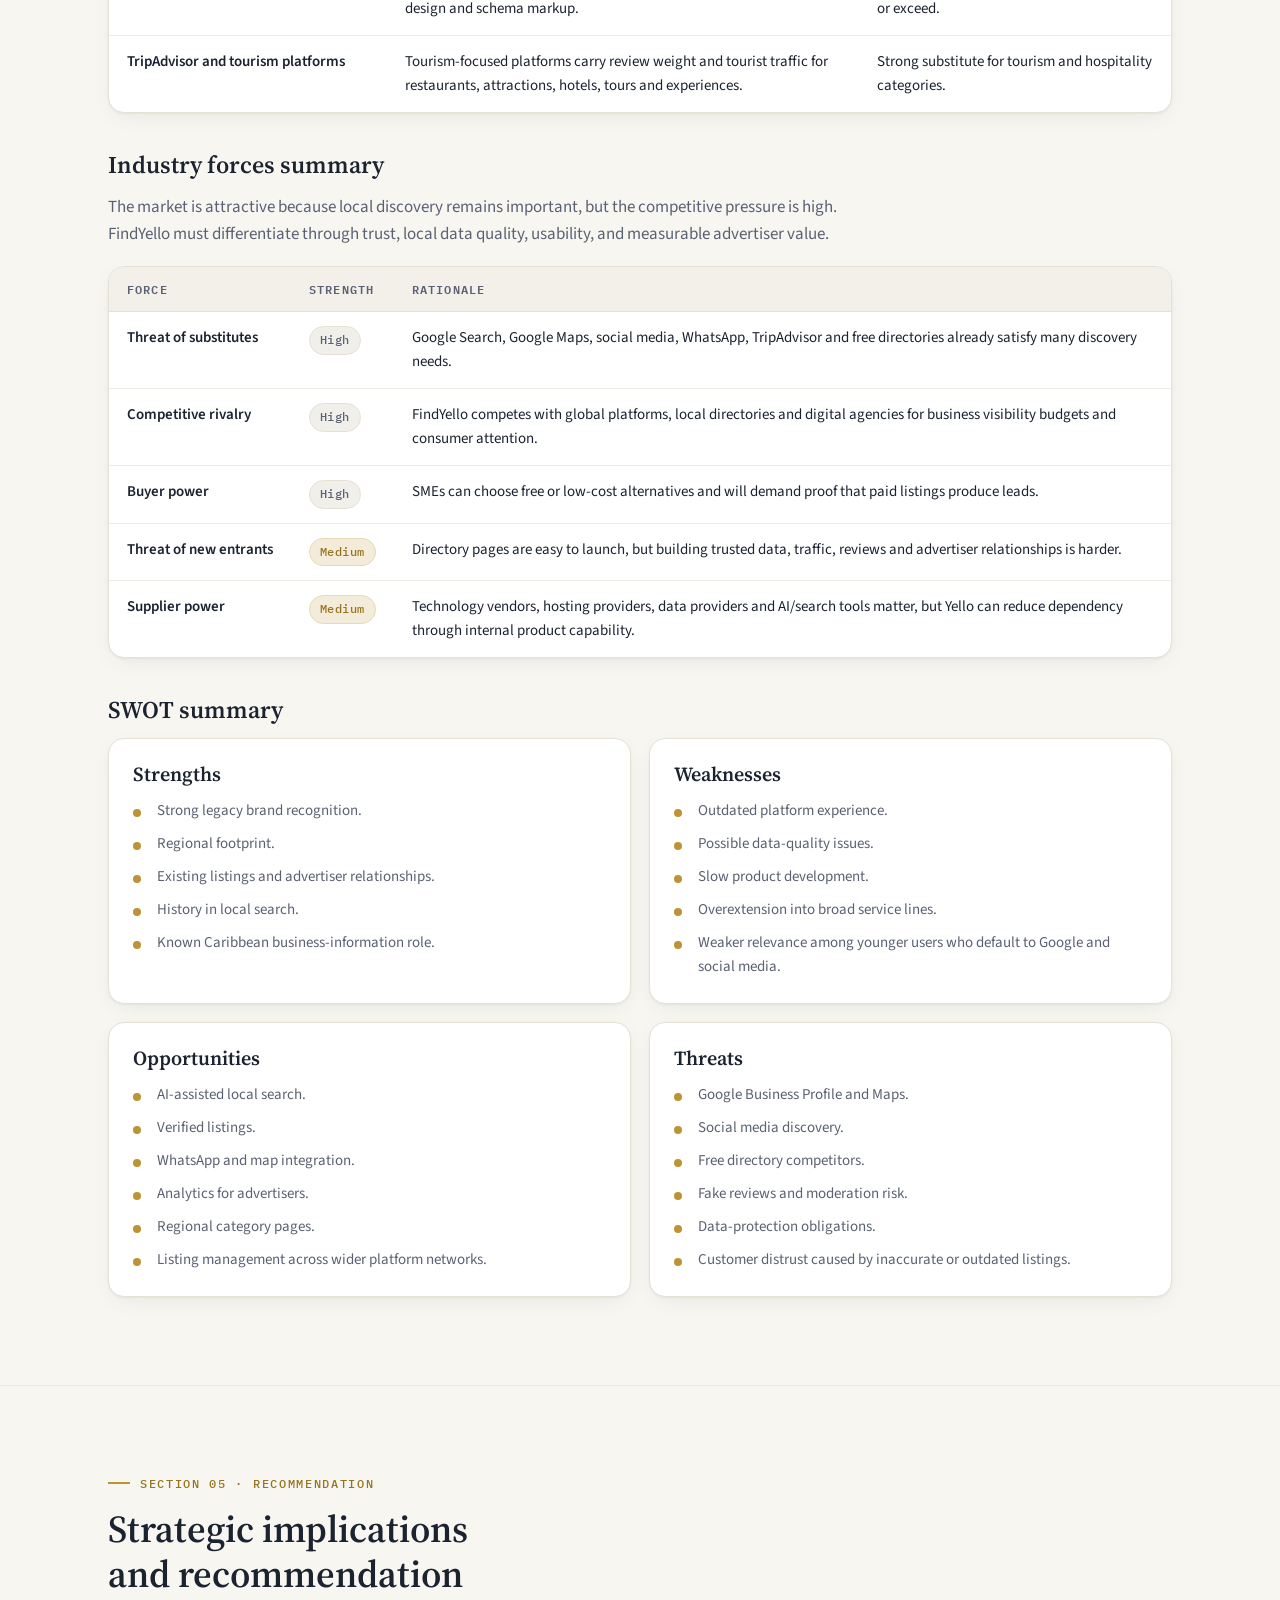
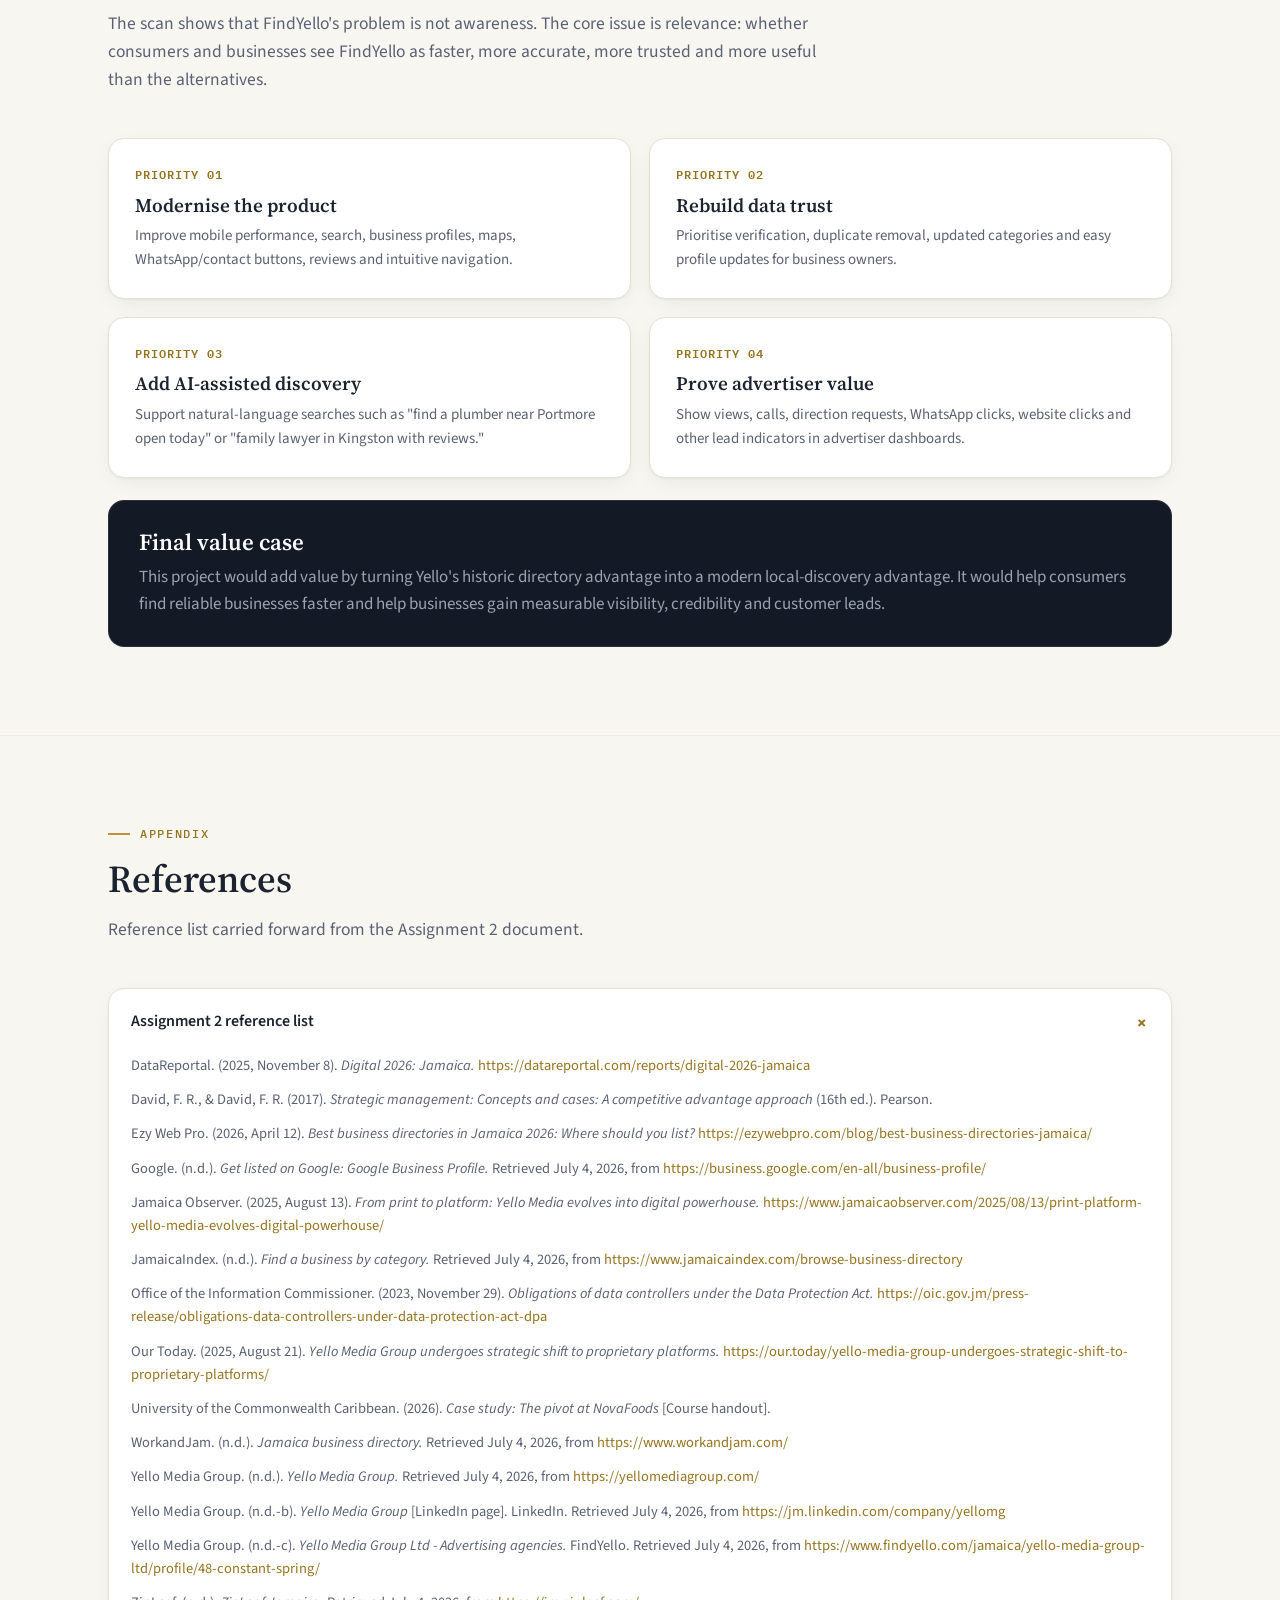
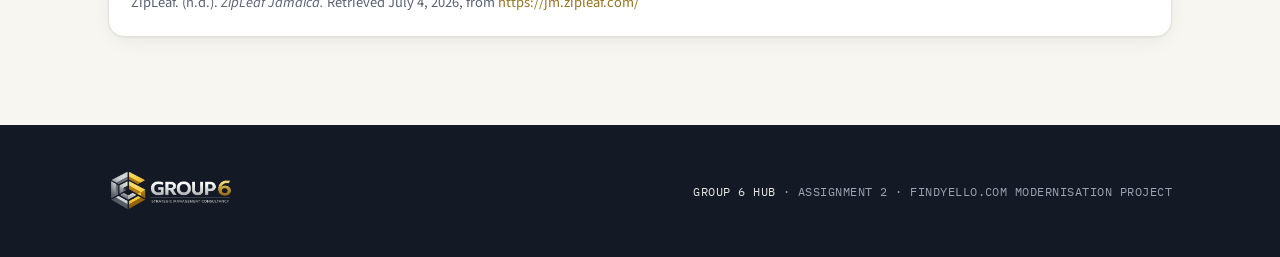
<file: assignments/assignment-2.html>
<!DOCTYPE html>
<html lang="en">
<head>
<meta charset="UTF-8">
<meta name="viewport" content="width=device-width, initial-scale=1.0">
<title>Assignment 2 | FindYello.com Modernisation Project &middot; Group 6</title>
<link rel="preconnect" href="https://fonts.googleapis.com">
<link rel="preconnect" href="https://fonts.gstatic.com" crossorigin>
<link href="https://fonts.googleapis.com/css2?family=Source+Serif+4:wght@500;600;700&family=Source+Sans+3:wght@400;500;600;700&family=IBM+Plex+Mono:wght@400;500;600&display=swap" rel="stylesheet">
<link rel="stylesheet" href="../assets/site.css">
<link rel="stylesheet" href="../assets/charts.css">
<style>
  .a2-hero {
    background:
      radial-gradient(880px 430px at 82% -8%, rgba(91, 138, 78, 0.22), transparent 62%),
      radial-gradient(780px 380px at 0% 20%, rgba(189, 147, 53, 0.13), transparent 64%),
      linear-gradient(180deg, #151D2A 0%, var(--dark) 100%);
    color: var(--dark-text);
    padding: 72px 0 80px;
    border-bottom: 1px solid var(--dark-line);
  }
  .a2-hero .crumb {
    font-family: var(--font-mono);
    font-size: 12px;
    letter-spacing: 0.1em;
    text-transform: uppercase;
    color: var(--dark-text-soft);
    margin-bottom: 26px;
  }
  .a2-hero .crumb a {
    color: var(--gold-bright);
    text-decoration: none;
  }
  .a2-hero .crumb a:hover { text-decoration: underline; }
  .a2-hero h1 {
    font-size: clamp(32px, 4.4vw, 54px);
    font-weight: 700;
    color: #fff;
    letter-spacing: -0.01em;
    margin: 16px 0 12px;
    max-width: 880px;
  }
  .a2-hero .hero-sub {
    font-size: 19px;
    font-weight: 500;
    color: var(--gold-bright);
    margin-bottom: 18px;
  }
  .a2-hero .hero-lede {
    font-size: 17.5px;
    color: var(--dark-text-soft);
    max-width: 740px;
    margin-bottom: 30px;
  }
  .hero-ctas { display: flex; gap: 12px; flex-wrap: wrap; }
  .a2-hero .stat-grid { margin-top: 50px; }

  .summary-grid {
    display: grid;
    grid-template-columns: minmax(0, 1.1fr) minmax(280px, 0.9fr);
    gap: 22px;
    align-items: start;
  }
  .summary-card {
    padding: 30px 32px;
  }
  .summary-card h3 {
    font-size: 23px;
    margin: 10px 0 12px;
  }
  .summary-card p {
    color: var(--ink-soft);
    margin-bottom: 14px;
  }
  .source-stack {
    display: grid;
    gap: 12px;
  }
  .source-card {
    padding: 18px 20px;
  }
  .source-card .source-label {
    font-family: var(--font-mono);
    font-size: 11px;
    letter-spacing: 0.1em;
    text-transform: uppercase;
    color: var(--ink-faint);
    margin-bottom: 5px;
  }
  .source-card h3 {
    font-size: 17px;
    margin-bottom: 5px;
  }
  .source-card p {
    color: var(--ink-soft);
    font-size: 14.5px;
  }

  .question-callout {
    background: #FCFBF8;
    border: 1px solid var(--line);
    border-left: 4px solid var(--gold);
    border-radius: var(--radius);
    padding: 20px 22px;
    color: var(--ink);
    font-size: 16px;
    margin: 18px 0;
  }
  .value-grid {
    display: grid;
    grid-template-columns: repeat(3, 1fr);
    gap: 14px;
    margin-top: 22px;
  }
  .value-card {
    background: #FCFBF8;
    border: 1px solid var(--line);
    border-radius: var(--radius);
    padding: 18px;
  }
  .value-card .value-no {
    font-family: var(--font-mono);
    color: var(--gold-deep);
    font-size: 12px;
    font-weight: 600;
    margin-bottom: 8px;
  }
  .value-card h4 {
    font-size: 16px;
    margin-bottom: 7px;
  }
  .value-card p {
    color: var(--ink-soft);
    font-size: 14.5px;
  }

  .role-note {
    font-size: 15.5px;
    color: var(--ink-soft);
    background: var(--gold-tint);
    border: 1px solid #E7D9B4;
    border-radius: var(--radius);
    padding: 16px 18px;
    margin-bottom: 22px;
  }

  .process-grid {
    display: grid;
    grid-template-columns: repeat(2, 1fr);
    gap: 16px;
  }
  .process-step {
    display: grid;
    grid-template-columns: 42px 1fr;
    gap: 14px;
    background: var(--surface);
    border: 1px solid var(--line);
    border-radius: var(--radius);
    box-shadow: var(--shadow);
    padding: 18px;
  }
  .process-step .step-no {
    width: 34px;
    height: 34px;
    border-radius: 50%;
    background: var(--dark);
    color: var(--gold-bright);
    display: flex;
    align-items: center;
    justify-content: center;
    font-family: var(--font-mono);
    font-size: 12px;
    font-weight: 700;
  }
  .process-step h3 {
    font-size: 17px;
    margin-bottom: 4px;
  }
  .process-step p {
    font-size: 14.5px;
    color: var(--ink-soft);
  }

  .model-grid {
    display: grid;
    grid-template-columns: repeat(4, 1fr);
    gap: 14px;
  }
  .model-card {
    padding: 20px;
  }
  .model-card .model-label {
    font-family: var(--font-mono);
    color: var(--gold-deep);
    font-size: 12px;
    font-weight: 600;
    margin-bottom: 8px;
  }
  .model-card h3 {
    font-size: 17px;
    margin-bottom: 7px;
  }
  .model-card p {
    color: var(--ink-soft);
    font-size: 14.5px;
  }

  .scan-nav {
    display: flex;
    flex-wrap: wrap;
    gap: 8px;
    margin-bottom: 24px;
  }
  .scan-nav a {
    text-decoration: none;
    font-family: var(--font-mono);
    font-size: 12px;
    font-weight: 600;
    letter-spacing: 0.05em;
    text-transform: uppercase;
    color: var(--ink-soft);
    background: var(--surface);
    border: 1px solid var(--line);
    border-radius: 999px;
    padding: 8px 12px;
  }
  .scan-nav a:hover {
    color: var(--gold-deep);
    border-color: #DCCB9A;
  }
  .scan-block + .scan-block {
    margin-top: 38px;
  }
  .scan-block h3 {
    font-size: 24px;
    margin-bottom: 14px;
  }
  .scan-block .scan-intro {
    color: var(--ink-soft);
    max-width: 760px;
    margin-bottom: 18px;
  }

  .swot-grid {
    display: grid;
    grid-template-columns: repeat(2, 1fr);
    gap: 18px;
  }
  .swot-card {
    padding: 24px;
  }
  .swot-card h3 {
    font-size: 20px;
    margin-bottom: 12px;
  }
  .swot-card ul {
    list-style: none;
    display: grid;
    gap: 9px;
  }
  .swot-card li {
    color: var(--ink-soft);
    font-size: 15px;
    padding-left: 24px;
    position: relative;
  }
  .swot-card li::before {
    content: "";
    position: absolute;
    left: 0;
    top: 0.68em;
    width: 8px;
    height: 8px;
    border-radius: 50%;
    background: var(--gold);
  }

  .recommendation-grid {
    display: grid;
    grid-template-columns: repeat(2, 1fr);
    gap: 18px;
  }
  .recommendation-card {
    padding: 26px;
  }
  .recommendation-card .rec-label {
    font-family: var(--font-mono);
    color: var(--gold-deep);
    font-size: 12px;
    font-weight: 600;
    letter-spacing: 0.08em;
    text-transform: uppercase;
    margin-bottom: 9px;
  }
  .recommendation-card h3 {
    font-size: 19px;
    margin-bottom: 8px;
  }
  .recommendation-card p {
    color: var(--ink-soft);
    font-size: 15px;
  }
  .final-callout {
    margin-top: 22px;
    padding: 28px 30px;
    background: var(--dark);
    color: var(--dark-text);
    border-radius: var(--radius-lg);
    border: 1px solid var(--dark-line);
  }
  .final-callout h3 {
    color: #fff;
    font-size: 23px;
    margin-bottom: 8px;
  }
  .final-callout p {
    color: var(--dark-text-soft);
  }

  .refs-list {
    display: grid;
    gap: 11px;
    font-size: 14.5px;
    color: var(--ink-soft);
  }
  .refs-list a {
    color: var(--gold-deep);
    text-decoration: none;
    word-break: break-word;
  }
  .refs-list a:hover { text-decoration: underline; }

  @media (max-width: 920px) {
    .summary-grid,
    .value-grid,
    .process-grid,
    .model-grid,
    .swot-grid,
    .recommendation-grid {
      grid-template-columns: 1fr;
    }
  }
</style>
</head>
<body>

<nav class="site-nav">
  <div class="container nav-inner">
    <a class="nav-brand" href="../index.html">
      <img src="../assets/img/group6-logo.png" alt="Group 6 logo">
    </a>
    <div class="nav-links">
      <a href="#overview">Overview</a>
      <a href="#roles">Roles</a>
      <a href="#framework">Framework</a>
      <a href="#attendance">Attendance</a>
      <a href="#scan">Scan</a>
      <a href="#recommendation">Recommendation</a>
      <a href="../index.html">Hub</a>
    </div>
  </div>
</nav>

<header class="a2-hero on-dark" id="overview" data-screen-label="Hero">
  <div class="container">
    <p class="crumb"><a href="../index.html">Group 6 Hub</a> / Assignment 02</p>
    <p class="eyebrow">Strategic Management &middot; Assignment 2</p>
    <h1>FindYello.com Modernisation Project</h1>
    <p class="hero-sub">Group roles, working framework, attendance record, and environmental scan</p>
    <p class="hero-lede">Group 6 selected the redevelopment and modernisation of FindYello.com for Yello Media Group. This page presents the group answer for the current assignment and connects it to Ques 2 of the major group strategic management plan.</p>
    <div class="hero-ctas">
      <a class="btn btn-gold" href="#scan">View Environmental Scan</a>
      <a class="btn btn-ghost-dark" href="#roles">View Assigned Tasks</a>
      <a class="btn btn-ghost-dark" href="../index.html#checklist">Project Checklist</a>
    </div>
    <div class="stat-grid">
      <div class="stat-card">
        <div class="stat-label">Selected Business</div>
        <div class="stat-value">Yello <span>Media</span></div>
      </div>
      <div class="stat-card">
        <div class="stat-label">Project</div>
        <div class="stat-value">Find<span>Yello</span></div>
      </div>
      <div class="stat-card">
        <div class="stat-label">Formal Meeting</div>
        <div class="stat-value">June <span>28</span></div>
      </div>
      <div class="stat-card">
        <div class="stat-label">CEO</div>
        <div class="stat-value">Velton <span>G.</span></div>
      </div>
    </div>
  </div>
</header>

<section class="section" id="assignment-focus">
  <div class="container">
    <div class="section-head">
      <p class="eyebrow">Submission Focus</p>
      <h2>Assignment 2 begins the main group project</h2>
      <p class="lede">The course brief asks the group to choose a Jamaican business project and explain the value. This assignment adds the group operating details and the scan needed to justify the project.</p>
    </div>
    <div class="summary-grid">
      <article class="card summary-card reveal">
        <p class="eyebrow">Main Group Project &middot; Ques 2</p>
        <h3>Project choice and value rationale</h3>
        <div class="question-callout">By consensus, choose a project for any Jamaican business for implementation by the Group and say how the Group decided the idea would add value to the company.</div>
        <p>By consensus, Group 6 selected the redevelopment and modernisation of FindYello.com for Yello Media Group. The proposed project is to reposition FindYello from a legacy online directory into a modern, mobile-first, AI-assisted local business discovery and lead-conversion platform for Jamaica and the wider Caribbean.</p>
        <p>The upgraded platform would prioritise cleaner search, verified business profiles, better data quality, mobile usability, map and WhatsApp integration, reviews, category pages, and advertiser analytics.</p>
      </article>
      <aside class="source-stack">
        <div class="card source-card reveal">
          <div class="source-label">Source 01</div>
          <h3>Major Group Assignment</h3>
          <p>Provides the full Ques 1-Ques 6 strategic management plan structure for the semester.</p>
        </div>
        <div class="card source-card reveal">
          <div class="source-label">Source 02</div>
          <h3>The Pivot at NovaFoods</h3>
          <p>Provides the model for linking strategic intent, external scanning, internal capability analysis, and recommendations.</p>
        </div>
        <div class="card source-card reveal">
          <div class="source-label">Source 03</div>
          <h3>Assignment 2 Group Answer</h3>
          <p>Provides the group roles, meeting record, environmental scan, value case, and recommendation for FindYello.com.</p>
        </div>
      </aside>
    </div>
    <div class="value-grid">
      <div class="value-card reveal">
        <div class="value-no">VALUE 01</div>
        <h4>Consumers</h4>
        <p>Users can find reliable local businesses faster, with cleaner profiles, maps, messaging, reviews, and better search.</p>
      </div>
      <div class="value-card reveal">
        <div class="value-no">VALUE 02</div>
        <h4>Advertisers</h4>
        <p>SMEs can see measurable lead indicators such as profile views, calls, WhatsApp clicks, map directions, and website clicks.</p>
      </div>
      <div class="value-card reveal">
        <div class="value-no">VALUE 03</div>
        <h4>Yello Media Group</h4>
        <p>The company can turn its historic directory advantage into a modern local-discovery platform advantage.</p>
      </div>
    </div>
  </div>
</section>

<section class="section" id="roles" data-screen-label="Group Roles">
  <div class="container">
    <div class="section-head">
      <p class="eyebrow">Section 01 &middot; Roles</p>
      <h2>Group members, CEO, and assigned tasks</h2>
      <p class="lede">Group 6 selected Velton Gooden Jr. as Group CEO by consensus, with a dual CEO/CTO function for this stage because the selected project is a digital platform redevelopment.</p>
    </div>
    <p class="role-note">The CEO selection was based on the need for coordination, clear communication, document consolidation, and technical direction for the FindYello.com modernisation project.</p>
    <div class="table-wrap reveal">
      <table class="data">
        <thead>
          <tr>
            <th>Group Member</th>
            <th>Role</th>
            <th>Assigned Task(s)</th>
          </tr>
        </thead>
        <tbody>
          <tr>
            <td class="member-name">Velton Gooden Jr.</td>
            <td><span class="tag">CEO / CTO</span></td>
            <td>Coordinate the group, guide the strategic direction, consolidate and finalise the document, submit the assignment, and lead the technical/platform analysis for FindYello.com.</td>
          </tr>
          <tr>
            <td class="member-name">Tywan S Hamilton</td>
            <td><span class="tag">CMO</span></td>
            <td>Support the marketing, customer experience, brand positioning, competitor, and presentation-related areas of the project.</td>
          </tr>
          <tr>
            <td class="member-name">Ryanna Graham</td>
            <td><span class="tag">CFO</span></td>
            <td>Support economic analysis, financial/value considerations, cost-benefit thinking, editing, and proofreading.</td>
          </tr>
          <tr>
            <td class="member-name">Tamina-Shimone Green</td>
            <td><span class="tag">COO</span></td>
            <td>Support operations, workflow, administration, internal process analysis, and accountability tracking.</td>
          </tr>
          <tr>
            <td class="member-name">Shanice Hamilton</td>
            <td><span class="tag">Chief Communications Officer</span></td>
            <td>Support written communication, customer/social analysis, presentation support, and clarity of the final response.</td>
          </tr>
        </tbody>
      </table>
    </div>
  </div>
</section>

<section class="section" id="framework" data-screen-label="Framework">
  <div class="container">
    <div class="section-head">
      <p class="eyebrow">Section 02 &middot; Framework</p>
      <h2>How the group approached the assignment</h2>
      <p class="lede">Group 6 used a simple strategic-management workflow to move from assignment requirements to project choice, research, task allocation, and final consolidation.</p>
    </div>
    <div class="process-grid">
      <div class="process-step reveal">
        <div class="step-no">01</div>
        <div>
          <h3>Review the assignment requirements</h3>
          <p>The group confirmed that this submission required group roles, the group approach, attendance, and an environmental scan.</p>
        </div>
      </div>
      <div class="process-step reveal">
        <div class="step-no">02</div>
        <div>
          <h3>Hold the formal check-in</h3>
          <p>One formal group meeting/check-in was held on June 28 to discuss the assignment, select FindYello.com, and agree on the initial task split.</p>
        </div>
      </div>
      <div class="process-step reveal">
        <div class="step-no">03</div>
        <div>
          <h3>Confirm the project focus</h3>
          <p>The group framed the project as redeveloping FindYello.com into a modern local business discovery and lead-generation platform.</p>
        </div>
      </div>
      <div class="process-step reveal">
        <div class="step-no">04</div>
        <div>
          <h3>Coordinate through Telegram</h3>
          <p>Telegram was used for follow-up communication, updates, explanations for absence, and coordination of next steps.</p>
        </div>
      </div>
      <div class="process-step reveal">
        <div class="step-no">05</div>
        <div>
          <h3>Assign tasks by executive role</h3>
          <p>Tasks were distributed across management, marketing, finance/value, operations, communications, and technology.</p>
        </div>
      </div>
      <div class="process-step reveal">
        <div class="step-no">06</div>
        <div>
          <h3>Research, scan, and consolidate</h3>
          <p>The group used public sources, group-provided internal context, and strategic-management concepts to prepare the scan and final document.</p>
        </div>
      </div>
    </div>
  </div>
</section>

<section class="section" id="attendance" data-screen-label="Attendance">
  <div class="container">
    <div class="section-head">
      <p class="eyebrow">Section 03 &middot; Attendance</p>
      <h2>Meeting and attendance record</h2>
      <p class="lede">The group met once formally for this stage of the assignment. Absence explanations were based on Telegram updates provided by members after the meeting.</p>
    </div>
    <div class="table-wrap reveal">
      <table class="data">
        <thead>
          <tr>
            <th>Date</th>
            <th>Meeting / Purpose</th>
            <th>Member</th>
            <th>Attendance</th>
            <th>Task / Contribution</th>
            <th>Explanation / Comment</th>
          </tr>
        </thead>
        <tbody>
          <tr>
            <td>June 28</td>
            <td>Project selection and task split</td>
            <td class="member-name">Velton Gooden Jr.</td>
            <td><span class="tag">Present</span></td>
            <td>CEO/CTO; led discussion, project framing, task split and final consolidation.</td>
            <td>Attended and participated in selecting FindYello as the project.</td>
          </tr>
          <tr>
            <td>June 28</td>
            <td>Project selection and task split</td>
            <td class="member-name">Tywan S Hamilton</td>
            <td><span class="tag">Present</span></td>
            <td>CMO; supported discussion on project direction, marketing/customer value and presentation.</td>
            <td>Attended and participated in selecting FindYello as the project.</td>
          </tr>
          <tr>
            <td>June 28</td>
            <td>Project selection and task split</td>
            <td class="member-name">Tamina-Shimone Green</td>
            <td><span class="tag neutral">Absent; update sent</span></td>
            <td>COO; operations and internal process support.</td>
            <td>Explained that she had to handle an accident involving one of her cars and asked what she needed to do.</td>
          </tr>
          <tr>
            <td>June 28</td>
            <td>Project selection and task split</td>
            <td class="member-name">Shanice Hamilton</td>
            <td><span class="tag neutral">Absent; update sent</span></td>
            <td>Chief Communications Officer; writing, communication and presentation support.</td>
            <td>Explained that she was in the hospital and asked what she needed to do.</td>
          </tr>
          <tr>
            <td>June 28</td>
            <td>Project selection and task split</td>
            <td class="member-name">Ryanna Graham</td>
            <td><span class="tag neutral">Absent; update sent</span></td>
            <td>CFO; economic/value analysis and editing support.</td>
            <td>Sent an apology for absence and asked which part of the assignment she should complete.</td>
          </tr>
        </tbody>
      </table>
    </div>
  </div>
</section>

<section class="section" id="case-model" data-screen-label="NovaFoods Model">
  <div class="container">
    <div class="section-head">
      <p class="eyebrow">Case Study Link</p>
      <h2>How the NovaFoods case shaped the scan</h2>
      <p class="lede">The NovaFoods case demonstrated how a strategic recommendation should connect external conditions, internal capabilities, and practical implementation choices. Group 6 used the same logic for FindYello.com.</p>
    </div>
    <div class="model-grid">
      <article class="card model-card reveal">
        <div class="model-label">01</div>
        <h3>Strategic intent</h3>
        <p>Define the future direction of the business and the core problem that makes the pivot necessary.</p>
      </article>
      <article class="card model-card reveal">
        <div class="model-label">02</div>
        <h3>External scan</h3>
        <p>Use macro and industry tools such as PESTEL and Five Forces to identify opportunities and threats.</p>
      </article>
      <article class="card model-card reveal">
        <div class="model-label">03</div>
        <h3>Internal capability</h3>
        <p>Review strengths, weaknesses, resources, data, relationships, technology, and operating gaps.</p>
      </article>
      <article class="card model-card reveal">
        <div class="model-label">04</div>
        <h3>Recommendations</h3>
        <p>Turn the scan into practical priorities that match the company's strengths with market opportunities.</p>
      </article>
    </div>
  </div>
</section>

<section class="section" id="scan" data-screen-label="Environmental Scan">
  <div class="container">
    <div class="section-head">
      <p class="eyebrow">Section 04 &middot; Environmental Scan</p>
      <h2>FindYello.com project scan</h2>
      <p class="lede">This scan combines external and internal analysis because strategic management requires identifying opportunities, threats, strengths, and weaknesses before choosing a practical strategy.</p>
    </div>
    <div class="scan-nav">
      <a href="#context">Context</a>
      <a href="#internal-scan">Internal</a>
      <a href="#pestel">PESTEL</a>
      <a href="#competition">Competition</a>
      <a href="#forces">Forces</a>
      <a href="#swot">SWOT</a>
    </div>

    <div class="scan-block" id="context">
      <h3>Company and strategic context</h3>
      <p class="scan-intro">Yello Media Group is a multimedia marketing company serving the Caribbean, Latin America and the Channel Islands. Its website states that it serves 19 countries and 32,000+ customers. Its LinkedIn profile describes a legacy network of print telephone directories, online properties, unique visitors, and annual searches.</p>
      <p class="scan-intro">The company began from the traditional telephone directory/Yellow Pages model. Search engines, smartphones, social media, Google Maps, online reviews and WhatsApp have changed how people discover and contact businesses, weakening the old advantage of owning the printed directory.</p>
    </div>

    <div class="scan-block" id="internal-scan">
      <h3>Internal environmental scan</h3>
      <p class="scan-intro">The internal scan shows that FindYello has brand recognition, regional scale, and existing business relationships, but the project must address platform weakness, strategic dilution, and data-quality risk.</p>
      <div class="table-wrap reveal">
        <table class="data">
          <thead>
            <tr>
              <th>Internal Area</th>
              <th>Finding</th>
              <th>Strategic Meaning</th>
            </tr>
          </thead>
          <tbody>
            <tr>
              <td><strong>Brand equity</strong></td>
              <td>FindYello benefits from strong legacy recognition from the Yellow Pages and telephone-directory tradition.</td>
              <td>This creates trust and awareness that newer directory platforms may not have.</td>
            </tr>
            <tr>
              <td><strong>Regional scale</strong></td>
              <td>Yello has operated across multiple Caribbean and related markets and publicly states that it serves 19 countries and 32,000+ customers.</td>
              <td>The platform can be positioned as a regional local-discovery network, not only a Jamaica directory.</td>
            </tr>
            <tr>
              <td><strong>Existing data and relationships</strong></td>
              <td>Yello already has business listings, categories, advertisers and client relationships.</td>
              <td>The redevelopment can build on existing data and advertiser relationships rather than starting from zero.</td>
            </tr>
            <tr>
              <td><strong>Product and platform weakness</strong></td>
              <td>Group-provided internal context indicates that the platform has suffered from outdated systems, slow product development and an overly sales-led approach.</td>
              <td>The project must include product governance, user research, a product roadmap, analytics and continuous improvement.</td>
            </tr>
            <tr>
              <td><strong>Strategic dilution</strong></td>
              <td>Yello previously offered broad digital marketing services including websites, social media management and SEM.</td>
              <td>Broad services can produce revenue, but they may distract from FindYello as the company's strongest proprietary asset.</td>
            </tr>
            <tr>
              <td><strong>Data quality risk</strong></td>
              <td>Directories lose value when phone numbers, locations, opening hours, categories, photos and business status are inaccurate or duplicated.</td>
              <td>Listing verification, clean data and easy self-service updates should be core priorities.</td>
            </tr>
          </tbody>
        </table>
      </div>
    </div>

    <div class="scan-block" id="pestel">
      <h3>External macro scan: PESTEL</h3>
      <p class="scan-intro">The PESTEL scan identifies the broad conditions shaping the project: SME digital transformation, cautious marketing spend, mobile consumer expectations, global platform competition, paper-light opportunities, and data-protection obligations.</p>
      <div class="table-wrap reveal">
        <table class="data">
          <thead>
            <tr>
              <th>Factor</th>
              <th>Key Issues</th>
              <th>Implication for FindYello</th>
            </tr>
          </thead>
          <tbody>
            <tr>
              <td><strong>Political / Governmental</strong></td>
              <td>Regional governments and business-support bodies continue to encourage digital transformation and SME modernisation.</td>
              <td>FindYello can position itself as infrastructure for business discovery and SME visibility across Jamaica and the Caribbean.</td>
            </tr>
            <tr>
              <td><strong>Economic</strong></td>
              <td>Businesses need affordable customer acquisition, but inflation and operating costs make them more cautious with marketing spend.</td>
              <td>FindYello must prove return on investment through analytics such as profile views, calls, WhatsApp clicks, map directions and lead indicators.</td>
            </tr>
            <tr>
              <td><strong>Social</strong></td>
              <td>Jamaica is highly connected, with high internet penetration and heavy social media use.</td>
              <td>Users expect fast, mobile-friendly discovery with contact details, maps, social links, reviews, photos and instant messaging.</td>
            </tr>
            <tr>
              <td><strong>Technological</strong></td>
              <td>Google Business Profile is free and places businesses in Google Search and Maps. Social platforms and map tools also shape discovery.</td>
              <td>FindYello must compete through local relevance, verified data, AI-assisted search, stronger category pages and advertiser insights.</td>
            </tr>
            <tr>
              <td><strong>Environmental</strong></td>
              <td>A stronger digital platform reduces dependence on printed directories, but digital platforms should remain accessible on older devices and slower data connections.</td>
              <td>The redevelopment should support a paper-light model while keeping the platform fast, efficient and inclusive.</td>
            </tr>
            <tr>
              <td><strong>Legal</strong></td>
              <td>Jamaica's data-protection environment requires attention to registration, data protection officers where applicable, annual impact assessments and the eight data standards.</td>
              <td>If FindYello expands reviews, analytics, AI search and user accounts, it must include privacy, consent, moderation, accuracy and security controls.</td>
            </tr>
          </tbody>
        </table>
      </div>
    </div>

    <div class="scan-block" id="competition">
      <h3>Competitive environment</h3>
      <p class="scan-intro">FindYello competes with global search platforms, social media, WhatsApp, tourism review platforms, free directories, and newer locally positioned directory products.</p>
      <div class="table-wrap reveal">
        <table class="data">
          <thead>
            <tr>
              <th>Competitor / Substitute</th>
              <th>Evidence</th>
              <th>Strategic Impact</th>
            </tr>
          </thead>
          <tbody>
            <tr>
              <td><strong>Google Business Profile / Google Maps</strong></td>
              <td>Businesses can create a free Business Profile and appear in Google Search and Maps.</td>
              <td>The strongest substitute. It is free, familiar and tied to where many consumers already search.</td>
            </tr>
            <tr>
              <td><strong>Social media and WhatsApp</strong></td>
              <td>Jamaica has heavy social platform use, and many businesses use messaging as a practical online presence.</td>
              <td>Reduces dependence on directories and raises expectations for instant contact.</td>
            </tr>
            <tr>
              <td><strong>JamaicaIndex</strong></td>
              <td>JamaicaIndex presents category-based business directory coverage with advanced search options.</td>
              <td>A direct local directory competitor with category-based discovery.</td>
            </tr>
            <tr>
              <td><strong>WorkandJam</strong></td>
              <td>WorkandJam offers Jamaica business search by category, map, parish/island and local business categories.</td>
              <td>Competes by being locally oriented and map/category focused.</td>
            </tr>
            <tr>
              <td><strong>ZipLeaf Jamaica</strong></td>
              <td>ZipLeaf describes itself as one of Jamaica's largest online business directories and offers free business listing.</td>
              <td>Competes for businesses seeking simple, free visibility.</td>
            </tr>
            <tr>
              <td><strong>Ezy Web Pro Directory</strong></td>
              <td>Ezy Web Pro positions its directory around verified listings, WhatsApp buttons, Google Maps integration, dedicated URLs, mobile-friendly design and schema markup.</td>
              <td>Shows how newer competitors are selling modern features that FindYello must match or exceed.</td>
            </tr>
            <tr>
              <td><strong>TripAdvisor and tourism platforms</strong></td>
              <td>Tourism-focused platforms carry review weight and tourist traffic for restaurants, attractions, hotels, tours and experiences.</td>
              <td>Strong substitute for tourism and hospitality categories.</td>
            </tr>
          </tbody>
        </table>
      </div>
    </div>

    <div class="scan-block" id="forces">
      <h3>Industry forces summary</h3>
      <p class="scan-intro">The market is attractive because local discovery remains important, but the competitive pressure is high. FindYello must differentiate through trust, local data quality, usability, and measurable advertiser value.</p>
      <div class="table-wrap reveal">
        <table class="data">
          <thead>
            <tr>
              <th>Force</th>
              <th>Strength</th>
              <th>Rationale</th>
            </tr>
          </thead>
          <tbody>
            <tr>
              <td><strong>Threat of substitutes</strong></td>
              <td><span class="tag neutral">High</span></td>
              <td>Google Search, Google Maps, social media, WhatsApp, TripAdvisor and free directories already satisfy many discovery needs.</td>
            </tr>
            <tr>
              <td><strong>Competitive rivalry</strong></td>
              <td><span class="tag neutral">High</span></td>
              <td>FindYello competes with global platforms, local directories and digital agencies for business visibility budgets and consumer attention.</td>
            </tr>
            <tr>
              <td><strong>Buyer power</strong></td>
              <td><span class="tag neutral">High</span></td>
              <td>SMEs can choose free or low-cost alternatives and will demand proof that paid listings produce leads.</td>
            </tr>
            <tr>
              <td><strong>Threat of new entrants</strong></td>
              <td><span class="tag">Medium</span></td>
              <td>Directory pages are easy to launch, but building trusted data, traffic, reviews and advertiser relationships is harder.</td>
            </tr>
            <tr>
              <td><strong>Supplier power</strong></td>
              <td><span class="tag">Medium</span></td>
              <td>Technology vendors, hosting providers, data providers and AI/search tools matter, but Yello can reduce dependency through internal product capability.</td>
            </tr>
          </tbody>
        </table>
      </div>
    </div>

    <div class="scan-block" id="swot">
      <h3>SWOT summary</h3>
      <div class="swot-grid">
        <article class="card swot-card reveal">
          <h3>Strengths</h3>
          <ul>
            <li>Strong legacy brand recognition.</li>
            <li>Regional footprint.</li>
            <li>Existing listings and advertiser relationships.</li>
            <li>History in local search.</li>
            <li>Known Caribbean business-information role.</li>
          </ul>
        </article>
        <article class="card swot-card reveal">
          <h3>Weaknesses</h3>
          <ul>
            <li>Outdated platform experience.</li>
            <li>Possible data-quality issues.</li>
            <li>Slow product development.</li>
            <li>Overextension into broad service lines.</li>
            <li>Weaker relevance among younger users who default to Google and social media.</li>
          </ul>
        </article>
        <article class="card swot-card reveal">
          <h3>Opportunities</h3>
          <ul>
            <li>AI-assisted local search.</li>
            <li>Verified listings.</li>
            <li>WhatsApp and map integration.</li>
            <li>Analytics for advertisers.</li>
            <li>Regional category pages.</li>
            <li>Listing management across wider platform networks.</li>
          </ul>
        </article>
        <article class="card swot-card reveal">
          <h3>Threats</h3>
          <ul>
            <li>Google Business Profile and Maps.</li>
            <li>Social media discovery.</li>
            <li>Free directory competitors.</li>
            <li>Fake reviews and moderation risk.</li>
            <li>Data-protection obligations.</li>
            <li>Customer distrust caused by inaccurate or outdated listings.</li>
          </ul>
        </article>
      </div>
    </div>
  </div>
</section>

<section class="section" id="recommendation" data-screen-label="Recommendation">
  <div class="container">
    <div class="section-head">
      <p class="eyebrow">Section 05 &middot; Recommendation</p>
      <h2>Strategic implications and recommendation</h2>
      <p class="lede">The scan shows that FindYello's problem is not awareness. The core issue is relevance: whether consumers and businesses see FindYello as faster, more accurate, more trusted and more useful than the alternatives.</p>
    </div>
    <div class="recommendation-grid">
      <article class="card recommendation-card reveal">
        <div class="rec-label">Priority 01</div>
        <h3>Modernise the product</h3>
        <p>Improve mobile performance, search, business profiles, maps, WhatsApp/contact buttons, reviews and intuitive navigation.</p>
      </article>
      <article class="card recommendation-card reveal">
        <div class="rec-label">Priority 02</div>
        <h3>Rebuild data trust</h3>
        <p>Prioritise verification, duplicate removal, updated categories and easy profile updates for business owners.</p>
      </article>
      <article class="card recommendation-card reveal">
        <div class="rec-label">Priority 03</div>
        <h3>Add AI-assisted discovery</h3>
        <p>Support natural-language searches such as "find a plumber near Portmore open today" or "family lawyer in Kingston with reviews."</p>
      </article>
      <article class="card recommendation-card reveal">
        <div class="rec-label">Priority 04</div>
        <h3>Prove advertiser value</h3>
        <p>Show views, calls, direction requests, WhatsApp clicks, website clicks and other lead indicators in advertiser dashboards.</p>
      </article>
    </div>
    <div class="final-callout reveal">
      <h3>Final value case</h3>
      <p>This project would add value by turning Yello's historic directory advantage into a modern local-discovery advantage. It would help consumers find reliable businesses faster and help businesses gain measurable visibility, credibility and customer leads.</p>
    </div>
  </div>
</section>

<section class="section" id="references" data-screen-label="References">
  <div class="container">
    <div class="section-head">
      <p class="eyebrow">Appendix</p>
      <h2>References</h2>
      <p class="lede">Reference list carried forward from the Assignment 2 document.</p>
    </div>
    <details class="accordion reveal" open>
      <summary>Assignment 2 reference list</summary>
      <div class="accordion-body">
        <div class="refs-list">
          <p>DataReportal. (2025, November 8). <em>Digital 2026: Jamaica.</em> <a href="https://datareportal.com/reports/digital-2026-jamaica" target="_blank" rel="noopener">https://datareportal.com/reports/digital-2026-jamaica</a></p>
          <p>David, F. R., &amp; David, F. R. (2017). <em>Strategic management: Concepts and cases: A competitive advantage approach</em> (16th ed.). Pearson.</p>
          <p>Ezy Web Pro. (2026, April 12). <em>Best business directories in Jamaica 2026: Where should you list?</em> <a href="https://ezywebpro.com/blog/best-business-directories-jamaica/" target="_blank" rel="noopener">https://ezywebpro.com/blog/best-business-directories-jamaica/</a></p>
          <p>Google. (n.d.). <em>Get listed on Google: Google Business Profile.</em> Retrieved July 4, 2026, from <a href="https://business.google.com/en-all/business-profile/" target="_blank" rel="noopener">https://business.google.com/en-all/business-profile/</a></p>
          <p>Jamaica Observer. (2025, August 13). <em>From print to platform: Yello Media evolves into digital powerhouse.</em> <a href="https://www.jamaicaobserver.com/2025/08/13/print-platform-yello-media-evolves-digital-powerhouse/" target="_blank" rel="noopener">https://www.jamaicaobserver.com/2025/08/13/print-platform-yello-media-evolves-digital-powerhouse/</a></p>
          <p>JamaicaIndex. (n.d.). <em>Find a business by category.</em> Retrieved July 4, 2026, from <a href="https://www.jamaicaindex.com/browse-business-directory" target="_blank" rel="noopener">https://www.jamaicaindex.com/browse-business-directory</a></p>
          <p>Office of the Information Commissioner. (2023, November 29). <em>Obligations of data controllers under the Data Protection Act.</em> <a href="https://oic.gov.jm/press-release/obligations-data-controllers-under-data-protection-act-dpa" target="_blank" rel="noopener">https://oic.gov.jm/press-release/obligations-data-controllers-under-data-protection-act-dpa</a></p>
          <p>Our Today. (2025, August 21). <em>Yello Media Group undergoes strategic shift to proprietary platforms.</em> <a href="https://our.today/yello-media-group-undergoes-strategic-shift-to-proprietary-platforms/" target="_blank" rel="noopener">https://our.today/yello-media-group-undergoes-strategic-shift-to-proprietary-platforms/</a></p>
          <p>University of the Commonwealth Caribbean. (2026). <em>Case study: The pivot at NovaFoods</em> [Course handout].</p>
          <p>WorkandJam. (n.d.). <em>Jamaica business directory.</em> Retrieved July 4, 2026, from <a href="https://www.workandjam.com/" target="_blank" rel="noopener">https://www.workandjam.com/</a></p>
          <p>Yello Media Group. (n.d.). <em>Yello Media Group.</em> Retrieved July 4, 2026, from <a href="https://yellomediagroup.com/" target="_blank" rel="noopener">https://yellomediagroup.com/</a></p>
          <p>Yello Media Group. (n.d.-b). <em>Yello Media Group</em> [LinkedIn page]. LinkedIn. Retrieved July 4, 2026, from <a href="https://jm.linkedin.com/company/yellomg" target="_blank" rel="noopener">https://jm.linkedin.com/company/yellomg</a></p>
          <p>Yello Media Group. (n.d.-c). <em>Yello Media Group Ltd - Advertising agencies.</em> FindYello. Retrieved July 4, 2026, from <a href="https://www.findyello.com/jamaica/yello-media-group-ltd/profile/48-constant-spring/" target="_blank" rel="noopener">https://www.findyello.com/jamaica/yello-media-group-ltd/profile/48-constant-spring/</a></p>
          <p>ZipLeaf. (n.d.). <em>ZipLeaf Jamaica.</em> Retrieved July 4, 2026, from <a href="https://jm.zipleaf.com/" target="_blank" rel="noopener">https://jm.zipleaf.com/</a></p>
        </div>
      </div>
    </details>
  </div>
</section>

<footer class="site-footer">
  <div class="container footer-inner">
    <div class="footer-brand">
      <img src="../assets/img/group6-logo.png" alt="Group 6 logo">
    </div>
    <p class="footer-meta"><a href="../index.html">GROUP 6 HUB</a> &middot; ASSIGNMENT 2 &middot; FINDYELLO.COM MODERNISATION PROJECT</p>
  </div>
</footer>

<script src="../assets/charts.js"></script>
</body>
</html>
</file>
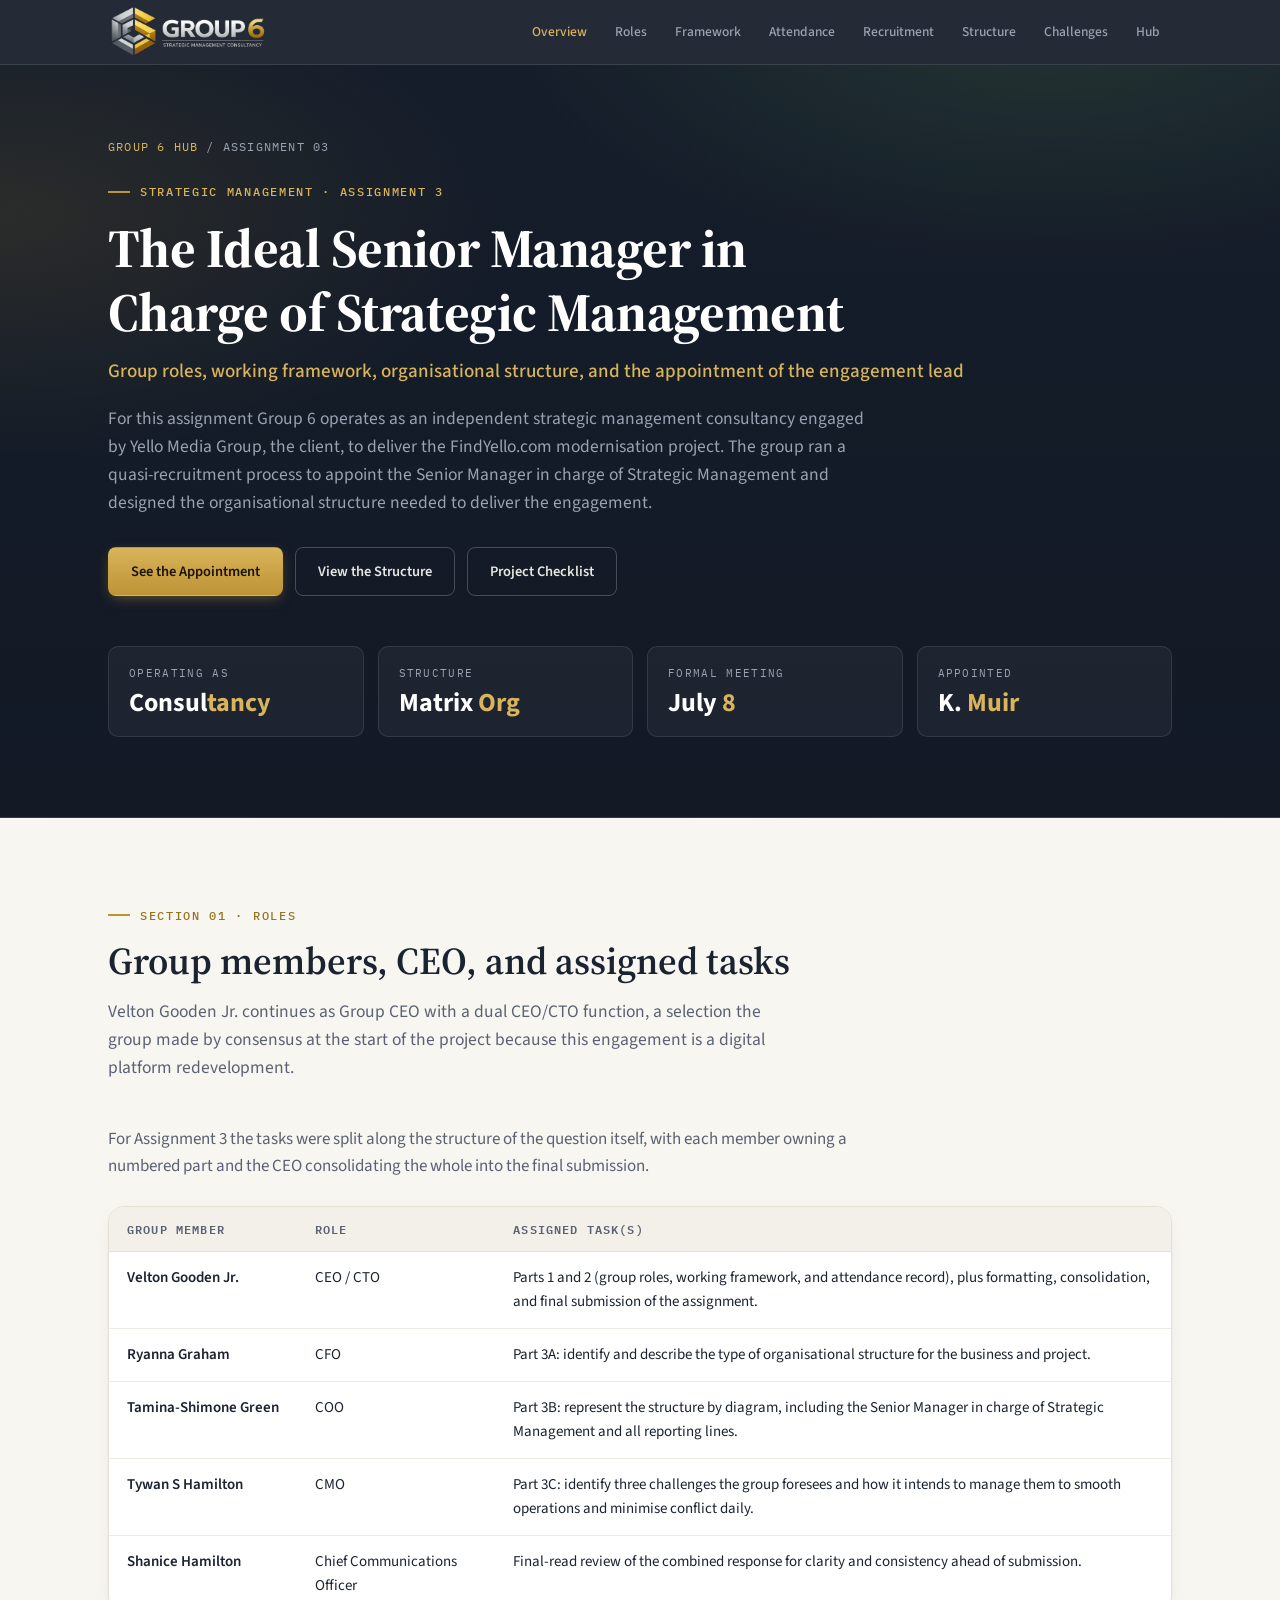
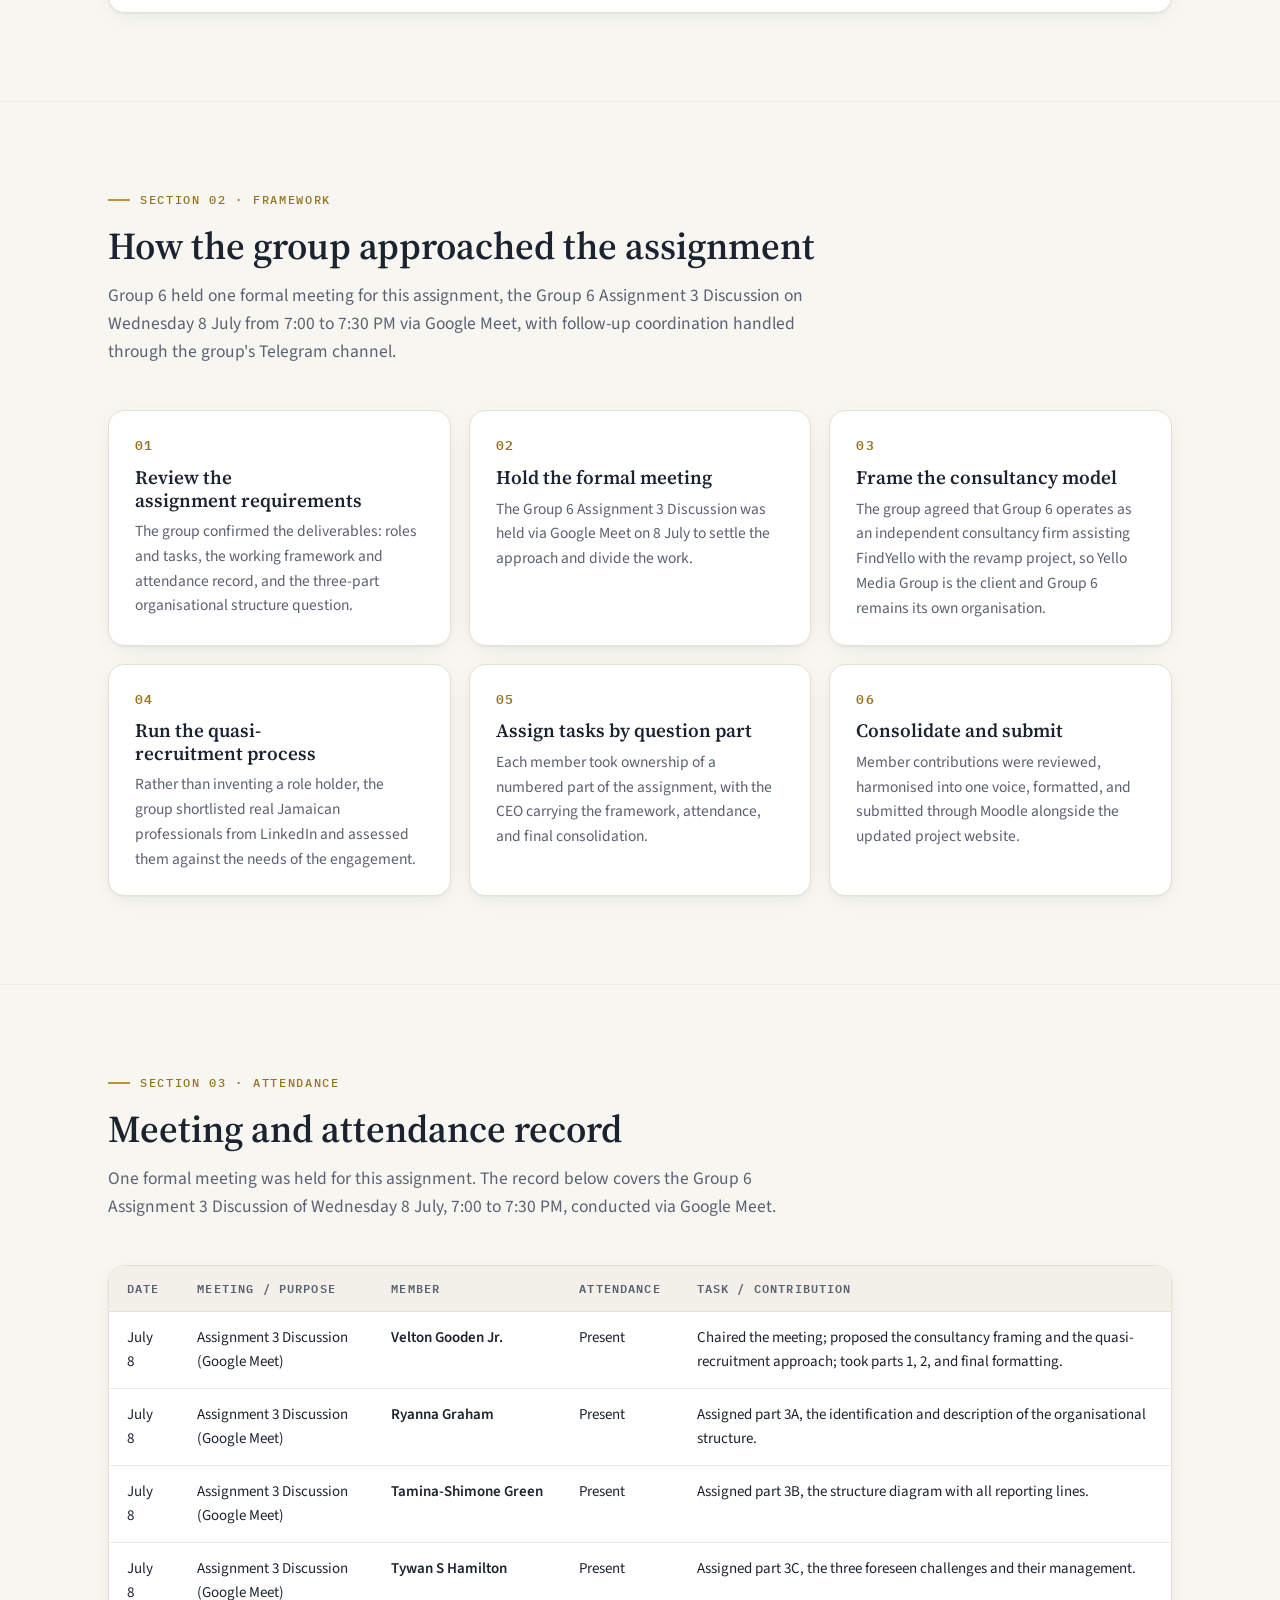
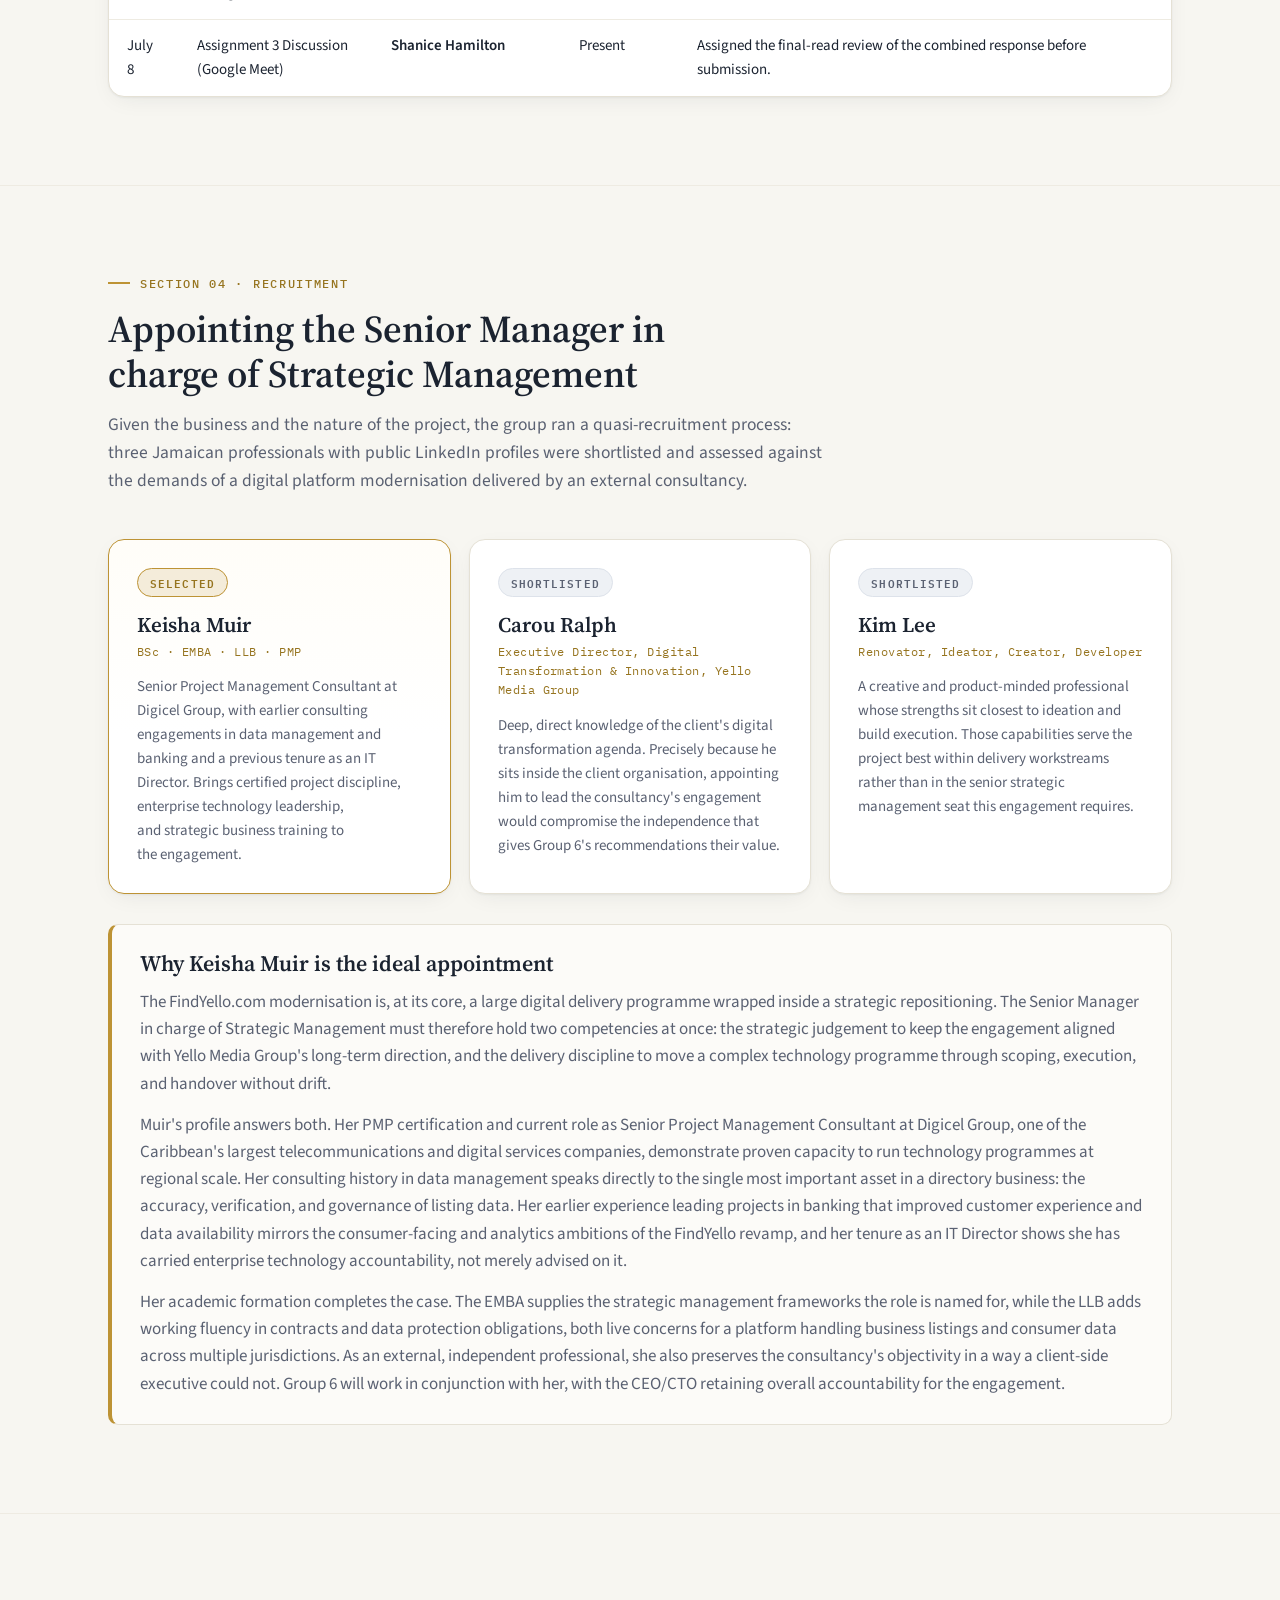
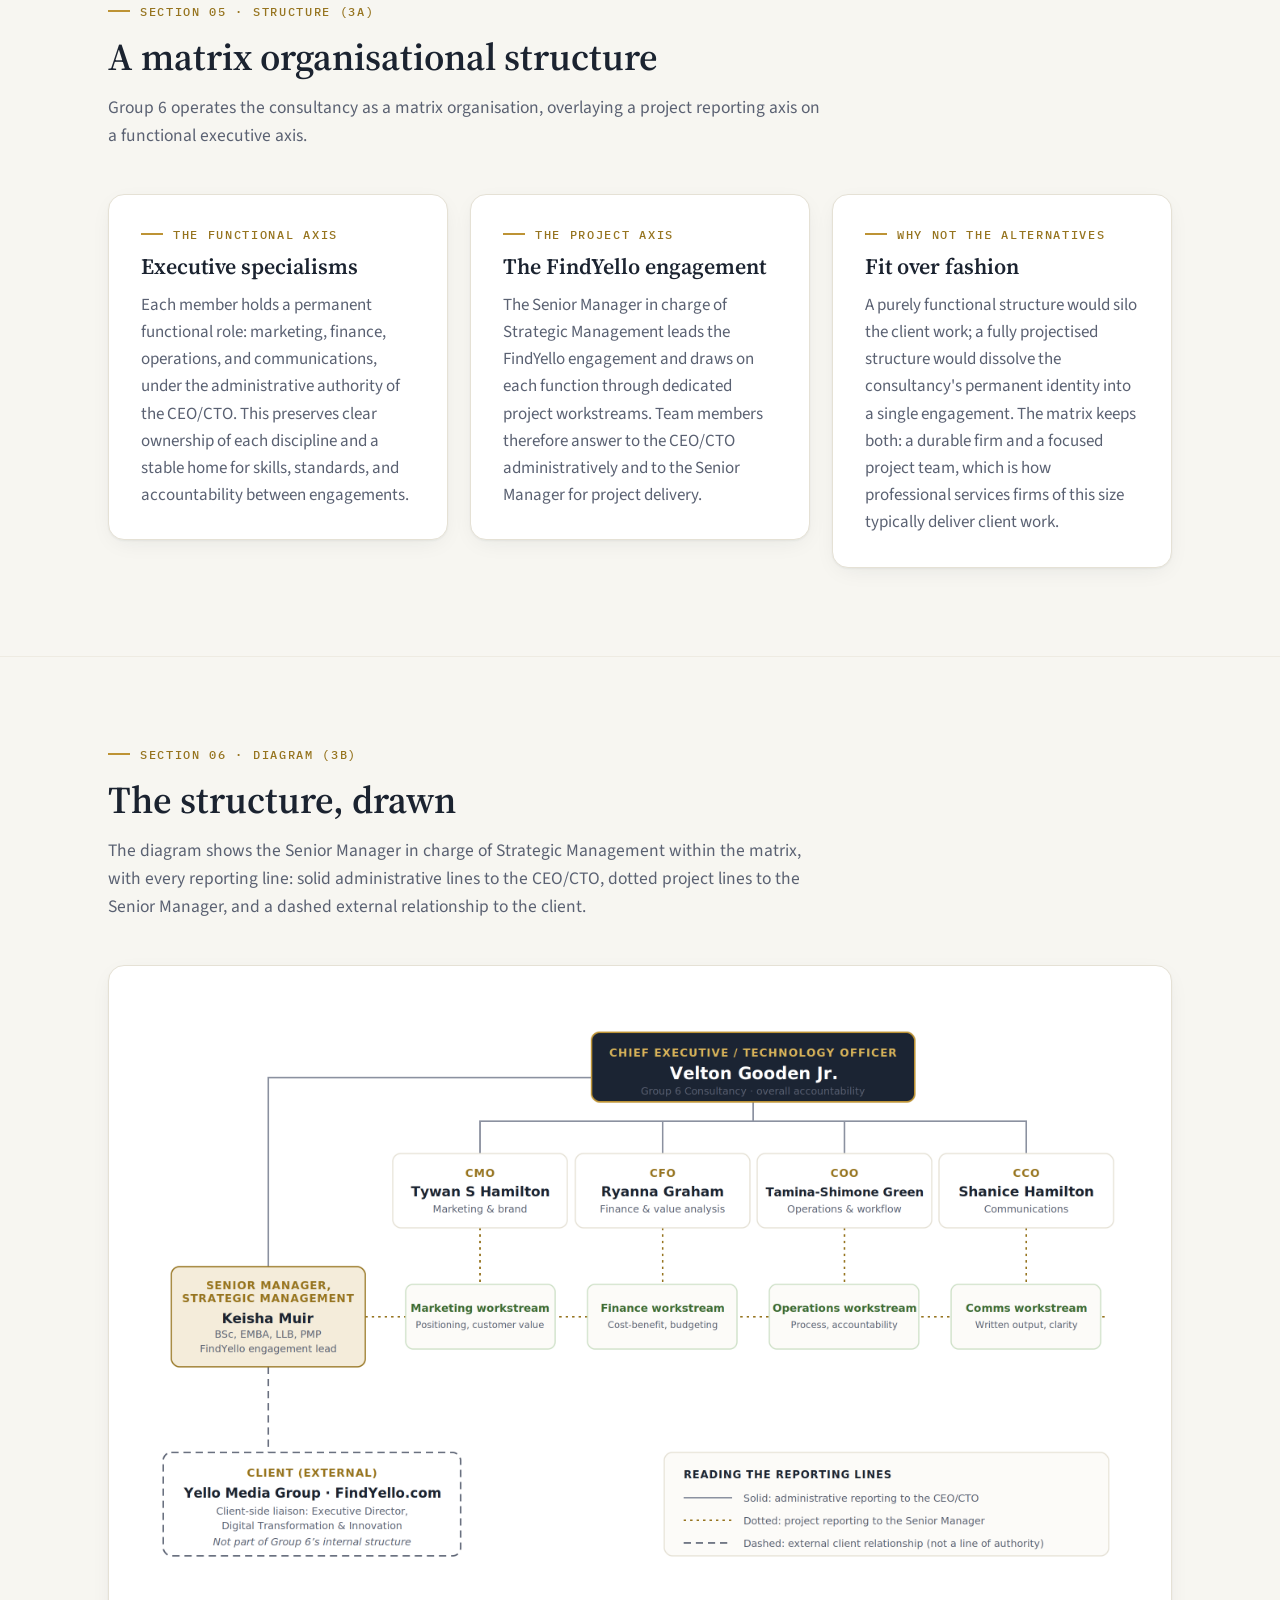
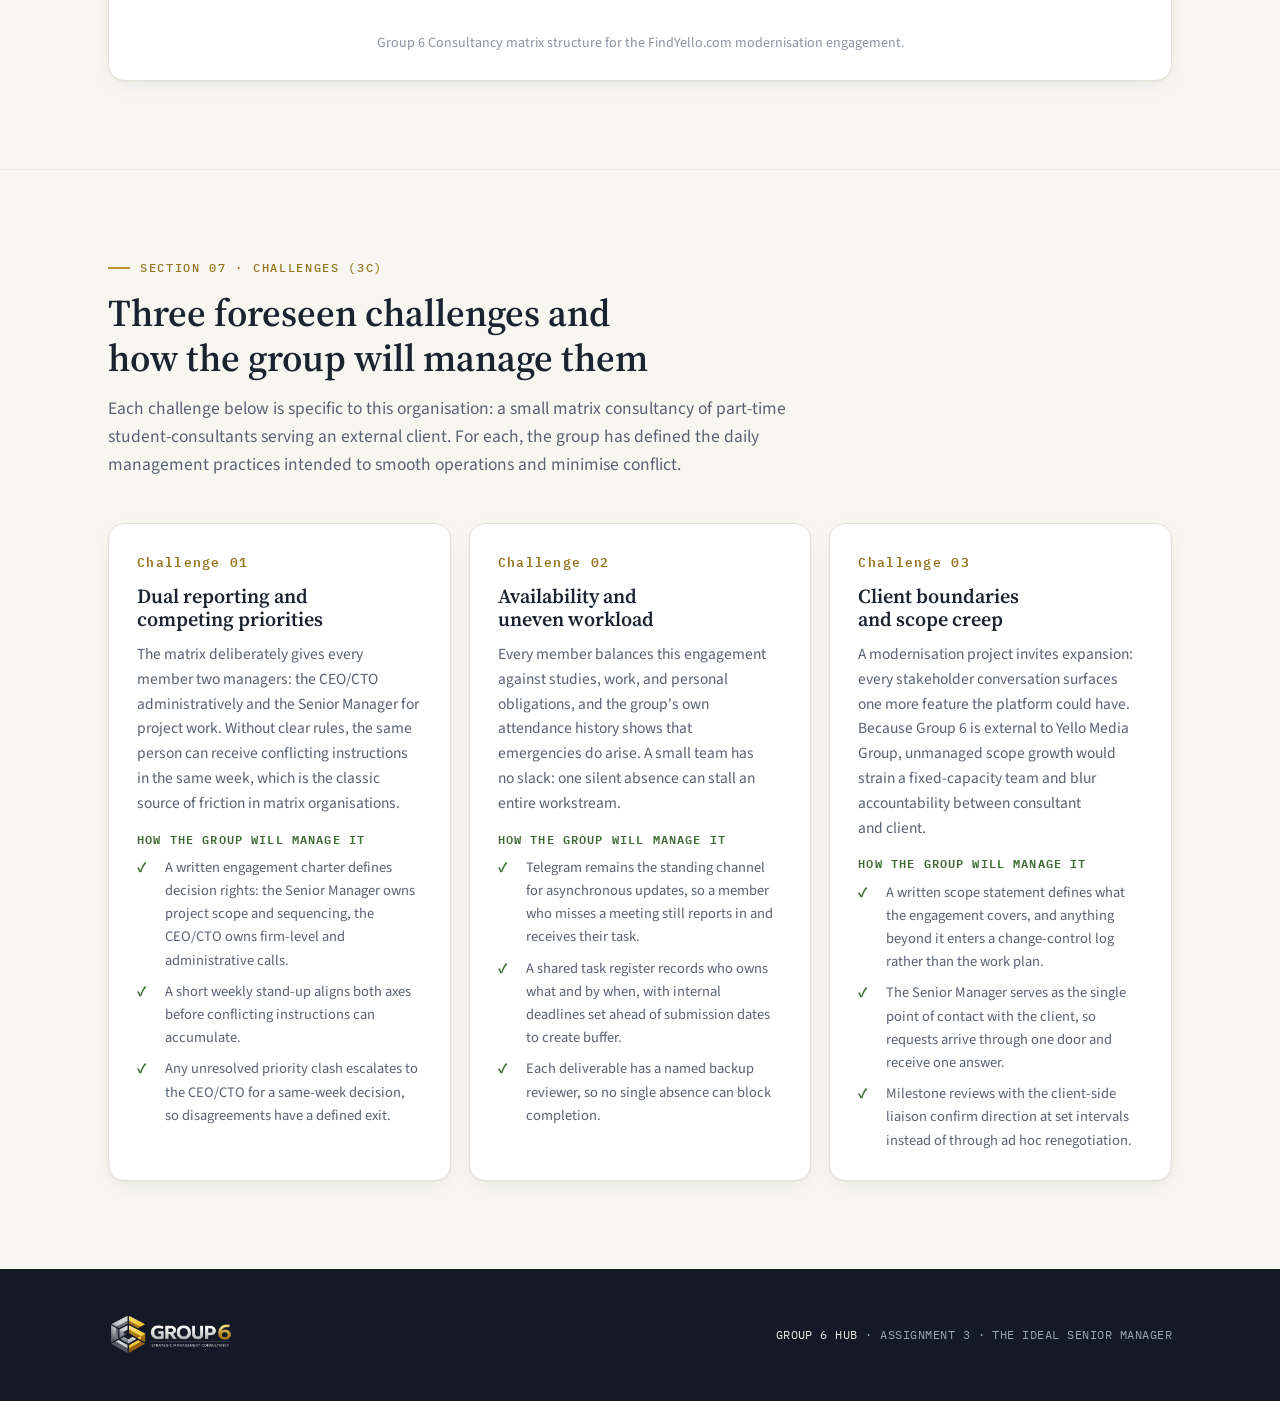
<file: assignments/assignment-3.html>
<!DOCTYPE html>
<html lang="en">
<head>
<meta charset="UTF-8">
<meta name="viewport" content="width=device-width, initial-scale=1.0">
<title>Assignment 3 | The Ideal Senior Manager &middot; Group 6</title>
<link rel="preconnect" href="https://fonts.googleapis.com">
<link rel="preconnect" href="https://fonts.gstatic.com" crossorigin>
<link href="https://fonts.googleapis.com/css2?family=Source+Serif+4:wght@500;600;700&family=Source+Sans+3:wght@400;500;600;700&family=IBM+Plex+Mono:wght@400;500;600&display=swap" rel="stylesheet">
<link rel="stylesheet" href="../assets/site.css">
<link rel="stylesheet" href="../assets/charts.css">
<style>
  .a3-hero {
    background:
      radial-gradient(880px 430px at 82% -8%, rgba(91, 138, 78, 0.22), transparent 62%),
      radial-gradient(780px 380px at 0% 20%, rgba(189, 147, 53, 0.13), transparent 64%),
      linear-gradient(180deg, #151D2A 0%, var(--dark) 100%);
    color: var(--dark-text);
    padding: 72px 0 80px;
    border-bottom: 1px solid var(--dark-line);
  }
  .a3-hero .crumb {
    font-family: var(--font-mono);
    font-size: 12px;
    letter-spacing: 0.1em;
    text-transform: uppercase;
    color: var(--dark-text-soft);
    margin-bottom: 26px;
  }
  .a3-hero .crumb a { color: var(--gold-bright); text-decoration: none; }
  .a3-hero .crumb a:hover { text-decoration: underline; }
  .a3-hero h1 {
    font-size: clamp(32px, 4.4vw, 54px);
    font-weight: 700;
    color: #fff;
    letter-spacing: -0.01em;
    margin: 16px 0 12px;
    max-width: 880px;
  }
  .a3-hero .hero-sub {
    font-size: 19px;
    font-weight: 500;
    color: var(--gold-bright);
    margin-bottom: 18px;
  }
  .a3-hero .hero-lede {
    font-size: 17.5px;
    color: var(--dark-text-soft);
    max-width: 760px;
    margin-bottom: 30px;
  }
  .hero-ctas { display: flex; gap: 12px; flex-wrap: wrap; }
  .a3-hero .stat-grid { margin-top: 50px; }

  .role-note {
    max-width: 780px;
    color: var(--ink-soft);
    margin-bottom: 26px;
  }

  .framework-steps {
    display: grid;
    grid-template-columns: repeat(auto-fit, minmax(300px, 1fr));
    gap: 18px;
  }
  .step-card {
    padding: 24px 26px;
  }
  .step-card .step-no {
    font-family: var(--font-mono);
    font-size: 13px;
    font-weight: 600;
    color: var(--gold-deep);
    letter-spacing: 0.1em;
    margin-bottom: 10px;
  }
  .step-card h3 { font-size: 19px; margin-bottom: 8px; }
  .step-card p { color: var(--ink-soft); font-size: 15.5px; }

  .shortlist-grid {
    display: grid;
    grid-template-columns: repeat(auto-fit, minmax(290px, 1fr));
    gap: 18px;
    margin-top: 30px;
  }
  .candidate-card {
    padding: 28px 28px 26px;
    position: relative;
  }
  .candidate-card.selected {
    border: 1.6px solid var(--gold);
    background: linear-gradient(180deg, #FFFDF8 0%, #FFFFFF 55%);
  }
  .candidate-pill {
    display: inline-block;
    font-family: var(--font-mono);
    font-size: 11px;
    font-weight: 600;
    letter-spacing: 0.1em;
    text-transform: uppercase;
    padding: 5px 12px;
    border-radius: 999px;
    margin-bottom: 16px;
  }
  .pill-selected { background: var(--gold-tint); color: var(--gold-deep); border: 1px solid var(--gold); }
  .pill-shortlist { background: #EEF1F5; color: var(--ink-soft); border: 1px solid #DDE2EA; }
  .candidate-card h3 { font-size: 21px; margin-bottom: 4px; }
  .candidate-card .cred {
    font-family: var(--font-mono);
    font-size: 12px;
    color: var(--gold-deep);
    letter-spacing: 0.04em;
    margin-bottom: 14px;
  }
  .candidate-card p { color: var(--ink-soft); font-size: 15px; }

  .justify-panel {
    background: #FCFBF8;
    border: 1px solid var(--line);
    border-left: 4px solid var(--gold);
    border-radius: var(--radius);
    padding: 26px 28px;
    margin-top: 30px;
  }
  .justify-panel h3 { font-size: 22px; margin-bottom: 12px; }
  .justify-panel p { color: var(--ink-soft); margin-bottom: 14px; }
  .justify-panel p:last-child { margin-bottom: 0; }

  .diagram-frame {
    background: var(--surface);
    border: 1px solid var(--line);
    border-radius: var(--radius-lg);
    box-shadow: var(--shadow);
    padding: 34px 30px 26px;
    margin-top: 30px;
  }
  .diagram-frame img { width: 100%; height: auto; }
  .diagram-caption {
    font-size: 14px;
    color: var(--ink-faint);
    text-align: center;
    margin-top: 18px;
  }

  .challenge-grid {
    display: grid;
    grid-template-columns: repeat(auto-fit, minmax(310px, 1fr));
    gap: 18px;
    margin-top: 30px;
  }
  .challenge-card { padding: 28px; }
  .challenge-card .ch-no {
    font-family: var(--font-mono);
    font-size: 13px;
    font-weight: 600;
    color: var(--gold-deep);
    letter-spacing: 0.1em;
    margin-bottom: 12px;
  }
  .challenge-card h3 { font-size: 20px; margin-bottom: 10px; }
  .challenge-card p { color: var(--ink-soft); font-size: 15.5px; margin-bottom: 14px; }
  .challenge-card .manage-label {
    font-family: var(--font-mono);
    font-size: 11.5px;
    font-weight: 600;
    letter-spacing: 0.1em;
    text-transform: uppercase;
    color: #3D6B33;
    margin-bottom: 8px;
  }
  .challenge-card ul { list-style: none; display: grid; gap: 8px; }
  .challenge-card li {
    display: grid;
    grid-template-columns: 20px 1fr;
    gap: 8px;
    color: var(--ink-soft);
    font-size: 14.5px;
  }
  .challenge-card li::before { content: "\2713"; color: #3D6B33; font-weight: 700; }
</style>
</head>
<body>

<nav class="site-nav">
  <div class="container nav-inner">
    <a class="nav-brand" href="../index.html">
      <img src="../assets/img/group6-logo.png" alt="Group 6 logo">
    </a>
    <div class="nav-links">
      <a href="#overview">Overview</a>
      <a href="#roles">Roles</a>
      <a href="#framework">Framework</a>
      <a href="#attendance">Attendance</a>
      <a href="#recruitment">Recruitment</a>
      <a href="#structure">Structure</a>
      <a href="#challenges">Challenges</a>
      <a href="../index.html">Hub</a>
    </div>
  </div>
</nav>

<header class="a3-hero on-dark" id="overview" data-screen-label="Hero">
  <div class="container">
    <p class="crumb"><a href="../index.html">Group 6 Hub</a> / Assignment 03</p>
    <p class="eyebrow">Strategic Management &middot; Assignment 3</p>
    <h1>The Ideal Senior Manager in Charge of Strategic Management</h1>
    <p class="hero-sub">Group roles, working framework, organisational structure, and the appointment of the engagement lead</p>
    <p class="hero-lede">For this assignment Group 6 operates as an independent strategic management consultancy engaged by Yello Media Group, the client, to deliver the FindYello.com modernisation project. The group ran a quasi-recruitment process to appoint the Senior Manager in charge of Strategic Management and designed the organisational structure needed to deliver the engagement.</p>
    <div class="hero-ctas">
      <a class="btn btn-gold" href="#recruitment">See the Appointment</a>
      <a class="btn btn-ghost-dark" href="#structure">View the Structure</a>
      <a class="btn btn-ghost-dark" href="../index.html#checklist">Project Checklist</a>
    </div>
    <div class="stat-grid">
      <div class="stat-card">
        <div class="stat-label">Operating As</div>
        <div class="stat-value">Consul<span>tancy</span></div>
      </div>
      <div class="stat-card">
        <div class="stat-label">Structure</div>
        <div class="stat-value">Matrix <span>Org</span></div>
      </div>
      <div class="stat-card">
        <div class="stat-label">Formal Meeting</div>
        <div class="stat-value">July <span>8</span></div>
      </div>
      <div class="stat-card">
        <div class="stat-label">Appointed</div>
        <div class="stat-value">K. <span>Muir</span></div>
      </div>
    </div>
  </div>
</header>

<section class="section" id="roles">
  <div class="container">
    <div class="section-head">
      <p class="eyebrow">Section 01 &middot; Roles</p>
      <h2>Group members, CEO, and assigned tasks</h2>
      <p class="lede">Velton Gooden Jr. continues as Group CEO with a dual CEO/CTO function, a selection the group made by consensus at the start of the project because this engagement is a digital platform redevelopment.</p>
    </div>
    <p class="role-note">For Assignment 3 the tasks were split along the structure of the question itself, with each member owning a numbered part and the CEO consolidating the whole into the final submission.</p>
    <div class="table-wrap reveal">
      <table class="data">
        <thead>
          <tr>
            <th>Group Member</th>
            <th>Role</th>
            <th>Assigned Task(s)</th>
          </tr>
        </thead>
        <tbody>
          <tr>
            <td class="member-name">Velton Gooden Jr.</td>
            <td>CEO / CTO</td>
            <td>Parts 1 and 2 (group roles, working framework, and attendance record), plus formatting, consolidation, and final submission of the assignment.</td>
          </tr>
          <tr>
            <td class="member-name">Ryanna Graham</td>
            <td>CFO</td>
            <td>Part 3A: identify and describe the type of organisational structure for the business and project.</td>
          </tr>
          <tr>
            <td class="member-name">Tamina-Shimone Green</td>
            <td>COO</td>
            <td>Part 3B: represent the structure by diagram, including the Senior Manager in charge of Strategic Management and all reporting lines.</td>
          </tr>
          <tr>
            <td class="member-name">Tywan S Hamilton</td>
            <td>CMO</td>
            <td>Part 3C: identify three challenges the group foresees and how it intends to manage them to smooth operations and minimise conflict daily.</td>
          </tr>
          <tr>
            <td class="member-name">Shanice Hamilton</td>
            <td>Chief Communications Officer</td>
            <td>Final-read review of the combined response for clarity and consistency ahead of submission.</td>
          </tr>
        </tbody>
      </table>
    </div>
  </div>
</section>

<section class="section alt" id="framework">
  <div class="container">
    <div class="section-head">
      <p class="eyebrow">Section 02 &middot; Framework</p>
      <h2>How the group approached the assignment</h2>
      <p class="lede">Group 6 held one formal meeting for this assignment, the Group 6 Assignment 3 Discussion on Wednesday 8 July from 7:00 to 7:30 PM via Google Meet, with follow-up coordination handled through the group's Telegram channel.</p>
    </div>
    <div class="framework-steps">
      <article class="card step-card reveal">
        <div class="step-no">01</div>
        <h3>Review the assignment requirements</h3>
        <p>The group confirmed the deliverables: roles and tasks, the working framework and attendance record, and the three-part organisational structure question.</p>
      </article>
      <article class="card step-card reveal">
        <div class="step-no">02</div>
        <h3>Hold the formal meeting</h3>
        <p>The Group 6 Assignment 3 Discussion was held via Google Meet on 8 July to settle the approach and divide the work.</p>
      </article>
      <article class="card step-card reveal">
        <div class="step-no">03</div>
        <h3>Frame the consultancy model</h3>
        <p>The group agreed that Group 6 operates as an independent consultancy firm assisting FindYello with the revamp project, so Yello Media Group is the client and Group 6 remains its own organisation.</p>
      </article>
      <article class="card step-card reveal">
        <div class="step-no">04</div>
        <h3>Run the quasi-recruitment process</h3>
        <p>Rather than inventing a role holder, the group shortlisted real Jamaican professionals from LinkedIn and assessed them against the needs of the engagement.</p>
      </article>
      <article class="card step-card reveal">
        <div class="step-no">05</div>
        <h3>Assign tasks by question part</h3>
        <p>Each member took ownership of a numbered part of the assignment, with the CEO carrying the framework, attendance, and final consolidation.</p>
      </article>
      <article class="card step-card reveal">
        <div class="step-no">06</div>
        <h3>Consolidate and submit</h3>
        <p>Member contributions were reviewed, harmonised into one voice, formatted, and submitted through Moodle alongside the updated project website.</p>
      </article>
    </div>
  </div>
</section>

<section class="section" id="attendance">
  <div class="container">
    <div class="section-head">
      <p class="eyebrow">Section 03 &middot; Attendance</p>
      <h2>Meeting and attendance record</h2>
      <p class="lede">One formal meeting was held for this assignment. The record below covers the Group 6 Assignment 3 Discussion of Wednesday 8 July, 7:00 to 7:30 PM, conducted via Google Meet.</p>
    </div>
    <div class="table-wrap reveal">
      <table class="data">
        <thead>
          <tr>
            <th>Date</th>
            <th>Meeting / Purpose</th>
            <th>Member</th>
            <th>Attendance</th>
            <th>Task / Contribution</th>
          </tr>
        </thead>
        <tbody>
          <tr>
            <td>July 8</td>
            <td>Assignment 3 Discussion (Google Meet)</td>
            <td class="member-name">Velton Gooden Jr.</td>
            <td>Present</td>
            <td>Chaired the meeting; proposed the consultancy framing and the quasi-recruitment approach; took parts 1, 2, and final formatting.</td>
          </tr>
          <tr>
            <td>July 8</td>
            <td>Assignment 3 Discussion (Google Meet)</td>
            <td class="member-name">Ryanna Graham</td>
            <td>Present</td>
            <td>Assigned part 3A, the identification and description of the organisational structure.</td>
          </tr>
          <tr>
            <td>July 8</td>
            <td>Assignment 3 Discussion (Google Meet)</td>
            <td class="member-name">Tamina-Shimone Green</td>
            <td>Present</td>
            <td>Assigned part 3B, the structure diagram with all reporting lines.</td>
          </tr>
          <tr>
            <td>July 8</td>
            <td>Assignment 3 Discussion (Google Meet)</td>
            <td class="member-name">Tywan S Hamilton</td>
            <td>Present</td>
            <td>Assigned part 3C, the three foreseen challenges and their management.</td>
          </tr>
          <tr>
            <td>July 8</td>
            <td>Assignment 3 Discussion (Google Meet)</td>
            <td class="member-name">Shanice Hamilton</td>
            <td>Present</td>
            <td>Assigned the final-read review of the combined response before submission.</td>
          </tr>
        </tbody>
      </table>
    </div>
  </div>
</section>

<section class="section alt" id="recruitment">
  <div class="container">
    <div class="section-head">
      <p class="eyebrow">Section 04 &middot; Recruitment</p>
      <h2>Appointing the Senior Manager in charge of Strategic Management</h2>
      <p class="lede">Given the business and the nature of the project, the group ran a quasi-recruitment process: three Jamaican professionals with public LinkedIn profiles were shortlisted and assessed against the demands of a digital platform modernisation delivered by an external consultancy.</p>
    </div>
    <div class="shortlist-grid">
      <article class="card candidate-card selected reveal">
        <span class="candidate-pill pill-selected">Selected</span>
        <h3>Keisha Muir</h3>
        <p class="cred">BSc &middot; EMBA &middot; LLB &middot; PMP</p>
        <p>Senior Project Management Consultant at Digicel Group, with earlier consulting engagements in data management and banking and a previous tenure as an IT Director. Brings certified project discipline, enterprise technology leadership, and strategic business training to the engagement.</p>
      </article>
      <article class="card candidate-card reveal">
        <span class="candidate-pill pill-shortlist">Shortlisted</span>
        <h3>Carou Ralph</h3>
        <p class="cred">Executive Director, Digital Transformation &amp; Innovation, Yello Media Group</p>
        <p>Deep, direct knowledge of the client's digital transformation agenda. Precisely because he sits inside the client organisation, appointing him to lead the consultancy's engagement would compromise the independence that gives Group 6's recommendations their value.</p>
      </article>
      <article class="card candidate-card reveal">
        <span class="candidate-pill pill-shortlist">Shortlisted</span>
        <h3>Kim Lee</h3>
        <p class="cred">Renovator, Ideator, Creator, Developer</p>
        <p>A creative and product-minded professional whose strengths sit closest to ideation and build execution. Those capabilities serve the project best within delivery workstreams rather than in the senior strategic management seat this engagement requires.</p>
      </article>
    </div>
    <div class="justify-panel reveal">
      <h3>Why Keisha Muir is the ideal appointment</h3>
      <p>The FindYello.com modernisation is, at its core, a large digital delivery programme wrapped inside a strategic repositioning. The Senior Manager in charge of Strategic Management must therefore hold two competencies at once: the strategic judgement to keep the engagement aligned with Yello Media Group's long-term direction, and the delivery discipline to move a complex technology programme through scoping, execution, and handover without drift.</p>
      <p>Muir's profile answers both. Her PMP certification and current role as Senior Project Management Consultant at Digicel Group, one of the Caribbean's largest telecommunications and digital services companies, demonstrate proven capacity to run technology programmes at regional scale. Her consulting history in data management speaks directly to the single most important asset in a directory business: the accuracy, verification, and governance of listing data. Her earlier experience leading projects in banking that improved customer experience and data availability mirrors the consumer-facing and analytics ambitions of the FindYello revamp, and her tenure as an IT Director shows she has carried enterprise technology accountability, not merely advised on it.</p>
      <p>Her academic formation completes the case. The EMBA supplies the strategic management frameworks the role is named for, while the LLB adds working fluency in contracts and data protection obligations, both live concerns for a platform handling business listings and consumer data across multiple jurisdictions. As an external, independent professional, she also preserves the consultancy's objectivity in a way a client-side executive could not. Group 6 will work in conjunction with her, with the CEO/CTO retaining overall accountability for the engagement.</p>
    </div>
  </div>
</section>

<section class="section" id="structure">
  <div class="container">
    <div class="section-head">
      <p class="eyebrow">Section 05 &middot; Structure (3A)</p>
      <h2>A matrix organisational structure</h2>
      <p class="lede">Group 6 operates the consultancy as a matrix organisation, overlaying a project reporting axis on a functional executive axis.</p>
    </div>
    <div class="summary-grid" style="display:grid;grid-template-columns:repeat(auto-fit,minmax(300px,1fr));gap:22px;align-items:start;">
      <article class="card" style="padding:30px 32px;">
        <p class="eyebrow">The Functional Axis</p>
        <h3 style="font-size:22px;margin:10px 0 12px;">Executive specialisms</h3>
        <p style="color:var(--ink-soft);">Each member holds a permanent functional role: marketing, finance, operations, and communications, under the administrative authority of the CEO/CTO. This preserves clear ownership of each discipline and a stable home for skills, standards, and accountability between engagements.</p>
      </article>
      <article class="card" style="padding:30px 32px;">
        <p class="eyebrow">The Project Axis</p>
        <h3 style="font-size:22px;margin:10px 0 12px;">The FindYello engagement</h3>
        <p style="color:var(--ink-soft);">The Senior Manager in charge of Strategic Management leads the FindYello engagement and draws on each function through dedicated project workstreams. Team members therefore answer to the CEO/CTO administratively and to the Senior Manager for project delivery.</p>
      </article>
      <article class="card" style="padding:30px 32px;">
        <p class="eyebrow">Why Not the Alternatives</p>
        <h3 style="font-size:22px;margin:10px 0 12px;">Fit over fashion</h3>
        <p style="color:var(--ink-soft);">A purely functional structure would silo the client work; a fully projectised structure would dissolve the consultancy's permanent identity into a single engagement. The matrix keeps both: a durable firm and a focused project team, which is how professional services firms of this size typically deliver client work.</p>
      </article>
    </div>
  </div>
</section>

<section class="section alt" id="diagram">
  <div class="container">
    <div class="section-head">
      <p class="eyebrow">Section 06 &middot; Diagram (3B)</p>
      <h2>The structure, drawn</h2>
      <p class="lede">The diagram shows the Senior Manager in charge of Strategic Management within the matrix, with every reporting line: solid administrative lines to the CEO/CTO, dotted project lines to the Senior Manager, and a dashed external relationship to the client.</p>
    </div>
    <div class="diagram-frame reveal">
      <img src="../assets/img/org-structure.png" alt="Group 6 matrix organisational structure showing the CEO/CTO at the top, four functional executives with solid administrative reporting lines, the Senior Manager in charge of Strategic Management leading four project workstreams through dotted project reporting lines, and a dashed external relationship to the client, Yello Media Group">
      <p class="diagram-caption">Group 6 Consultancy matrix structure for the FindYello.com modernisation engagement.</p>
    </div>
  </div>
</section>

<section class="section" id="challenges">
  <div class="container">
    <div class="section-head">
      <p class="eyebrow">Section 07 &middot; Challenges (3C)</p>
      <h2>Three foreseen challenges and how the group will manage them</h2>
      <p class="lede">Each challenge below is specific to this organisation: a small matrix consultancy of part-time student-consultants serving an external client. For each, the group has defined the daily management practices intended to smooth operations and minimise conflict.</p>
    </div>
    <div class="challenge-grid">
      <article class="card challenge-card reveal">
        <div class="ch-no">Challenge 01</div>
        <h3>Dual reporting and competing priorities</h3>
        <p>The matrix deliberately gives every member two managers: the CEO/CTO administratively and the Senior Manager for project work. Without clear rules, the same person can receive conflicting instructions in the same week, which is the classic source of friction in matrix organisations.</p>
        <div class="manage-label">How the group will manage it</div>
        <ul>
          <li>A written engagement charter defines decision rights: the Senior Manager owns project scope and sequencing, the CEO/CTO owns firm-level and administrative calls.</li>
          <li>A short weekly stand-up aligns both axes before conflicting instructions can accumulate.</li>
          <li>Any unresolved priority clash escalates to the CEO/CTO for a same-week decision, so disagreements have a defined exit.</li>
        </ul>
      </article>
      <article class="card challenge-card reveal">
        <div class="ch-no">Challenge 02</div>
        <h3>Availability and uneven workload</h3>
        <p>Every member balances this engagement against studies, work, and personal obligations, and the group's own attendance history shows that emergencies do arise. A small team has no slack: one silent absence can stall an entire workstream.</p>
        <div class="manage-label">How the group will manage it</div>
        <ul>
          <li>Telegram remains the standing channel for asynchronous updates, so a member who misses a meeting still reports in and receives their task.</li>
          <li>A shared task register records who owns what and by when, with internal deadlines set ahead of submission dates to create buffer.</li>
          <li>Each deliverable has a named backup reviewer, so no single absence can block completion.</li>
        </ul>
      </article>
      <article class="card challenge-card reveal">
        <div class="ch-no">Challenge 03</div>
        <h3>Client boundaries and scope creep</h3>
        <p>A modernisation project invites expansion: every stakeholder conversation surfaces one more feature the platform could have. Because Group 6 is external to Yello Media Group, unmanaged scope growth would strain a fixed-capacity team and blur accountability between consultant and client.</p>
        <div class="manage-label">How the group will manage it</div>
        <ul>
          <li>A written scope statement defines what the engagement covers, and anything beyond it enters a change-control log rather than the work plan.</li>
          <li>The Senior Manager serves as the single point of contact with the client, so requests arrive through one door and receive one answer.</li>
          <li>Milestone reviews with the client-side liaison confirm direction at set intervals instead of through ad hoc renegotiation.</li>
        </ul>
      </article>
    </div>
  </div>
</section>

<footer class="site-footer">
  <div class="container footer-inner">
    <div class="footer-brand">
      <img src="../assets/img/group6-logo.png" alt="Group 6 logo">
    </div>
    <p class="footer-meta"><a href="../index.html">GROUP 6 HUB</a> &middot; ASSIGNMENT 3 &middot; THE IDEAL SENIOR MANAGER</p>
  </div>
</footer>

<script src="../assets/charts.js"></script>
</body>
</html>
</file>
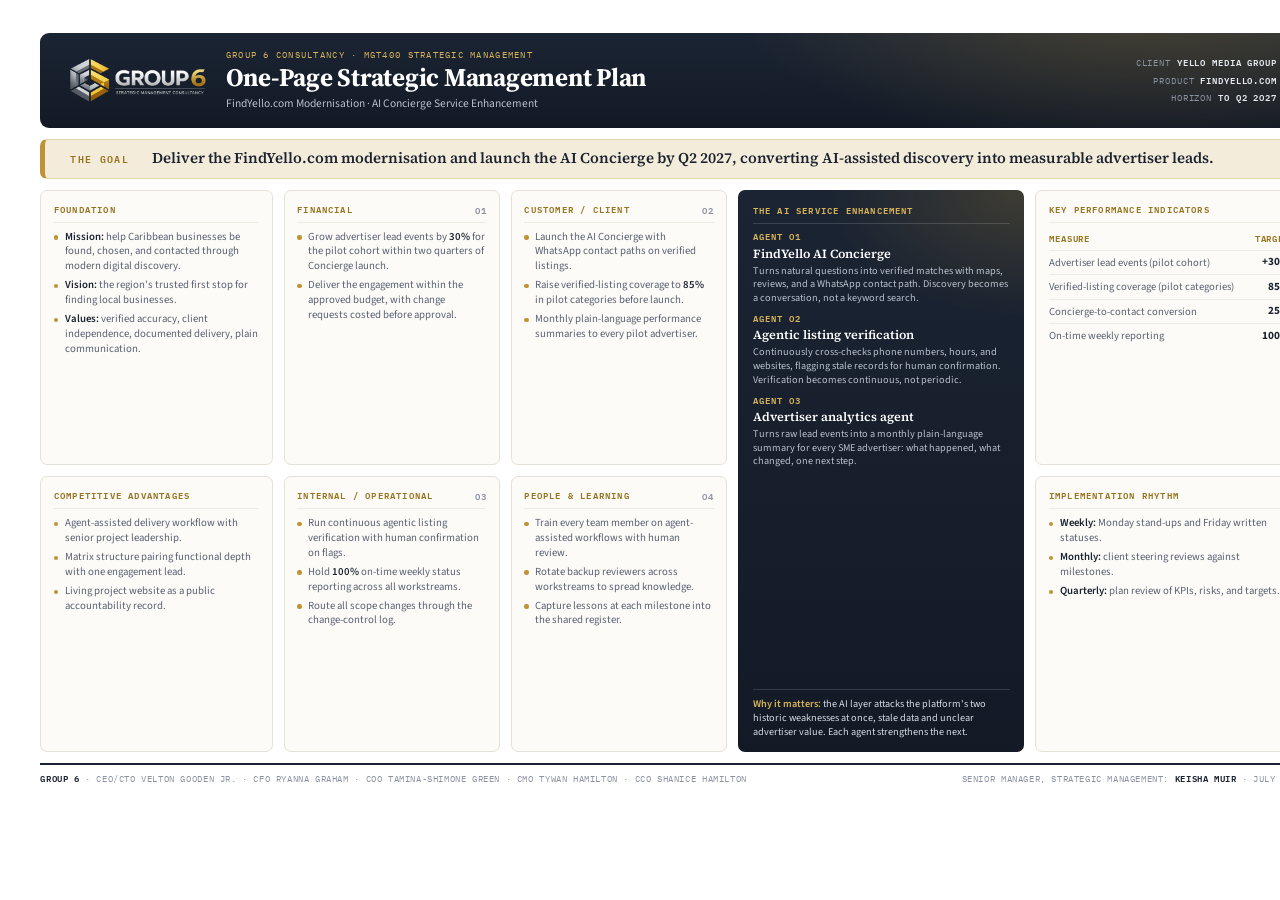
<file: assets/docs/one-page-plan.html>
<!DOCTYPE html>
<html lang="en">
<head>
<meta charset="UTF-8">
<meta name="viewport" content="width=device-width, initial-scale=1.0">
<title>Group 6 &middot; One-Page Strategic Management Plan</title>
<link rel="preconnect" href="https://fonts.googleapis.com">
<link rel="preconnect" href="https://fonts.gstatic.com" crossorigin>
<link href="https://fonts.googleapis.com/css2?family=Source+Serif+4:wght@500;600;700&family=Source+Sans+3:wght@400;500;600;700&family=IBM+Plex+Mono:wght@400;500;600&display=swap" rel="stylesheet">
<style>
  /* ---- Print sheet: US Legal landscape, exact fit ---- */
  @page { size: 14in 8.5in; margin: 0; }
  * { margin: 0; padding: 0; box-sizing: border-box; }
  :root {
    --ink: #1B2330;
    --ink-soft: #5A6172;
    --ink-faint: #8B91A0;
    --dark: #131A26;
    --dark-2: #1B2433;
    --gold: #BD9335;
    --gold-bright: #D9B45A;
    --gold-deep: #96741F;
    --gold-tint: #F4ECDA;
    --surface: #FCFBF8;
    --line: #E5E1D8;
    --line-soft: #EEEBE3;
    --font-serif: 'Source Serif 4', Georgia, serif;
    --font-sans: 'Source Sans 3', 'Segoe UI', sans-serif;
    --font-mono: 'IBM Plex Mono', Consolas, monospace;
  }
  html, body {
    width: 14in; height: 8.5in;
    font-family: var(--font-sans);
    color: var(--ink);
    background: #fff;
    -webkit-print-color-adjust: exact;
    print-color-adjust: exact;
  }
  .sheet {
    width: 14in; height: 8.5in;
    padding: 0.34in 0.42in 0.3in;
    display: flex; flex-direction: column; gap: 0.115in;
    overflow: hidden;
  }

  /* ---- Header band ---- */
  .head {
    background:
      radial-gradient(7in 2.4in at 88% -30%, rgba(189, 147, 53, 0.28), transparent 62%),
      linear-gradient(180deg, var(--dark-2) 0%, var(--dark) 100%);
    border-radius: 9px;
    color: #fff;
    padding: 0.17in 0.28in 0.16in;
    display: flex; align-items: center; justify-content: space-between; gap: 0.3in;
  }
  .head-left { display: flex; align-items: center; gap: 0.18in; }
  .head-left img { height: 0.52in; width: auto; display: block; }
  .head .kicker {
    font-family: var(--font-mono); font-size: 6.8pt; letter-spacing: 0.14em;
    text-transform: uppercase; color: var(--gold-bright); margin-bottom: 4px;
  }
  .head h1 {
    font-family: var(--font-serif); font-size: 19pt; font-weight: 700;
    letter-spacing: -0.01em; line-height: 1.08;
  }
  .head .sub { font-size: 8.6pt; color: #B9C0CC; margin-top: 4px; }
  .head-right { text-align: right; flex-shrink: 0; }
  .head-right .meta {
    font-family: var(--font-mono); font-size: 6.6pt; letter-spacing: 0.1em;
    text-transform: uppercase; color: #8B93A3; line-height: 2.0;
  }
  .head-right .meta strong { color: #E6E9EF; font-weight: 600; }

  /* ---- Goal band ---- */
  .goal {
    background: var(--gold-tint);
    border: 1px solid #E4D7B4;
    border-left: 5px solid var(--gold);
    border-radius: 7px;
    padding: 0.1in 0.26in;
    display: flex; align-items: baseline; gap: 0.24in;
  }
  .goal .tag {
    font-family: var(--font-mono); font-size: 7.2pt; font-weight: 600;
    letter-spacing: 0.14em; text-transform: uppercase; color: var(--gold-deep);
    white-space: nowrap;
  }
  .goal p {
    font-family: var(--font-serif); font-size: 11.3pt; font-weight: 600;
    color: var(--ink); line-height: 1.25;
  }

  /* ---- Body grid ---- */
  .body {
    flex: 1; min-height: 0;
    display: grid;
    grid-template-columns: 2.42in 4.62in 2.98in 1fr;
    gap: 0.115in;
    align-items: stretch;
  }
  .col { display: flex; flex-direction: column; gap: 0.115in; min-height: 0; }

  .card {
    background: var(--surface);
    border: 1px solid var(--line);
    border-radius: 7px;
    padding: 0.105in 0.13in 0.115in;
  }
  .card.grow { flex: 1; }
  .col-head {
    font-family: var(--font-mono); font-size: 6.9pt; font-weight: 600;
    letter-spacing: 0.13em; text-transform: uppercase; color: var(--gold-deep);
    padding-bottom: 5px; margin-bottom: 7px;
    border-bottom: 1px solid var(--line-soft);
  }
  .card ul { list-style: none; }
  .card li {
    font-size: 8.1pt; color: var(--ink-soft); line-height: 1.36;
    padding-left: 11px; position: relative; margin-bottom: 4.5px;
  }
  .card li:last-child { margin-bottom: 0; }
  .card li::before {
    content: ""; position: absolute; left: 0; top: 5.5px;
    width: 4.5px; height: 4.5px; border-radius: 50%; background: var(--gold);
  }
  .card li strong { color: var(--ink); font-weight: 600; }

  /* Objectives quadrant */
  .obj-grid {
    flex: 1; min-height: 0;
    display: grid; grid-template-columns: 1fr 1fr; grid-auto-rows: 1fr;
    gap: 0.115in;
  }
  .quad-no {
    font-family: var(--font-mono); font-size: 6.6pt; color: var(--ink-faint);
    letter-spacing: 0.08em; float: right; padding-top: 1px;
  }

  /* AI enhancement panel */
  .ai-panel {
    flex: 1;
    background:
      radial-gradient(3.4in 2.2in at 100% 0%, rgba(189, 147, 53, 0.22), transparent 60%),
      linear-gradient(180deg, var(--dark-2) 0%, var(--dark) 100%);
    border-radius: 7px;
    color: #fff;
    padding: 0.13in 0.15in;
    display: flex; flex-direction: column;
  }
  .ai-panel .col-head { color: var(--gold-bright); border-bottom-color: rgba(255,255,255,0.14); }
  .agent { margin-bottom: 8px; }
  .agent .a-tag {
    font-family: var(--font-mono); font-size: 6.4pt; font-weight: 600;
    letter-spacing: 0.12em; text-transform: uppercase; color: var(--gold-bright);
    margin-bottom: 2px;
  }
  .agent h3 { font-family: var(--font-serif); font-size: 9.3pt; font-weight: 600; margin-bottom: 2px; }
  .agent p { font-size: 7.7pt; color: #B9C0CC; line-height: 1.34; }
  .ai-why {
    margin-top: auto; padding-top: 7px;
    border-top: 1px solid rgba(255,255,255,0.14);
    font-size: 7.7pt; color: #D5DAE2; line-height: 1.36;
  }
  .ai-why strong { color: var(--gold-bright); font-weight: 600; }

  /* KPI table */
  .kpi table { width: 100%; border-collapse: collapse; }
  .kpi th {
    font-family: var(--font-mono); font-size: 6.4pt; font-weight: 600;
    letter-spacing: 0.11em; text-transform: uppercase; color: var(--gold-deep);
    text-align: left; padding: 0 0 4px;
  }
  .kpi th:last-child, .kpi td:last-child { text-align: right; white-space: nowrap; }
  .kpi td {
    font-size: 8pt; color: var(--ink-soft); line-height: 1.3;
    padding: 4.5px 0; border-top: 1px solid var(--line-soft);
  }
  .kpi td:last-child { font-weight: 700; color: var(--ink); font-size: 8.4pt; }

  /* ---- Footer ---- */
  .foot {
    border-top: 2px solid var(--ink);
    padding-top: 0.07in;
    display: flex; justify-content: space-between; align-items: baseline; gap: 0.3in;
  }
  .foot p {
    font-family: var(--font-mono); font-size: 6.5pt; letter-spacing: 0.07em;
    text-transform: uppercase; color: var(--ink-faint); line-height: 1.7;
  }
  .foot p strong { color: var(--ink); font-weight: 600; }
</style>
</head>
<body>
<div class="sheet">

  <header class="head">
    <div class="head-left">
      <img src="../img/group6-logo.png" alt="Group 6 logo">
      <div>
        <p class="kicker">Group 6 Consultancy &middot; MGT400 Strategic Management</p>
        <h1>One-Page Strategic Management Plan</h1>
        <p class="sub">FindYello.com Modernisation &middot; AI Concierge Service Enhancement</p>
      </div>
    </div>
    <div class="head-right">
      <p class="meta">
        Client <strong>Yello Media Group</strong><br>
        Product <strong>FindYello.com</strong><br>
        Horizon <strong>To Q2 2027</strong>
      </p>
    </div>
  </header>

  <div class="goal">
    <span class="tag">The Goal</span>
    <p>Deliver the FindYello.com modernisation and launch the AI Concierge by Q2 2027, converting AI-assisted discovery into measurable advertiser leads.</p>
  </div>

  <div class="body">

    <!-- Column A: Foundation -->
    <div class="col">
      <div class="card grow">
        <div class="col-head">Foundation</div>
        <ul>
          <li><strong>Mission:</strong> help Caribbean businesses be found, chosen, and contacted through modern digital discovery.</li>
          <li><strong>Vision:</strong> the region's trusted first stop for finding local businesses.</li>
          <li><strong>Values:</strong> verified accuracy, client independence, documented delivery, plain communication.</li>
        </ul>
      </div>
      <div class="card grow">
        <div class="col-head">Competitive Advantages</div>
        <ul>
          <li>Agent-assisted delivery workflow with senior project leadership.</li>
          <li>Matrix structure pairing functional depth with one engagement lead.</li>
          <li>Living project website as a public accountability record.</li>
        </ul>
      </div>
    </div>

    <!-- Column B: Strategic objectives quadrant -->
    <div class="col">
      <div class="obj-grid">
        <div class="card">
          <div class="col-head">Financial <span class="quad-no">01</span></div>
          <ul>
            <li>Grow advertiser lead events by <strong>30%</strong> for the pilot cohort within two quarters of Concierge launch.</li>
            <li>Deliver the engagement within the approved budget, with change requests costed before approval.</li>
          </ul>
        </div>
        <div class="card">
          <div class="col-head">Customer / Client <span class="quad-no">02</span></div>
          <ul>
            <li>Launch the AI Concierge with WhatsApp contact paths on verified listings.</li>
            <li>Raise verified-listing coverage to <strong>85%</strong> in pilot categories before launch.</li>
            <li>Monthly plain-language performance summaries to every pilot advertiser.</li>
          </ul>
        </div>
        <div class="card">
          <div class="col-head">Internal / Operational <span class="quad-no">03</span></div>
          <ul>
            <li>Run continuous agentic listing verification with human confirmation on flags.</li>
            <li>Hold <strong>100%</strong> on-time weekly status reporting across all workstreams.</li>
            <li>Route all scope changes through the change-control log.</li>
          </ul>
        </div>
        <div class="card">
          <div class="col-head">People &amp; Learning <span class="quad-no">04</span></div>
          <ul>
            <li>Train every team member on agent-assisted workflows with human review.</li>
            <li>Rotate backup reviewers across workstreams to spread knowledge.</li>
            <li>Capture lessons at each milestone into the shared register.</li>
          </ul>
        </div>
      </div>
    </div>

    <!-- Column C: AI service enhancement -->
    <div class="col">
      <div class="ai-panel">
        <div class="col-head">The AI Service Enhancement</div>
        <div class="agent">
          <p class="a-tag">Agent 01</p>
          <h3>FindYello AI Concierge</h3>
          <p>Turns natural questions into verified matches with maps, reviews, and a WhatsApp contact path. Discovery becomes a conversation, not a keyword search.</p>
        </div>
        <div class="agent">
          <p class="a-tag">Agent 02</p>
          <h3>Agentic listing verification</h3>
          <p>Continuously cross-checks phone numbers, hours, and websites, flagging stale records for human confirmation. Verification becomes continuous, not periodic.</p>
        </div>
        <div class="agent">
          <p class="a-tag">Agent 03</p>
          <h3>Advertiser analytics agent</h3>
          <p>Turns raw lead events into a monthly plain-language summary for every SME advertiser: what happened, what changed, one next step.</p>
        </div>
        <p class="ai-why"><strong>Why it matters:</strong> the AI layer attacks the platform's two historic weaknesses at once, stale data and unclear advertiser value. Each agent strengthens the next.</p>
      </div>
    </div>

    <!-- Column D: KPIs + rhythm -->
    <div class="col">
      <div class="card kpi grow">
        <div class="col-head">Key Performance Indicators</div>
        <table>
          <tr><th>Measure</th><th>Target</th></tr>
          <tr><td>Advertiser lead events (pilot cohort)</td><td>+30%</td></tr>
          <tr><td>Verified-listing coverage (pilot categories)</td><td>85%</td></tr>
          <tr><td>Concierge-to-contact conversion</td><td>25%</td></tr>
          <tr><td>On-time weekly reporting</td><td>100%</td></tr>
        </table>
      </div>
      <div class="card grow">
        <div class="col-head">Implementation Rhythm</div>
        <ul>
          <li><strong>Weekly:</strong> Monday stand-ups and Friday written statuses.</li>
          <li><strong>Monthly:</strong> client steering reviews against milestones.</li>
          <li><strong>Quarterly:</strong> plan review of KPIs, risks, and targets.</li>
        </ul>
      </div>
    </div>

  </div>

  <footer class="foot">
    <p><strong>Group 6</strong> &middot; CEO/CTO Velton Gooden Jr. &middot; CFO Ryanna Graham &middot; COO Tamina-Shimone Green &middot; CMO Tywan Hamilton &middot; CCO Shanice Hamilton</p>
    <p>Senior Manager, Strategic Management: <strong>Keisha Muir</strong> &middot; July 2026</p>
  </footer>

</div>
</body>
</html>
</file>
<file: assets/site.css>
/* ============================================================
   GROUP 6 · Strategic Management Consultancy
   Shared brand system. Every assignment page imports this file.
   ============================================================ */

:root {
  /* Palette */
  --bg: #F7F6F1;
  --surface: #FFFFFF;
  --ink: #1B2330;
  --ink-soft: #5A6172;
  --ink-faint: #8B91A0;
  --dark: #131A26;
  --dark-2: #1B2433;
  --dark-line: rgba(255, 255, 255, 0.10);
  --dark-text: #E8E6E0;
  --dark-text-soft: #9AA3B2;
  --gold: #BD9335;
  --gold-bright: #D9B45A;
  --gold-deep: #96741F;
  --gold-tint: #F4ECDA;
  --line: #E5E1D5;
  --line-soft: #EEEBE2;

  /* Type */
  --font-serif: "Source Serif 4", Georgia, "Times New Roman", serif;
  --font-sans: "Source Sans 3", "Helvetica Neue", Helvetica, sans-serif;
  --font-mono: "IBM Plex Mono", "SF Mono", Consolas, monospace;

  /* Shape */
  --radius: 10px;
  --radius-lg: 16px;
  --shadow: 0 1px 2px rgba(27, 35, 48, 0.05), 0 6px 24px -8px rgba(27, 35, 48, 0.10);
  --shadow-lg: 0 2px 4px rgba(27, 35, 48, 0.06), 0 16px 48px -12px rgba(27, 35, 48, 0.18);
}

* { margin: 0; padding: 0; box-sizing: border-box; }

html { scroll-behavior: smooth; scroll-padding-top: 84px; }

body {
  font-family: var(--font-sans);
  background: var(--bg);
  color: var(--ink);
  font-size: 17px;
  line-height: 1.6;
  -webkit-font-smoothing: antialiased;
  text-rendering: optimizeLegibility;
}

img { max-width: 100%; display: block; }

a { color: inherit; }

h1, h2, h3, h4 { font-family: var(--font-serif); line-height: 1.18; text-wrap: balance; font-weight: 600; }
h1 { font-weight: 700; }

p { text-wrap: pretty; }

.container {
  max-width: 1120px;
  margin: 0 auto;
  padding: 0 28px;
}

/* ---------- Eyebrow / labels ---------- */
.eyebrow {
  font-family: var(--font-mono);
  font-size: 12px;
  font-weight: 500;
  letter-spacing: 0.14em;
  text-transform: uppercase;
  color: var(--gold-deep);
  display: flex;
  align-items: center;
  gap: 10px;
}
.eyebrow::before {
  content: "";
  width: 22px;
  height: 2px;
  background: var(--gold);
}
.on-dark .eyebrow, .eyebrow.on-dark { color: var(--gold-bright); }

/* ---------- Top navigation ---------- */
.site-nav {
  position: sticky;
  top: 0;
  z-index: 100;
  background: rgba(19, 26, 38, 0.92);
  backdrop-filter: blur(12px);
  -webkit-backdrop-filter: blur(12px);
  border-bottom: 1px solid var(--dark-line);
}
.site-nav .nav-inner {
  display: flex;
  align-items: center;
  gap: 28px;
  height: 64px;
}
.nav-brand {
  display: flex;
  align-items: center;
  gap: 12px;
  text-decoration: none;
  flex-shrink: 0;
}
.nav-brand img { height: 56px; width: auto; }
.nav-brand .brand-word {
  font-weight: 700;
  font-size: 15px;
  letter-spacing: 0.06em;
  color: #fff;
  white-space: nowrap;
}
.nav-brand .brand-word span { color: var(--gold-bright); }
.nav-links {
  display: flex;
  gap: 4px;
  margin-left: auto;
  overflow-x: auto;
  scrollbar-width: none;
}
.nav-links::-webkit-scrollbar { display: none; }
.nav-links a {
  font-size: 13.5px;
  font-weight: 500;
  color: var(--dark-text-soft);
  text-decoration: none;
  padding: 7px 12px;
  border-radius: 6px;
  white-space: nowrap;
  transition: color 0.15s, background 0.15s;
}
.nav-links a:hover { color: #fff; background: rgba(255, 255, 255, 0.07); }
.nav-links a.active { color: var(--gold-bright); }

/* ---------- Buttons ---------- */
.btn {
  display: inline-flex;
  align-items: center;
  gap: 8px;
  font-family: var(--font-sans);
  font-size: 14.5px;
  font-weight: 600;
  text-decoration: none;
  padding: 12px 22px;
  border-radius: 8px;
  border: 1px solid transparent;
  cursor: pointer;
  transition: transform 0.15s, box-shadow 0.15s, background 0.15s, border-color 0.15s;
}
.btn:hover { transform: translateY(-1px); }
.btn-gold {
  background: linear-gradient(180deg, var(--gold-bright), var(--gold));
  color: #1A1407;
  box-shadow: 0 4px 14px -4px rgba(189, 147, 53, 0.55);
}
.btn-gold:hover { box-shadow: 0 8px 22px -6px rgba(189, 147, 53, 0.65); }
.btn-ghost-dark {
  border-color: rgba(255, 255, 255, 0.22);
  color: var(--dark-text);
}
.btn-ghost-dark:hover { border-color: rgba(255, 255, 255, 0.45); background: rgba(255, 255, 255, 0.05); }
.btn-ghost-light {
  border-color: var(--line);
  color: var(--ink);
  background: var(--surface);
}
.btn-ghost-light:hover { border-color: var(--ink-faint); }

/* ---------- Sections ---------- */
.section { padding: 88px 0; }
.section + .section { border-top: 1px solid var(--line-soft); }
.section-head { max-width: 720px; margin-bottom: 44px; }
.section-head h2 { font-size: clamp(28px, 3.4vw, 38px); margin: 14px 0 14px; }
.section-head p.lede { font-size: 17.5px; color: var(--ink-soft); }

/* ---------- Cards ---------- */
.card {
  background: var(--surface);
  border: 1px solid var(--line);
  border-radius: var(--radius-lg);
  box-shadow: var(--shadow);
}

/* ---------- Stat cards ---------- */
.stat-grid {
  display: grid;
  grid-template-columns: repeat(4, 1fr);
  gap: 14px;
}
.stat-card {
  background: rgba(255, 255, 255, 0.045);
  border: 1px solid var(--dark-line);
  border-radius: var(--radius);
  padding: 18px 20px;
}
.stat-card .stat-label {
  font-family: var(--font-mono);
  font-size: 11px;
  letter-spacing: 0.12em;
  text-transform: uppercase;
  color: var(--dark-text-soft);
  margin-bottom: 6px;
}
.stat-card .stat-value {
  font-size: 26px;
  font-weight: 700;
  color: #fff;
  line-height: 1.1;
}
.stat-card .stat-value span { color: var(--gold-bright); }

/* Light variant */
.stat-card.light {
  background: var(--surface);
  border-color: var(--line);
}
.stat-card.light .stat-label { color: var(--ink-faint); }
.stat-card.light .stat-value { color: var(--ink); }
.stat-card.light .stat-value span { color: var(--gold-deep); }

/* ---------- Tables ---------- */
.table-wrap {
  overflow-x: auto;
  border: 1px solid var(--line);
  border-radius: var(--radius-lg);
  background: var(--surface);
  box-shadow: var(--shadow);
}
table.data {
  width: 100%;
  border-collapse: collapse;
  font-size: 15px;
  min-width: 640px;
}
table.data th {
  font-family: var(--font-mono);
  font-size: 11.5px;
  font-weight: 600;
  letter-spacing: 0.1em;
  text-transform: uppercase;
  text-align: left;
  color: var(--ink-soft);
  background: #F2F0E9;
  padding: 13px 18px;
  border-bottom: 1px solid var(--line);
}
table.data td {
  padding: 14px 18px;
  border-bottom: 1px solid var(--line-soft);
  vertical-align: top;
  color: var(--ink);
}
table.data tr:last-child td { border-bottom: none; }
table.data td.member-name, table.data td strong { font-weight: 600; white-space: nowrap; }

/* ---------- Pills / tags ---------- */
.tag {
  display: inline-block;
  font-family: var(--font-mono);
  font-size: 11.5px;
  font-weight: 500;
  letter-spacing: 0.04em;
  padding: 4px 10px;
  border-radius: 999px;
  background: var(--gold-tint);
  color: var(--gold-deep);
  border: 1px solid #E7D9B4;
  white-space: nowrap;
}
.tag.neutral {
  background: #F0EFEA;
  color: var(--ink-soft);
  border-color: var(--line);
}

/* ---------- Accordion ---------- */
details.accordion {
  background: var(--surface);
  border: 1px solid var(--line);
  border-radius: var(--radius-lg);
  box-shadow: var(--shadow);
  overflow: hidden;
}
details.accordion + details.accordion { margin-top: 12px; }
details.accordion summary {
  cursor: pointer;
  list-style: none;
  display: flex;
  align-items: center;
  gap: 14px;
  padding: 18px 22px;
  font-weight: 600;
  font-size: 16px;
  user-select: none;
}
details.accordion summary::-webkit-details-marker { display: none; }
details.accordion summary::after {
  content: "+";
  margin-left: auto;
  font-family: var(--font-mono);
  font-size: 18px;
  color: var(--gold-deep);
  transition: transform 0.2s;
}
details.accordion[open] summary::after { transform: rotate(45deg); }
details.accordion .accordion-body { padding: 0 22px 22px; }

/* ---------- Footer ---------- */
.site-footer {
  background: var(--dark);
  color: var(--dark-text-soft);
  padding: 44px 0;
  margin-top: 0;
}
.site-footer .footer-inner {
  display: flex;
  align-items: center;
  justify-content: space-between;
  gap: 20px;
  flex-wrap: wrap;
}
.site-footer .footer-brand {
  display: flex;
  align-items: center;
  gap: 12px;
}
.site-footer .footer-brand img { height: 44px; }
.site-footer p { font-size: 13.5px; }
.site-footer a { color: var(--dark-text); text-decoration: none; }
.site-footer a:hover { color: var(--gold-bright); }
.site-footer .footer-meta { font-family: var(--font-mono); font-size: 12px; letter-spacing: 0.04em; }

/* ---------- Reveal on scroll ---------- */
@media (prefers-reduced-motion: no-preference) {
  .reveal {
    opacity: 0;
    transform: translateY(16px);
    transition: opacity 0.6s ease, transform 0.6s ease;
  }
  .reveal.in {
    opacity: 1;
    transform: none;
  }
}

/* ---------- Responsive ---------- */
@media (max-width: 880px) {
  .section { padding: 64px 0; }
  .stat-grid { grid-template-columns: repeat(2, 1fr); }
  body { font-size: 16px; }
}
@media (max-width: 560px) {
  .container { padding: 0 18px; }
  .nav-brand .brand-word { display: none; }
}
</file>
<file: assets/charts.css>
/* ============================================================
   GROUP 6 · chart components + tooltip (pairs with charts.js)
   ============================================================ */

.g6-tooltip {
  position: fixed;
  z-index: 999;
  pointer-events: none;
  background: var(--dark);
  color: #fff;
  font-family: var(--font-mono);
  font-size: 12.5px;
  line-height: 1.4;
  padding: 8px 12px;
  border-radius: 7px;
  box-shadow: 0 8px 24px -6px rgba(0, 0, 0, 0.35);
  opacity: 0;
  transform: translateY(4px);
  transition: opacity 0.15s, transform 0.15s;
  max-width: 280px;
}
.g6-tooltip.show { opacity: 1; transform: none; }

/* ---------- Chart card ---------- */
.chart-card {
  background: var(--surface);
  border: 1px solid var(--line);
  border-radius: var(--radius-lg);
  box-shadow: var(--shadow);
  padding: 26px 28px 28px;
}
.chart-card h3 { font-size: 17px; margin-bottom: 4px; }
.chart-card .chart-sub {
  font-size: 13.5px;
  color: var(--ink-faint);
  margin-bottom: 22px;
}
.chart-card .chart-note {
  margin-top: 18px;
  font-size: 13px;
  color: var(--ink-soft);
  background: var(--gold-tint);
  border: 1px solid #E7D9B4;
  border-radius: 8px;
  padding: 10px 14px;
}

/* ---------- Horizontal bars ---------- */
.hbar { display: grid; gap: 13px; }
.hbar-row {
  display: grid;
  grid-template-columns: 150px 1fr 34px;
  align-items: center;
  gap: 12px;
}
.hbar-row .hbar-label {
  font-size: 13.5px;
  font-weight: 500;
  color: var(--ink-soft);
  text-align: right;
  line-height: 1.25;
}
.hbar-track {
  height: 26px;
  background: #F0EEE7;
  border-radius: 6px;
  overflow: hidden;
}
.hbar-fill {
  height: 100%;
  width: 0;
  border-radius: 6px;
  background: linear-gradient(90deg, var(--gold-deep), var(--gold-bright));
  transition: width 1s cubic-bezier(0.22, 1, 0.36, 1);
}
.hbar-fill.neutral { background: linear-gradient(90deg, #3A4659, #5E6C84); }
.chart-animate.in .hbar-fill { width: var(--w); }
.hbar-val {
  font-family: var(--font-mono);
  font-size: 13.5px;
  font-weight: 600;
  color: var(--ink);
}

/* ---------- Column chart ---------- */
.col-chart {
  display: grid;
  grid-auto-flow: column;
  align-items: end;
  justify-content: center;
  gap: 38px;
  height: 220px;
  padding-top: 10px;
}
.col-item {
  display: flex;
  flex-direction: column;
  align-items: center;
  gap: 10px;
  height: 100%;
  justify-content: flex-end;
}
.col-stack {
  display: flex;
  flex-direction: column;
  align-items: center;
  justify-content: flex-end;
  height: 100%;
}
.col-val {
  font-family: var(--font-mono);
  font-size: 14px;
  font-weight: 600;
  margin-bottom: 7px;
  color: var(--ink);
}
.col-fill {
  width: 58px;
  height: 0;
  border-radius: 7px 7px 0 0;
  background: linear-gradient(180deg, var(--gold-bright), var(--gold-deep));
  transition: height 1s cubic-bezier(0.22, 1, 0.36, 1);
}
.col-fill.neutral { background: linear-gradient(180deg, #5E6C84, #3A4659); }
.chart-animate.in .col-fill { height: var(--h); }
.col-label {
  font-size: 12.5px;
  font-weight: 500;
  color: var(--ink-soft);
  text-align: center;
  max-width: 110px;
  line-height: 1.3;
}

/* ---------- Donut ---------- */
.donut-wrap {
  display: flex;
  align-items: center;
  gap: 34px;
  justify-content: center;
  flex-wrap: wrap;
}
.donut-svg { width: 190px; height: 190px; }
.donut-svg .donut-seg {
  fill: none;
  stroke-width: 26;
  stroke-linecap: butt;
  stroke-dasharray: 0 376.99;
  transition: stroke-dasharray 1.1s cubic-bezier(0.22, 1, 0.36, 1);
}
.chart-animate.in .donut-seg { stroke-dasharray: var(--arc); }
.donut-center-num {
  font-family: var(--font-sans);
  font-size: 30px;
  font-weight: 700;
  fill: var(--ink);
}
.donut-center-label {
  font-family: var(--font-mono);
  font-size: 9.5px;
  letter-spacing: 0.1em;
  fill: var(--ink-faint);
}
.legend { display: grid; gap: 10px; }
.legend-item {
  display: flex;
  align-items: center;
  gap: 10px;
  font-size: 14px;
  color: var(--ink-soft);
}
.legend-swatch {
  width: 13px;
  height: 13px;
  border-radius: 4px;
  flex-shrink: 0;
}
.legend-item strong { color: var(--ink); font-family: var(--font-mono); font-size: 13.5px; }

@media (max-width: 640px) {
  .hbar-row { grid-template-columns: 110px 1fr 30px; }
  .hbar-row .hbar-label { font-size: 12px; }
  .col-chart { gap: 18px; }
  .col-fill { width: 42px; }
}
</file>
